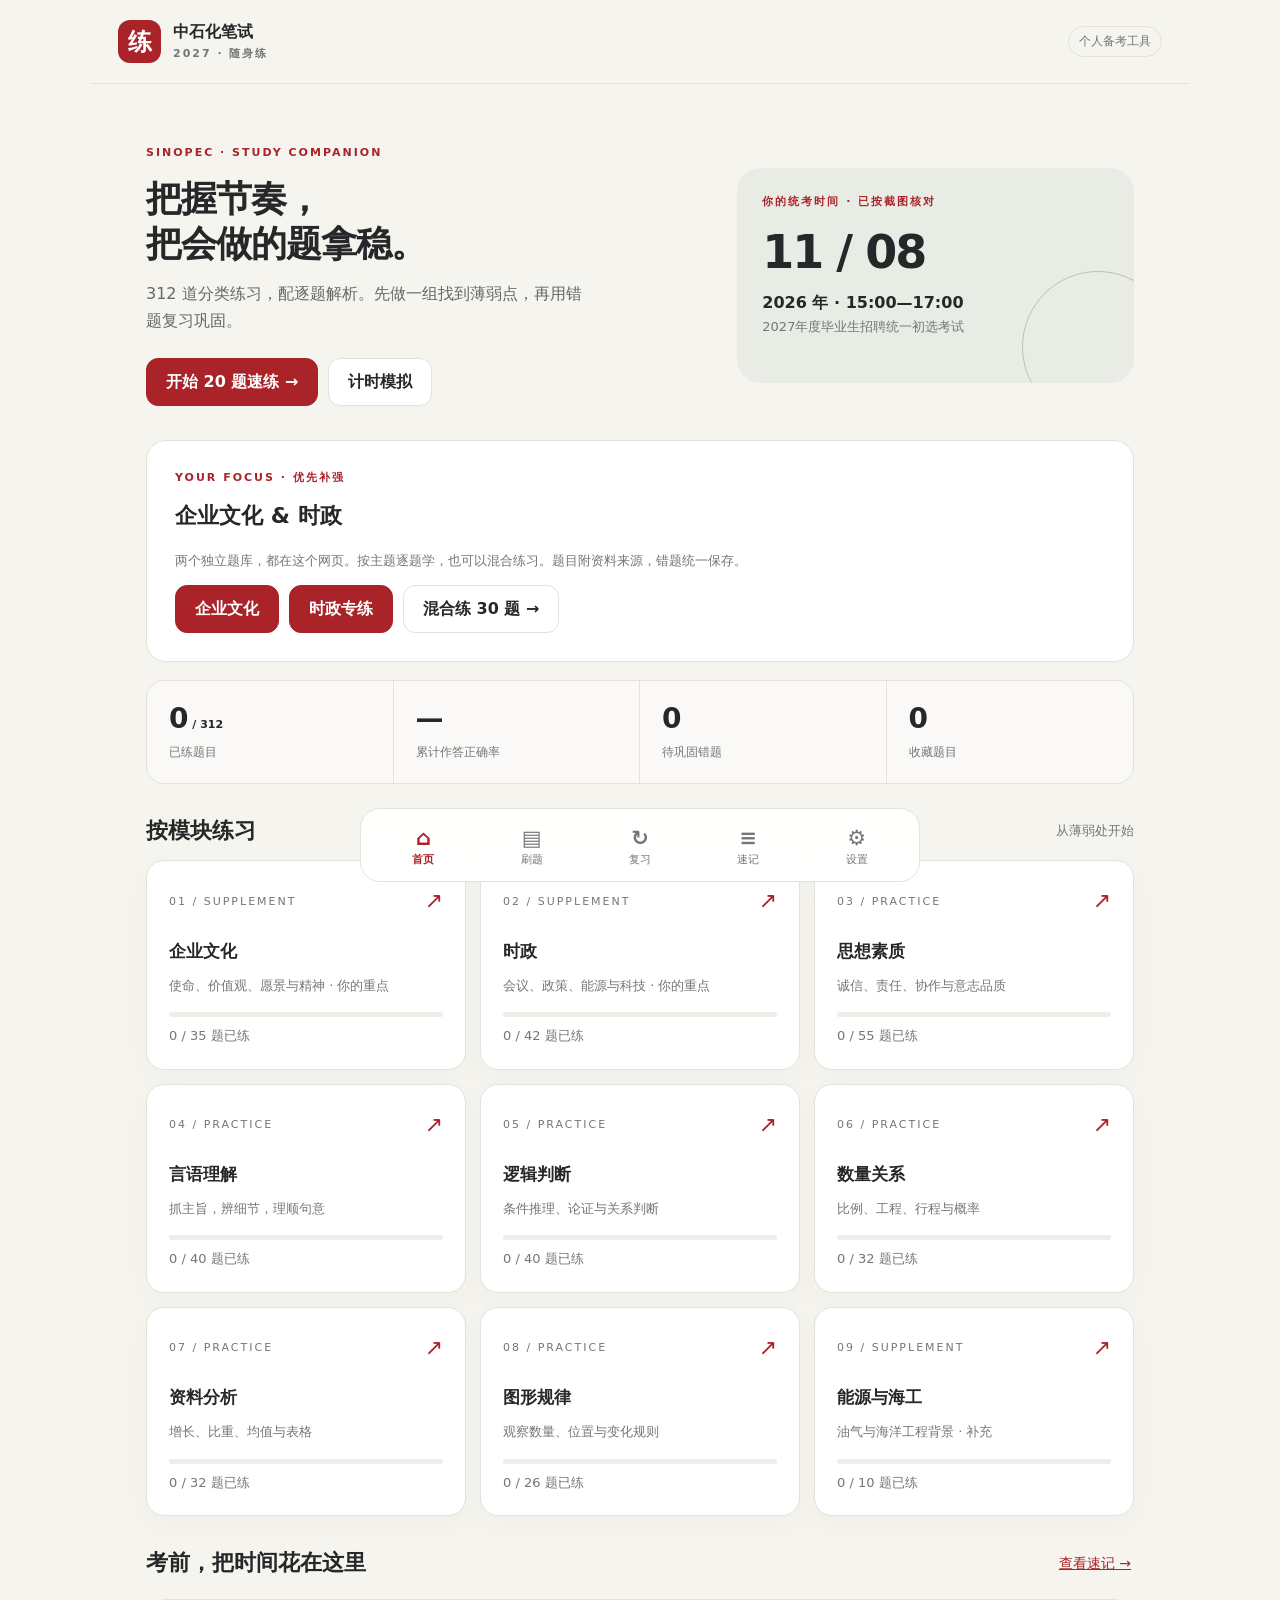
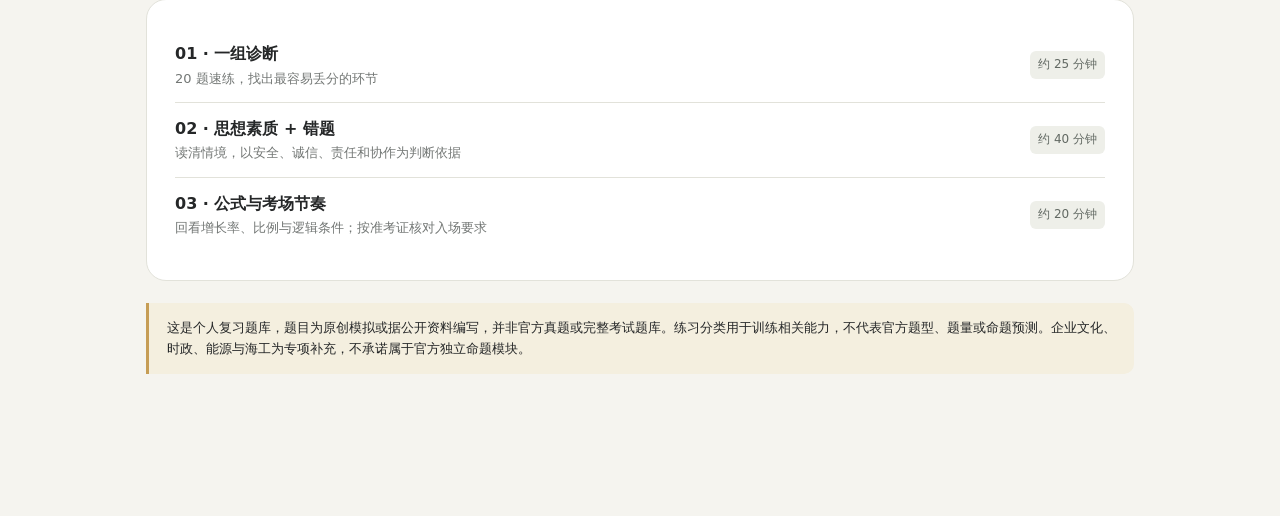
<file: sinopec/index.html>
<!doctype html>
<html lang="zh-CN"><head><meta charset="UTF-8"><meta name="viewport" content="width=device-width,initial-scale=1,viewport-fit=cover"><meta name="theme-color" content="#a92329"><meta name="description" content="中国石化2027届统一初选考试个人复习工具。原创模拟、错题复习、计时练习与考前速记。"><title>中石化笔试 · 随身练</title><style>:root{--red:#a92329;--ink:#252728;--muted:#737775;--paper:#f5f4ef;--line:#e2e2da;--green:#17745c;--soft:#fbeeed;--white:#fff;--shadow:0 8px 30px #24272207}*{box-sizing:border-box}body{margin:0;background:var(--paper);color:var(--ink);font-family:system-ui,-apple-system,"Segoe UI","Microsoft YaHei",sans-serif;line-height:1.65;font-size:16px}button,input,select{font:inherit}button,a,input,select{-webkit-tap-highlight-color:transparent}button{cursor:pointer}a{color:inherit}button:focus-visible,a:focus-visible,input:focus-visible,select:focus-visible,summary:focus-visible{outline:3px solid #d58f40;outline-offset:3px}.topbar{height:84px;max-width:1100px;margin:auto;padding:15px 28px;display:flex;align-items:center;justify-content:space-between;border-bottom:1px solid var(--line)}.brand{text-decoration:none;display:flex;align-items:center;gap:12px;font-weight:750;line-height:1.25}.brand-icon{display:grid;place-items:center;width:43px;height:43px;background:var(--red);color:white;border-radius:12px;font-size:24px;font-family:serif}.brand small{display:block;font-size:11px;letter-spacing:2px;color:var(--muted);margin-top:5px}.personal-label{font-size:12px;color:var(--muted);border:1px solid var(--line);padding:5px 10px;border-radius:20px}main{max-width:1044px;margin:0 auto;padding:32px 28px 120px}h1,h2,h3,p{margin-top:0}h1{font-size:36px;line-height:1.25;letter-spacing:-1px;margin-bottom:15px}h2{font-size:22px;line-height:1.4;margin-bottom:18px}h3{font-size:17px;margin-bottom:10px}.eyebrow{font-size:11px;letter-spacing:2px;color:var(--red);font-weight:750;margin-bottom:14px}.muted{color:var(--muted)}.small{font-size:13px}.tiny{font-size:11px}.hero{display:grid;grid-template-columns:1.4fr 1fr;gap:36px;padding:28px 0 34px;align-items:center}.hero p{max-width:440px;color:#626966;margin-bottom:24px}.hero-art{min-height:215px;background:#e9ece5;border-radius:24px;position:relative;padding:25px;overflow:hidden}.hero-art:after{content:"";width:150px;height:150px;border:1px solid #b6c2b3;border-radius:50%;position:absolute;right:-40px;bottom:-40px}.hero-art .date{font-size:46px;line-height:1.2;letter-spacing:-2px;font-weight:800;margin:10px 0}.tag{font-size:12px;border-radius:6px;padding:4px 8px;display:inline-flex;align-items:center;gap:5px;background:#eeefe9;color:#626963}.tag.red{background:var(--soft);color:var(--red)}.tag.green{background:#e6f3ec;color:var(--green)}.row{display:flex;align-items:center;gap:10px;flex-wrap:wrap}.spread{justify-content:space-between}.btn{display:inline-flex;justify-content:center;align-items:center;gap:8px;border:1px solid var(--line);background:white;border-radius:12px;min-height:46px;padding:10px 19px;text-decoration:none;font-weight:650;color:var(--ink)}.btn.primary{background:var(--red);border-color:var(--red);color:white}.btn.soft{background:#eeeFE9}.btn:disabled{opacity:.4;cursor:default}.btn.compact{font-size:13px;min-height:40px;padding:8px 12px}.text-btn{background:none;border:0;color:var(--red);padding:10px 3px;font-size:14px}.stats{display:grid;grid-template-columns:repeat(4,1fr);border:1px solid var(--line);background:#ffffff80;border-radius:18px;margin-bottom:32px;overflow:hidden}.stat{padding:18px 22px;border-right:1px solid var(--line)}.stat:last-child{border:0}.stat strong{display:block;font-size:28px;line-height:1.4;font-variant-numeric:tabular-nums}.stat span{font-size:12px;color:var(--muted)}.section-head{display:flex;align-items:center;justify-content:space-between;margin:26px 0 14px}.section-head h2{margin:0}.grid{display:grid;grid-template-columns:repeat(3,1fr);gap:14px}.card{background:white;border:1px solid var(--line);border-radius:18px;padding:22px;box-shadow:var(--shadow)}button.card{text-align:left;color:var(--ink);width:100%}.card p:last-child{margin:0}.module-top{display:flex;justify-content:space-between;align-items:center;margin-bottom:17px}.module-num{font-size:11px;letter-spacing:2px;color:var(--muted)}.module-arrow{color:var(--red);font-size:22px}.progress{height:5px;background:#edeee8;border-radius:5px;margin:16px 0 8px;overflow:hidden}.progress>i{display:block;background:var(--red);height:100%;border-radius:5px}.notice{border-left:3px solid #c69d55;background:#f4efdf;padding:14px 18px;font-size:13px;margin:22px 0;border-radius:0 10px 10px 0}.panel{background:white;border:1px solid var(--line);border-radius:20px;padding:28px;margin-bottom:18px}.subheading{font-size:14px;color:var(--muted);margin-top:-7px}.filters{display:grid;grid-template-columns:repeat(2,1fr);gap:15px}.field label{display:block;font-size:13px;color:var(--muted);margin-bottom:6px}input,select{width:100%;min-height:46px;border:1px solid var(--line);background:#fafbf8;border-radius:10px;padding:8px 12px;color:var(--ink)}input[type=checkbox]{width:18px;min-height:18px}.question-head{display:flex;justify-content:space-between;align-items:center;gap:12px;margin-bottom:16px}.timer{font-variant-numeric:tabular-nums;font-size:23px;font-weight:750;color:var(--red)}.question-stem{font-size:19px;font-weight:650;white-space:pre-wrap;line-height:1.8;margin:20px 0}.material{white-space:pre-wrap;overflow-x:auto;line-height:1.8;background:#f6f7f2;border:1px solid var(--line);border-radius:12px;padding:17px;font-size:14px}.visual{text-align:center;overflow:auto;padding:12px 0}.visual svg{max-width:100%;height:auto;max-height:340px}.options{display:grid;gap:11px;margin:22px 0}.option{width:100%;display:flex;align-items:flex-start;text-align:left;gap:12px;line-height:1.7;min-height:57px;border:1px solid var(--line);border-radius:12px;padding:13px 15px;background:#fff;color:var(--ink)}.option .letter{flex:0 0 28px;height:28px;border:1px solid #d9ded5;border-radius:8px;display:grid;place-items:center;line-height:1;font-size:13px;margin-top:1px}.option.selected{border-color:var(--red);background:#fcf0ef}.option.selected .letter{background:var(--red);border-color:var(--red);color:white}.option.correct{border-color:#49a180;background:#eef8f1}.option.wrong{border-color:#c87872;background:#fff1ee}.option.correct .letter{color:var(--green);background:#e2f1e8;border-color:#b5d7c6}.explanation{background:#eff5ee;border:1px solid #dce6d8;border-radius:13px;padding:20px;white-space:pre-wrap;font-size:15px}.explanation h3{white-space:normal;color:var(--green)}.explanation .tip{margin-top:12px;border-top:1px solid #d6e1d2;padding-top:12px;font-size:13px}.question-actions{display:flex;justify-content:space-between;gap:12px;flex-wrap:wrap;margin-top:24px}.q-grid{display:grid;grid-template-columns:repeat(auto-fill,minmax(38px,1fr));gap:7px;margin:14px 0}.q-number{min-height:38px;border:1px solid var(--line);border-radius:8px;background:#fff;font-size:12px}.q-number.done{background:#e4ecdf;border-color:#bcccaf}.q-number.current{outline:2px solid var(--red)}.q-number.bad{background:#f9dfdd;color:var(--red)}.q-number.good{background:#e1f0e5;color:var(--green)}details{border:1px solid var(--line);border-radius:13px;background:white;margin-bottom:12px;padding:0 18px}summary{cursor:pointer;padding:16px 0;font-weight:650}details>div{padding:0 0 18px;font-size:14px;line-height:1.85}details p{margin-bottom:10px}.bottom-nav{position:fixed;bottom:0;left:50%;transform:translateX(-50%);display:flex;justify-content:space-around;width:min(100%,560px);padding:9px 8px calc(9px + env(safe-area-inset-bottom));background:#ffffffed;backdrop-filter:blur(18px);border:1px solid var(--line);border-bottom:0;border-radius:20px 20px 0 0;z-index:10}.bottom-nav a{font-size:11px;color:var(--muted);text-decoration:none;display:flex;flex-direction:column;align-items:center;width:20%;gap:1px;padding:3px}.bottom-nav a span{font-size:21px;height:29px;font-weight:700}.bottom-nav a.active{color:var(--red);font-weight:750}.source-item{padding:14px 0;border-bottom:1px solid var(--line);word-break:break-word}.source-item:last-child{border-bottom:0}.source-item a{color:var(--red)}#toast{position:fixed;bottom:100px;left:50%;transform:translateX(-50%);max-width:90%;padding:11px 20px;border-radius:12px;background:#252728;color:white;font-size:14px;z-index:50;display:none}.empty{text-align:center;padding:40px 16px;color:var(--muted)}.score{font-size:64px;line-height:1.2;color:var(--red);font-weight:800;letter-spacing:-2px}.score small{font-size:20px;color:var(--muted);letter-spacing:0}.list-row{display:flex;align-items:center;justify-content:space-between;padding:13px 0;border-bottom:1px solid var(--line);gap:10px}.list-row:last-child{border:0}.guide-table{width:100%;border-collapse:collapse;font-size:14px}.guide-table td,.guide-table th{border-bottom:1px solid var(--line);padding:11px 7px;text-align:left;vertical-align:top}.guide-table th{white-space:nowrap}.wrap-table{overflow:auto}.break{overflow-wrap:anywhere}.checkline{display:flex;align-items:center;gap:10px;font-size:14px}.full{width:100%}.divider{height:1px;background:var(--line);margin:20px 0}.long-copy{white-space:pre-wrap}.pill-list{display:flex;gap:8px;flex-wrap:wrap;margin:16px 0}.pill-list .btn{border-radius:22px;font-size:13px}.result-question{font-size:14px;line-height:1.7}.urgent{color:var(--red)}body.large{font-size:18px}body.large .question-stem{font-size:22px}body.large .option{font-size:19px}@media(max-width:700px){.topbar{height:73px;padding:12px 20px}main{padding:18px 18px 112px}.hero{grid-template-columns:1fr;gap:20px;padding:16px 0 24px}h1{font-size:31px}.hero-art{min-height:0;padding:18px 21px;display:grid;grid-template-columns:1fr auto;gap:0 15px;align-items:center}.hero-art .date{grid-column:2;grid-row:1/4;font-size:34px;margin:0}.hero-art .small{font-size:12px}.hero-art .eyebrow{margin-bottom:2px}.hero p{margin-bottom:19px}.grid{grid-template-columns:repeat(2,1fr);gap:11px}.card{padding:16px;border-radius:15px}.card h3{font-size:16px}.stats{margin-bottom:24px;border-radius:14px}.stat{padding:13px 10px;text-align:center}.stat strong{font-size:23px}.stat span{font-size:10px}.panel{padding:20px 17px;border-radius:16px}.question-stem{font-size:18px}.filters{gap:12px}.question-actions .btn{padding:10px 15px}.section-head h2{font-size:20px}.option{font-size:15px;padding:12px}.notice{padding:13px 14px}.module-top{margin-bottom:10px}.personal-label{font-size:10px}.btn{font-size:14px}}@media(min-width:1000px){.bottom-nav{bottom:18px;border-bottom:1px solid var(--line);border-radius:20px;padding-bottom:9px}}@media(prefers-reduced-motion:no-preference){button,a{transition:background .15s,border-color .15s}.card:hover{border-color:#c9aca5;transform:translateY(-1px)}}
</style></head>
<body><header class="topbar"><a href="#home" class="brand"><span class="brand-icon">练</span><span>中石化笔试<small>2027 · 随身练</small></span></a><span class="personal-label">个人备考工具</span></header><main id="app"></main><nav class="bottom-nav" aria-label="主要导航"><a href="#home" data-nav="home"><span>⌂</span>首页</a><a href="#practice" data-nav="practice"><span>▤</span>刷题</a><a href="#review" data-nav="review"><span>↻</span>复习</a><a href="#guide" data-nav="guide"><span>≡</span>速记</a><a href="#settings" data-nav="settings"><span>⚙</span>设置</a></nav><div id="toast" role="status" aria-live="polite"></div><script>const DATA={"version":"2026.11.07","updatedAt":"2026-11-07","questions":[{"id":"Q001","category":"数量关系","topic":"工程合作","difficulty":1,"stem":"一项工程，甲单独完成需12天，乙单独完成需18天。两人效率不变，从开工起合作，多少天完成？","options":["7.2天","6天","7.5天","15天"],"answer":0,"explanation":"把工程量设为36份，甲每天完成3份，乙每天完成2份；合作需36÷5＝7.2天。易错点：不能把两人的单独用时直接取平均。","tip":"工程量可设为单独用时的最小公倍数。","sourceIds":[],"provenance":"原创模拟","priority":"核心","examSection":"思维能力"},{"id":"Q002","category":"数量关系","topic":"反求效率","difficulty":1,"stem":"甲、乙合作6天完成一项工作，甲单独完成需10天。乙单独完成需多少天？","options":["12天","15天","16天","18天"],"answer":1,"explanation":"乙每天完成总量的1/6－1/10＝1/15，因此单独完成需15天。易错点：应相减的是效率，不是时间。","tip":"先把时间换成单位时间工作量。","sourceIds":[],"provenance":"原创模拟","priority":"核心","examSection":"思维能力"},{"id":"Q003","category":"数量关系","topic":"进排水","difficulty":1,"stem":"水池初始为空。进水管单独8小时注满，排水管单独12小时排空满池；进、排水流量恒定。同时打开两管，多少小时可注满？","options":["4小时","10小时","24小时","20小时"],"answer":2,"explanation":"净流入速度为1/8－1/12＝1/24池/小时，所以注满需24小时。易错点：排水效率应扣除。","tip":"同时进排时使用净流量。","sourceIds":[],"provenance":"原创模拟","priority":"核心","examSection":"思维能力"},{"id":"Q004","category":"数量关系","topic":"分阶段工程","difficulty":2,"stem":"6名工人按相同且恒定的效率完成一项工作需15天。6人先工作5天后，增加4名同效率工人。剩余工作还需多少天？","options":["5天","9天","10天","6天"],"answer":3,"explanation":"总工作量为6×15＝90人天，已完成6×5＝30人天，剩60人天。增加后共10人，还需60÷10＝6天。易错点：题目问剩余时间，不是总工期11天。","tip":"先算剩余工作量，再除以新人数。","sourceIds":[],"provenance":"原创模拟","priority":"核心","examSection":"思维能力"},{"id":"Q005","category":"数量关系","topic":"相向行程","difficulty":1,"stem":"甲、乙两车从相距300千米的两地同时相向出发，速度分别为60千米/小时、40千米/小时。多少小时后相遇？","options":["3小时","2小时","5小时","7.5小时"],"answer":0,"explanation":"相向运动的距离缩短速度是60＋40＝100千米/小时，300÷100＝3小时。易错点：相遇用速度和。","tip":"相遇：路程÷速度和。","sourceIds":[],"provenance":"原创模拟","priority":"核心","examSection":"思维能力"},{"id":"Q006","category":"数量关系","topic":"追及行程","difficulty":1,"stem":"甲、乙同向匀速行驶。甲在前方30千米，速度50千米/小时；乙在后方，速度60千米/小时。从此时算起，乙几小时后追上甲？","options":["0.5小时","3小时","2小时","6小时"],"answer":1,"explanation":"追赶时每小时缩短60－50＝10千米，30÷10＝3小时。易错点：不能用乙的速度60直接除距离差。","tip":"追及：初始间距÷速度差。","sourceIds":[],"provenance":"原创模拟","priority":"核心","examSection":"思维能力"},{"id":"Q007","category":"数量关系","topic":"平均速度","difficulty":2,"stem":"某车沿原路往返两地，去程速度40千米/小时，返程速度60千米/小时，中途不停留。全程平均速度是多少？","options":["45千米/小时","50千米/小时","48千米/小时","52千米/小时"],"answer":2,"explanation":"设单程120千米，则去程3小时、返程2小时；全程240千米÷5小时＝48千米/小时。易错点：等路程往返不能取速度的算术平均数。","tip":"平均速度＝总路程÷总时间。","sourceIds":[],"provenance":"原创模拟","priority":"核心","examSection":"思维能力"},{"id":"Q008","category":"数量关系","topic":"流水行船","difficulty":1,"stem":"一艘船在同一河段顺流速度为18千米/小时，逆流速度为12千米/小时。若船在静水中的速度和水流速度均不变，水流速度是多少？","options":["6千米/小时","12千米/小时","15千米/小时","3千米/小时"],"answer":3,"explanation":"顺流＝船速＋水速，逆流＝船速－水速。两式相减得2倍水速为6，所以水速为3。易错点：15是静水船速。","tip":"水速＝（顺流速度－逆流速度）÷2。","sourceIds":[],"provenance":"原创模拟","priority":"核心","examSection":"思维能力"},{"id":"Q009","category":"数量关系","topic":"折扣利润","difficulty":2,"stem":"一件商品成本80元，先按成本加价50%标价，再按标价打八折出售。以成本为分母的利润率是多少？","options":["20%","10%","25%","30%"],"answer":0,"explanation":"标价80×1.5＝120元，售价120×0.8＝96元，利润16元，利润率16÷80＝20%。易错点：折扣作用于标价，利润率分母是成本。","tip":"连续变化按倍率连乘。","sourceIds":[],"provenance":"原创模拟","priority":"核心","examSection":"思维能力"},{"id":"Q010","category":"数量关系","topic":"利润率与销售利润率","difficulty":2,"stem":"某批商品销售收入5400元，成本4500元。以销售收入为分母的销售利润率约为多少？","options":["15%","16.67%","20%","25%"],"answer":1,"explanation":"利润5400－4500＝900元；题目明确分母是销售收入，因此900÷5400＝16.67%。易错点：900÷4500＝20%是成本利润率。","tip":"看清利润率的分母。","sourceIds":[],"provenance":"原创模拟","priority":"核心","examSection":"思维能力"},{"id":"Q011","category":"数量关系","topic":"溶液混合","difficulty":2,"stem":"将300克浓度20%的盐水与100克浓度50%的盐水混合，不发生损耗。混合后浓度是多少？","options":["25%","30%","27.5%","35%"],"answer":2,"explanation":"盐总量300×20%＋100×50%＝110克，总溶液400克，浓度110÷400＝27.5%。易错点：两份溶液质量不同，不能直接平均浓度。","tip":"混合问题先守恒溶质质量。","sourceIds":[],"provenance":"原创模拟","priority":"核心","examSection":"思维能力"},{"id":"Q012","category":"数量关系","topic":"稀释","difficulty":1,"stem":"200克浓度30%的盐水中加入100克纯水，不发生损耗。所得盐水浓度是多少？","options":["10%","15%","25%","20%"],"answer":3,"explanation":"盐质量保持200×30%＝60克；加水后溶液总质量300克，60÷300＝20%。易错点：纯水只增加溶液质量。","tip":"加水前后溶质不变。","sourceIds":[],"provenance":"原创模拟","priority":"核心","examSection":"思维能力"},{"id":"Q013","category":"数量关系","topic":"二集合容斥","difficulty":2,"stem":"某单位80人，参加英语培训45人，参加计算机培训38人，两项都参加16人。两项都未参加的有多少人？","options":["13人","3人","16人","29人"],"answer":0,"explanation":"至少参加一项的有45＋38－16＝67人，两项都未参加80－67＝13人。易错点：交集被重复计算一次，应减去一次。","tip":"两集合并集＝甲＋乙－交集。","sourceIds":[],"provenance":"原创模拟","priority":"核心","examSection":"思维能力"},{"id":"Q014","category":"数量关系","topic":"三集合容斥","difficulty":3,"stem":"100人中，参加A、B、C培训的分别有60、50、40人；同时参加A和B、A和C、B和C的分别有30、20、25人（均含三项都参加者），三项都参加15人。三项都不参加的有多少人？","options":["5人","10人","15人","25人"],"answer":1,"explanation":"并集＝60＋50＋40－30－20－25＋15＝90人，所以都不参加100－90＝10人。易错点：两两交集均包含三项交集，最后要加回三项交集。","tip":"三集合容斥：单项和－两两交集和＋三项交集。","sourceIds":[],"provenance":"原创模拟","priority":"核心","examSection":"思维能力"},{"id":"Q015","category":"数量关系","topic":"比例分配","difficulty":1,"stem":"甲、乙两组人数之比为3∶5，共64人。乙组比甲组多多少人？","options":["8人","24人","16人","40人"],"answer":2,"explanation":"一份为64÷8＝8人；两组相差2份，因此相差16人。易错点：40人是乙组总人数。","tip":"先求一份，再求所问份数。","sourceIds":[],"provenance":"原创模拟","priority":"核心","examSection":"思维能力"},{"id":"Q016","category":"数量关系","topic":"年龄方程","difficulty":2,"stem":"父亲现在的年龄是儿子的3倍，10年后父亲年龄是儿子的2倍。儿子现在多少岁？","options":["5岁","15岁","20岁","10岁"],"answer":3,"explanation":"设儿子现年x岁，父亲3x岁；3x＋10＝2(x＋10)，解得x＝10。易错点：10年后两人的年龄都要增加10。","tip":"年龄差不变，倍数随时间改变。","sourceIds":[],"provenance":"原创模拟","priority":"核心","examSection":"思维能力"},{"id":"Q017","category":"数量关系","topic":"数列：差分","difficulty":1,"stem":"按“相邻差依次为连续奇数”的规律补全数列：3，8，15，24，35，（ ）。","options":["48","46","47","49"],"answer":0,"explanation":"相邻差为5、7、9、11，下一差为13，因此35＋13＝48。易错点：观察的是相邻差的规律。","tip":"一阶差不恒定时，再看差分。","sourceIds":[],"provenance":"原创模拟","priority":"核心","examSection":"思维能力"},{"id":"Q018","category":"数量关系","topic":"数列：等比","difficulty":1,"stem":"按固定倍数递推，数列2，6，18，54的下一项是什么？","options":["108","162","144","216"],"answer":1,"explanation":"每项都是前一项的3倍，54×3＝162。易错点：相邻差6、12等并非此序列实际差值。","tip":"优先检查相邻项比值。","sourceIds":[],"provenance":"原创模拟","priority":"核心","examSection":"思维能力"},{"id":"Q019","category":"数量关系","topic":"数列：阶乘","difficulty":1,"stem":"按依次乘2、3、4、5……的规律，1，2，6，24，120的下一项是什么？","options":["240","600","720","840"],"answer":2,"explanation":"依次乘2、3、4、5，下一步乘6，120×6＝720。易错点：乘数本身在递增。","tip":"相邻项倍数可构成新的数列。","sourceIds":[],"provenance":"原创模拟","priority":"核心","examSection":"思维能力"},{"id":"Q020","category":"数量关系","topic":"数列：递推","difficulty":1,"stem":"每一项均为前一项的2倍减1：4，7，13，25，49，（ ）。","options":["95","96","99","97"],"answer":3,"explanation":"规则为a(n＋1)＝2a(n)－1，所以49×2－1＝97。易错点：不能只把49翻倍。","tip":"验证一个递推式是否适用于所有已知相邻项。","sourceIds":[],"provenance":"原创模拟","priority":"核心","examSection":"思维能力"},{"id":"Q021","category":"数量关系","topic":"概率：不放回","difficulty":2,"stem":"袋中有3个红球、2个蓝球，球除颜色外相同。不放回随机取2个球，两个都是红球的概率是多少？","options":["3/10","1/5","2/5","9/25"],"answer":0,"explanation":"概率＝3/5×2/4＝3/10；也可用组合数C(3,2)/C(5,2)。易错点：不放回后总球数与红球数都减少。","tip":"分步计算时随抽取更新分母。","sourceIds":[],"provenance":"原创模拟","priority":"核心","examSection":"思维能力"},{"id":"Q022","category":"数量关系","topic":"概率：等可能样本","difficulty":2,"stem":"独立投掷两枚公平六面骰子，点数和等于7的概率是多少？","options":["1/12","1/6","5/36","7/36"],"answer":1,"explanation":"36种有序结果等可能，和为7的有(1,6)、(2,5)、(3,4)、(4,3)、(5,2)、(6,1)，共6种，概率6/36＝1/6。易错点：点数和2到12并不等可能。","tip":"列举等可能的基本结果。","sourceIds":[],"provenance":"原创模拟","priority":"核心","examSection":"思维能力"},{"id":"Q023","category":"数量关系","topic":"排列：不同职位","difficulty":1,"stem":"从5人中选出队长和副队长各1人，且不能由同一人兼任。有多少种选法？","options":["10种","15种","20种","25种"],"answer":2,"explanation":"队长有5种选择，副队长剩4种，5×4＝20。易错点：职位不同，需要区分顺序。","tip":"有角色区分用排列。","sourceIds":[],"provenance":"原创模拟","priority":"核心","examSection":"思维能力"},{"id":"Q024","category":"数量关系","topic":"组合：分类选择","difficulty":2,"stem":"从4名女员工、3名男员工中选出2名女员工和1名男员工组成小组，小组内不设职位。有多少种选法？","options":["12种","24种","36种","18种"],"answer":3,"explanation":"选女员工有C(4,2)＝6种，选男员工有3种，合计6×3＝18种。易错点：组内不区分顺序，不能用4×3选两名女生。","tip":"分类独立选择用乘法，组内无序用组合。","sourceIds":[],"provenance":"原创模拟","priority":"核心","examSection":"思维能力"},{"id":"Q025","category":"数量关系","topic":"排列：捆绑法","difficulty":2,"stem":"甲、乙、丙、丁4人排成一行，要求甲、乙相邻。共有多少种不同排法？","options":["12种","6种","8种","16种"],"answer":0,"explanation":"把甲乙看成一个整体，与丙丁形成3个对象，共3!＝6种；甲乙内部有2种顺序，所以12种。易错点：不能漏掉甲乙内部交换。","tip":"必须相邻先捆绑，再乘内部排列数。","sourceIds":[],"provenance":"原创模拟","priority":"核心","examSection":"思维能力"},{"id":"Q026","category":"数量关系","topic":"平均数","difficulty":1,"stem":"5人的平均分为72分，其中1人为80分。其余4人的平均分是多少？","options":["68分","70分","71分","74分"],"answer":1,"explanation":"总分5×72＝360，剩余4人总分360－80＝280，平均280÷4＝70。易错点：删去一人后人数也要减1。","tip":"平均数问题先还原总量。","sourceIds":[],"provenance":"原创模拟","priority":"核心","examSection":"思维能力"},{"id":"Q027","category":"数量关系","topic":"加权平均","difficulty":1,"stem":"采购原料两批：30千克每千克10元，20千克每千克15元。全部原料的平均采购单价是多少？","options":["11元/千克","12.5元/千克","12元/千克","13元/千克"],"answer":2,"explanation":"总费用30×10＋20×15＝600元，总量50千克，均价600÷50＝12。易错点：数量不等，不能直接平均两个单价。","tip":"均价＝总金额÷总数量。","sourceIds":[],"provenance":"原创模拟","priority":"核心","examSection":"思维能力"},{"id":"Q028","category":"数量关系","topic":"余数问题","difficulty":2,"stem":"一个正整数除以5余2，除以3余1。满足条件的最小正整数是多少？","options":["2","12","17","7"],"answer":3,"explanation":"除以5余2的正整数依次为2、7、12、17……，其中最小且除以3余1的是7。易错点：要同时满足两条件。","tip":"从较大模数的余数序列试起。","sourceIds":[],"provenance":"原创模拟","priority":"核心","examSection":"思维能力"},{"id":"Q029","category":"数量关系","topic":"效率与时间","difficulty":2,"stem":"完成固定工作量，效率提高20%，所需时间比原来约减少百分之几？","options":["16.67%","20%","25%","30%"],"answer":0,"explanation":"原效率设为1、新效率1.2，则新时间为原来的1/1.2＝5/6；减少1/6≈16.67%。易错点：效率增幅和时间降幅分母不同。","tip":"工作量一定时，效率与时间成反比。","sourceIds":[],"provenance":"原创模拟","priority":"核心","examSection":"思维能力"},{"id":"Q030","category":"数量关系","topic":"几何：平方关系","difficulty":2,"stem":"圆的半径增加20%，面积增加百分之几？","options":["20%","44%","40%","48%"],"answer":1,"explanation":"面积与半径平方成正比，新面积为原来的1.2²＝1.44倍，所以增加44%。易错点：面积的变化不是半径变化的两倍。","tip":"长度倍率平方后得到面积倍率。","sourceIds":[],"provenance":"原创模拟","priority":"核心","examSection":"思维能力"},{"id":"Q031","category":"数量关系","topic":"统筹：工序并行","difficulty":2,"stem":"工序A需4小时、B需6小时，两者可同时开始。工序C需3小时，必须等A、B全部结束后才能开始。资源充足且工序不可缩短，最短总工期是多少？","options":["7小时","10小时","9小时","13小时"],"answer":2,"explanation":"A、B并行时6小时后均完成，再做C需3小时，总工期6＋3＝9小时。易错点：可并行的工序不应全部相加。","tip":"有前后约束时找最长依赖路径。","sourceIds":[],"provenance":"原创模拟","priority":"核心","examSection":"思维能力"},{"id":"Q032","category":"数量关系","topic":"最优化：整数约束","difficulty":1,"stem":"运输30吨货物，每辆货车每趟最多载8吨，每辆车只安排一趟。至少需要多少辆车？","options":["3辆","3.75辆","5辆","4辆"],"answer":3,"explanation":"30÷8＝3.75，但车辆数必须为整数且运力不少于30吨，所以向上取整为4辆。易错点：不能四舍五入到不足运力的数量。","tip":"满足“至少”的整数资源题通常向上取整。","sourceIds":[],"provenance":"原创模拟","priority":"核心","examSection":"思维能力"},{"id":"Q033","category":"资料分析","topic":"增长率","difficulty":1,"stem":"根据资料A，2025年甲产品产量同比增长多少？","options":["20%","16.67%","25%","40%"],"answer":0,"explanation":"2025年比2024年增加120－100＝20万吨，同比增长20÷100＝20%。易错点：基期应是2024年。","tip":"增长率＝增长量÷基期量。","sourceIds":[],"provenance":"原创模拟","priority":"核心","examSection":"思维能力","material":"【自编资料A：某企业产量】\n年度　甲产品（万吨）　乙产品（万吨）\n2023　80　120\n2024　100　150\n2025　120　180\n表中数值均为该年度产量。"},{"id":"Q034","category":"资料分析","topic":"比重","difficulty":1,"stem":"根据资料A，2025年乙产品占两种产品总产量的比重为多少？","options":["40%","60%","50%","66.67%"],"answer":1,"explanation":"2025年总产量120＋180＝300万吨，乙产品比重180÷300＝60%。易错点：分母不是甲产品产量。","tip":"比重＝部分量÷整体量。","sourceIds":[],"provenance":"原创模拟","priority":"核心","examSection":"思维能力","material":"【自编资料A：某企业产量】\n年度　甲产品（万吨）　乙产品（万吨）\n2023　80　120\n2024　100　150\n2025　120　180\n表中数值均为该年度产量。"},{"id":"Q035","category":"资料分析","topic":"间隔增长率","difficulty":2,"stem":"根据资料A，2025年甲产品产量比2023年增长多少？","options":["40%","44%","50%","60%"],"answer":2,"explanation":"间隔增长率为(120－80)÷80＝50%。也可算1.25×1.2－1＝50%。易错点：相邻两年的增长率不能直接相加。","tip":"间隔增长可直接用两端数据。","sourceIds":[],"provenance":"原创模拟","priority":"核心","examSection":"思维能力","material":"【自编资料A：某企业产量】\n年度　甲产品（万吨）　乙产品（万吨）\n2023　80　120\n2024　100　150\n2025　120　180\n表中数值均为该年度产量。"},{"id":"Q036","category":"资料分析","topic":"增长量比较","difficulty":1,"stem":"根据资料A，2024年两种产品总产量较上年增加多少万吨？","options":["20万吨","30万吨","60万吨","50万吨"],"answer":3,"explanation":"2024年总产量250，2023年总产量200，增长量50万吨。易错点：题目问两种合计。","tip":"同一口径先求合计再比较。","sourceIds":[],"provenance":"原创模拟","priority":"核心","examSection":"思维能力","material":"【自编资料A：某企业产量】\n年度　甲产品（万吨）　乙产品（万吨）\n2023　80　120\n2024　100　150\n2025　120　180\n表中数值均为该年度产量。"},{"id":"Q037","category":"资料分析","topic":"合计利润","difficulty":1,"stem":"根据资料B，四项业务利润合计多少万元？","options":["500万元","400万元","480万元","520万元"],"answer":0,"explanation":"收入合计2000万元，成本合计1500万元，利润500万元。易错点：应汇总全部四项业务。","tip":"整体利润等于整体收入减整体成本。","sourceIds":[],"provenance":"原创模拟","priority":"核心","examSection":"思维能力","material":"【自编资料B：业务收入与成本】\n业务　收入（万元）　成本（万元）\nA　800　600\nB　600　420\nC　400　300\nD　200　180\n本题利润＝收入－成本，不考虑其他项目。"},{"id":"Q038","category":"资料分析","topic":"利润率比较","difficulty":2,"stem":"根据资料B，以收入为分母计算，各业务中销售利润率最高的是哪项？","options":["A业务","B业务","C业务","D业务"],"answer":1,"explanation":"A为200/800＝25%，B为180/600＝30%，C为100/400＝25%，D为20/200＝10%，所以B最高。易错点：利润绝对额最大不等于利润率最高。","tip":"比较比率时统一分母口径。","sourceIds":[],"provenance":"原创模拟","priority":"核心","examSection":"思维能力","material":"【自编资料B：业务收入与成本】\n业务　收入（万元）　成本（万元）\nA　800　600\nB　600　420\nC　400　300\nD　200　180\n本题利润＝收入－成本，不考虑其他项目。"},{"id":"Q039","category":"资料分析","topic":"利润占比","difficulty":1,"stem":"根据资料B，A业务利润占全部业务利润的比重是多少？","options":["25%","30%","40%","50%"],"answer":2,"explanation":"A利润200万元，全部利润500万元，比重200÷500＝40%。易错点：收入占比与利润占比是不同指标。","tip":"分子分母保持同一指标。","sourceIds":[],"provenance":"原创模拟","priority":"核心","examSection":"思维能力","material":"【自编资料B：业务收入与成本】\n业务　收入（万元）　成本（万元）\nA　800　600\nB　600　420\nC　400　300\nD　200　180\n本题利润＝收入－成本，不考虑其他项目。"},{"id":"Q040","category":"资料分析","topic":"整体利润率","difficulty":2,"stem":"根据资料B，全部业务以收入为分母的销售利润率是多少？","options":["22.5%","27.5%","30%","25%"],"answer":3,"explanation":"全部利润500万元，全部收入2000万元，500÷2000＝25%。易错点：不能把四项业务利润率简单平均为22.5%。","tip":"整体比率用总分子除以总分母。","sourceIds":[],"provenance":"原创模拟","priority":"核心","examSection":"思维能力","material":"【自编资料B：业务收入与成本】\n业务　收入（万元）　成本（万元）\nA　800　600\nB　600　420\nC　400　300\nD　200　180\n本题利润＝收入－成本，不考虑其他项目。"},{"id":"Q041","category":"资料分析","topic":"全年合计","difficulty":1,"stem":"根据资料C，全年发电量是多少万千瓦时？","options":["600","450","550","650"],"answer":0,"explanation":"全年为120＋150＋180＋150＝600万千瓦时。易错点：这些是单季值，可以直接相加。","tip":"先区分单期值与累计值。","sourceIds":[],"provenance":"原创模拟","priority":"核心","examSection":"思维能力","material":"【自编资料C：发电量】\n季度　发电量（万千瓦时）\n第一季度　120\n第二季度　150\n第三季度　180\n第四季度　150\n表中各季度均为单季值。"},{"id":"Q042","category":"资料分析","topic":"环比下降率","difficulty":2,"stem":"根据资料C，第四季度发电量较第三季度约下降多少？","options":["20%","16.67%","25%","30%"],"answer":1,"explanation":"下降量180－150＝30，下降率30÷180≈16.67%。易错点：下降率分母是第三季度的180。","tip":"环比以紧邻前一期为基期。","sourceIds":[],"provenance":"原创模拟","priority":"核心","examSection":"思维能力","material":"【自编资料C：发电量】\n季度　发电量（万千瓦时）\n第一季度　120\n第二季度　150\n第三季度　180\n第四季度　150\n表中各季度均为单季值。"},{"id":"Q043","category":"资料分析","topic":"季度平均","difficulty":1,"stem":"根据资料C，下半年平均每季度发电量为多少万千瓦时？","options":["150","160","165","170"],"answer":2,"explanation":"下半年包括第三、第四季度，平均(180＋150)÷2＝165。易错点：下半年不是后三个季度。","tip":"确认统计期包含的期数。","sourceIds":[],"provenance":"原创模拟","priority":"核心","examSection":"思维能力","material":"【自编资料C：发电量】\n季度　发电量（万千瓦时）\n第一季度　120\n第二季度　150\n第三季度　180\n第四季度　150\n表中各季度均为单季值。"},{"id":"Q044","category":"资料分析","topic":"比重差","difficulty":2,"stem":"根据资料C，第三季度发电量占全年的比重，比第一季度高多少个百分点？","options":["8个百分点","15个百分点","50个百分点","10个百分点"],"answer":3,"explanation":"第三季度占180/600＝30%，第一季度占120/600＝20%，相差10个百分点。易错点：百分点是百分比直接相减。","tip":"比重差用百分点，不用百分比增幅。","sourceIds":[],"provenance":"原创模拟","priority":"核心","examSection":"思维能力","material":"【自编资料C：发电量】\n季度　发电量（万千瓦时）\n第一季度　120\n第二季度　150\n第三季度　180\n第四季度　150\n表中各季度均为单季值。"},{"id":"Q045","category":"资料分析","topic":"总增长率","difficulty":2,"stem":"根据资料D，2025年全部客户数同比增长约多少？","options":["33.33%","25%","30%","40%"],"answer":0,"explanation":"2024年共3000户，2025年共4000户，增加1000户，增长1000/3000≈33.33%。易错点：整体增长率不是四地区增速的简单平均。","tip":"汇总后计算整体增幅。","sourceIds":[],"provenance":"原创模拟","priority":"核心","examSection":"思维能力","material":"【自编资料D：客户数量】\n地区　2024年客户（户）　2025年客户（户）\n东部　1000　1200\n中部　800　1000\n西部　600　900\n北部　600　900"},{"id":"Q046","category":"资料分析","topic":"比重变化","difficulty":2,"stem":"根据资料D，东部客户占全部客户的比重，2025年比2024年约如何变化？","options":["提高3.33个百分点","下降3.33个百分点","下降10个百分点","保持不变"],"answer":1,"explanation":"东部2024年占1000/3000≈33.33%，2025年占1200/4000＝30%，下降约3.33个百分点。易错点：数量增长不代表比重提高。","tip":"部分增长慢于整体时，比重下降。","sourceIds":[],"provenance":"原创模拟","priority":"核心","examSection":"思维能力","material":"【自编资料D：客户数量】\n地区　2024年客户（户）　2025年客户（户）\n东部　1000　1200\n中部　800　1000\n西部　600　900\n北部　600　900"},{"id":"Q047","category":"资料分析","topic":"增长贡献率","difficulty":2,"stem":"根据资料D，西部客户增长量占全部客户增长量的比重是多少？","options":["22.5%","25%","30%","50%"],"answer":2,"explanation":"西部增长900－600＝300户，全体增长1000户，贡献占比300/1000＝30%。易错点：不是西部2025年客户量占比22.5%。","tip":"贡献率通常比较增长量。","sourceIds":[],"provenance":"原创模拟","priority":"核心","examSection":"思维能力","material":"【自编资料D：客户数量】\n地区　2024年客户（户）　2025年客户（户）\n东部　1000　1200\n中部　800　1000\n西部　600　900\n北部　600　900"},{"id":"Q048","category":"资料分析","topic":"增长率排序","difficulty":2,"stem":"根据资料D，2025年客户同比增长率最高的地区是哪一项？","options":["只有东部","只有中部","只有西部","西部和北部并列"],"answer":3,"explanation":"东部20%，中部25%，西部50%，北部50%，所以西部、北部并列最高。易错点：注意“并列”与“唯一”。","tip":"逐项计算，保留可能的并列结果。","sourceIds":[],"provenance":"原创模拟","priority":"核心","examSection":"思维能力","material":"【自编资料D：客户数量】\n地区　2024年客户（户）　2025年客户（户）\n东部　1000　1200\n中部　800　1000\n西部　600　900\n北部　600　900"},{"id":"Q049","category":"资料分析","topic":"单位量比较","difficulty":1,"stem":"根据资料E，单位产品能耗最低的是哪家工厂？","options":["乙厂","甲厂","丙厂","三厂相同"],"answer":0,"explanation":"甲10/50＝0.20，乙12/80＝0.15，丙25/100＝0.25吨标准煤/吨，乙最低。易错点：不能仅比较总能耗。","tip":"效率类指标先看分子分母。","sourceIds":[],"provenance":"原创模拟","priority":"核心","examSection":"思维能力","material":"【自编资料E：生产与能耗】\n工厂　产量（万吨）　能耗（万吨标准煤）\n甲　50　10\n乙　80　12\n丙　100　25\n单位产品能耗＝能耗÷产量。"},{"id":"Q050","category":"资料分析","topic":"综合平均","difficulty":2,"stem":"根据资料E，三厂合计单位产品能耗约为多少吨标准煤/吨？","options":["0.150","0.204","0.200","0.250"],"answer":1,"explanation":"总能耗47万吨标准煤，总产量230万吨，比值47/230≈0.204。易错点：三厂产量不等，不能简单平均三个单位能耗。","tip":"综合平均以产量为权重。","sourceIds":[],"provenance":"原创模拟","priority":"核心","examSection":"思维能力","material":"【自编资料E：生产与能耗】\n工厂　产量（万吨）　能耗（万吨标准煤）\n甲　50　10\n乙　80　12\n丙　100　25\n单位产品能耗＝能耗÷产量。"},{"id":"Q051","category":"资料分析","topic":"节约量","difficulty":2,"stem":"根据资料E，若丙厂保持产量不变，将单位产品能耗降至乙厂水平，则能耗可减少多少万吨标准煤？","options":["5","8","10","12"],"answer":2,"explanation":"乙单位能耗0.15，丙新能耗100×0.15＝15万吨标准煤，较原25减少10。易错点：需要按丙的产量计算目标能耗。","tip":"目标单位量×本厂规模＝目标总量。","sourceIds":[],"provenance":"原创模拟","priority":"核心","examSection":"思维能力","material":"【自编资料E：生产与能耗】\n工厂　产量（万吨）　能耗（万吨标准煤）\n甲　50　10\n乙　80　12\n丙　100　25\n单位产品能耗＝能耗÷产量。"},{"id":"Q052","category":"资料分析","topic":"相对差异","difficulty":2,"stem":"根据资料E，甲厂单位产品能耗比乙厂高约多少？","options":["25%","5%","50%","33.33%"],"answer":3,"explanation":"甲为0.20，乙为0.15，高出(0.20－0.15)/0.15≈33.33%。易错点：0.05是绝对差，不是5%的相对增幅。","tip":"“比乙高”以乙为分母。","sourceIds":[],"provenance":"原创模拟","priority":"核心","examSection":"思维能力","material":"【自编资料E：生产与能耗】\n工厂　产量（万吨）　能耗（万吨标准煤）\n甲　50　10\n乙　80　12\n丙　100　25\n单位产品能耗＝能耗÷产量。"},{"id":"Q053","category":"资料分析","topic":"累计转当月","difficulty":1,"stem":"根据资料F，3月当月销量是多少万件？","options":["60","50","90","150"],"answer":0,"explanation":"3月单月销量＝3月末累计150－2月末累计90＝60万件。易错点：150是累计值，不是3月单月值。","tip":"当期值＝本期累计－上期累计。","sourceIds":[],"provenance":"原创模拟","priority":"核心","examSection":"思维能力","material":"【自编资料F：月末累计销量】\n截至月份　当年累计销量（万件）\n1月末　40\n2月末　90\n3月末　150\n4月末　210\n5月末　280\n6月末　360\n累计口径：从当年1月1日起至对应月末。"},{"id":"Q054","category":"资料分析","topic":"季度销量","difficulty":2,"stem":"根据资料F，第二季度销量合计多少万件？","options":["150","210","200","360"],"answer":1,"explanation":"第二季度是4至6月，合计＝6月末累计360－3月末累计150＝210万件。易错点：不能把4、5、6月的累计值相加。","tip":"区间总量用累计终点减起点之前。","sourceIds":[],"provenance":"原创模拟","priority":"核心","examSection":"思维能力","material":"【自编资料F：月末累计销量】\n截至月份　当年累计销量（万件）\n1月末　40\n2月末　90\n3月末　150\n4月末　210\n5月末　280\n6月末　360\n累计口径：从当年1月1日起至对应月末。"},{"id":"Q055","category":"资料分析","topic":"单月环比","difficulty":3,"stem":"根据资料F，5月当月销量比4月当月销量约增长多少？","options":["12.5%","25%","16.67%","33.33%"],"answer":2,"explanation":"4月当月210－150＝60；5月当月280－210＝70。增长率(70－60)/60≈16.67%。易错点：应先把累计值还原为单月值。","tip":"累计表求环比，先作差再求增长。","sourceIds":[],"provenance":"原创模拟","priority":"核心","examSection":"思维能力","material":"【自编资料F：月末累计销量】\n截至月份　当年累计销量（万件）\n1月末　40\n2月末　90\n3月末　150\n4月末　210\n5月末　280\n6月末　360\n累计口径：从当年1月1日起至对应月末。"},{"id":"Q056","category":"资料分析","topic":"期间平均","difficulty":1,"stem":"根据资料F，上半年平均每月销量是多少万件？","options":["50","70","80","60"],"answer":3,"explanation":"上半年累计销量360万件，共6个月，平均360÷6＝60万件。易错点：累计序列的平均数不是月均销量。","tip":"月均值＝整个期间总量÷月数。","sourceIds":[],"provenance":"原创模拟","priority":"核心","examSection":"思维能力","material":"【自编资料F：月末累计销量】\n截至月份　当年累计销量（万件）\n1月末　40\n2月末　90\n3月末　150\n4月末　210\n5月末　280\n6月末　360\n累计口径：从当年1月1日起至对应月末。"},{"id":"Q057","category":"资料分析","topic":"单位换算","difficulty":2,"stem":"根据资料G，B产品平均出口单价是多少元/吨？","options":["3000元/吨","300元/吨","30000元/吨","300000元/吨"],"answer":0,"explanation":"9亿元÷30万吨＝0.3亿元/万吨；1亿元/万吨＝10000元/吨，所以单价3000元/吨。易错点：亿元与万吨同时换算。","tip":"先写清10的幂次，再相除。","sourceIds":[],"provenance":"原创模拟","priority":"核心","examSection":"思维能力","material":"【自编资料G：产品出口】\n产品　出口量（万吨）　出口额（亿元人民币）\nA　20　4\nB　30　9\nC　50　10\n平均出口单价＝出口额÷出口量。"},{"id":"Q058","category":"资料分析","topic":"总体单价","difficulty":2,"stem":"根据资料G，三种产品合计平均出口单价是多少元/吨？","options":["2000元/吨","2300元/吨","2333元/吨","2500元/吨"],"answer":1,"explanation":"总额23亿元，总量100万吨，23×10^8/(100×10^4)＝2300元/吨。易错点：不能把三种单价直接平均。","tip":"整体均价＝总额÷总量。","sourceIds":[],"provenance":"原创模拟","priority":"核心","examSection":"思维能力","material":"【自编资料G：产品出口】\n产品　出口量（万吨）　出口额（亿元人民币）\nA　20　4\nB　30　9\nC　50　10\n平均出口单价＝出口额÷出口量。"},{"id":"Q059","category":"资料分析","topic":"金额占比","difficulty":2,"stem":"根据资料G，C产品出口额占全部出口额约多少？","options":["40%","45%","43.48%","50%"],"answer":2,"explanation":"C出口额10亿元，全部23亿元，10/23≈43.48%。易错点：50%是C的出口量占比。","tip":"数量占比和金额占比不要混用。","sourceIds":[],"provenance":"原创模拟","priority":"核心","examSection":"思维能力","material":"【自编资料G：产品出口】\n产品　出口量（万吨）　出口额（亿元人民币）\nA　20　4\nB　30　9\nC　50　10\n平均出口单价＝出口额÷出口量。"},{"id":"Q060","category":"资料分析","topic":"量价乘积","difficulty":2,"stem":"根据资料G，若B产品下一年出口量增加10%，平均出口单价下降10%，则其出口额为多少亿元？","options":["8.1亿元","9亿元","9.9亿元","8.91亿元"],"answer":3,"explanation":"出口额＝量×价，新出口额9×1.10×0.90＝8.91亿元，较原来下降1%。易错点：等幅一增一减不互相抵消。","tip":"两因素变化用倍率相乘。","sourceIds":[],"provenance":"原创模拟","priority":"核心","examSection":"思维能力","material":"【自编资料G：产品出口】\n产品　出口量（万吨）　出口额（亿元人民币）\nA　20　4\nB　30　9\nC　50　10\n平均出口单价＝出口额÷出口量。"},{"id":"Q061","category":"资料分析","topic":"定基指数转同比","difficulty":2,"stem":"根据资料H，2025年产值比2024年增长多少？","options":["10%","11%","21%","31%"],"answer":0,"explanation":"2025年与2024年的产值比为121/110＝1.1，所以同比增长10%。易错点：121－110＝11是指数点差，不是同比增长11%。","tip":"同比增长率＝本期定基指数÷上期定基指数－1。","sourceIds":[],"provenance":"原创模拟","priority":"核心","examSection":"思维能力","material":"【自编资料H：产值指数与员工数】\n年度　产值指数（2023年＝100）　员工数（人）\n2023　100　1000\n2024　110　1100\n2025　121　1000\n各年产值指数采用同一价格口径。人均产值＝产值÷员工数。"},{"id":"Q062","category":"资料分析","topic":"人均量增长","difficulty":2,"stem":"根据资料H，2024年人均产值比2023年如何变化？","options":["增长10%","保持不变","下降10%","增长21%"],"answer":1,"explanation":"产值变为1.1倍，人数也变为1.1倍，人均量倍率1.1/1.1＝1，所以不变。易错点：总量增加不一定人均量增加。","tip":"人均增长倍率＝总量倍率÷人数倍率。","sourceIds":[],"provenance":"原创模拟","priority":"核心","examSection":"思维能力","material":"【自编资料H：产值指数与员工数】\n年度　产值指数（2023年＝100）　员工数（人）\n2023　100　1000\n2024　110　1100\n2025　121　1000\n各年产值指数采用同一价格口径。人均产值＝产值÷员工数。"},{"id":"Q063","category":"资料分析","topic":"人均量间隔增长","difficulty":2,"stem":"根据资料H，2025年人均产值比2023年增长多少？","options":["10%","11%","21%","33.1%"],"answer":2,"explanation":"两年员工数都为1000，人均变化与产值变化相同，121/100－1＝21%。易错点：基期是2023，不是2024。","tip":"分母相同时，直接比较分子。","sourceIds":[],"provenance":"原创模拟","priority":"核心","examSection":"思维能力","material":"【自编资料H：产值指数与员工数】\n年度　产值指数（2023年＝100）　员工数（人）\n2023　100　1000\n2024　110　1100\n2025　121　1000\n各年产值指数采用同一价格口径。人均产值＝产值÷员工数。"},{"id":"Q064","category":"资料分析","topic":"人数下降率","difficulty":1,"stem":"根据资料H，2025年员工数比2024年约下降多少？","options":["10%","11%","21%","9.09%"],"answer":3,"explanation":"减少1100－1000＝100人，下降率100/1100≈9.09%。易错点：分母应是2024年的1100。","tip":"下降率以较早期为分母。","sourceIds":[],"provenance":"原创模拟","priority":"核心","examSection":"思维能力","material":"【自编资料H：产值指数与员工数】\n年度　产值指数（2023年＝100）　员工数（人）\n2023　100　1000\n2024　110　1100\n2025　121　1000\n各年产值指数采用同一价格口径。人均产值＝产值÷员工数。"},{"id":"Q065","category":"图形规律","topic":"数量：点数递增","difficulty":1,"stem":"下图从左到右，圆点数每次增加1个。第5幅图应有几个圆点？","options":["6个","5个","7个","8个"],"answer":0,"explanation":"图中圆点数依次为2、3、4、5，下一幅应为6。易错点：应数圆点总数，不是只数某一行。","tip":"数量规律先统一计数口径。","sourceIds":[],"provenance":"原创模拟","priority":"核心","examSection":"思维能力","visual":"\u003csvg xmlns=\"http://www.w3.org/2000/svg\" viewBox=\"0 0 640 150\" role=\"img\" aria-label=\"下图从左到右，圆点数每次增加1个。第5幅图应有几个圆点？\">\u003crect width=\"640\" height=\"150\" rx=\"12\" fill=\"#f4f7fb\"/>\u003cg transform=\"translate(30.00 18)\">\u003ccircle cx=\"25\" cy=\"25\" r=\"7\" fill=\"#0f766e\"/>\u003ccircle cx=\"50\" cy=\"25\" r=\"7\" fill=\"#0f766e\"/>\u003c/g>\u003ctext x=\"80.00\" y=\"139\" text-anchor=\"middle\" font-size=\"15\" fill=\"#64748b\">1\u003c/text>\u003cg transform=\"translate(190.00 18)\">\u003ccircle cx=\"25\" cy=\"25\" r=\"7\" fill=\"#0f766e\"/>\u003ccircle cx=\"50\" cy=\"25\" r=\"7\" fill=\"#0f766e\"/>\u003ccircle cx=\"75\" cy=\"25\" r=\"7\" fill=\"#0f766e\"/>\u003c/g>\u003ctext x=\"240.00\" y=\"139\" text-anchor=\"middle\" font-size=\"15\" fill=\"#64748b\">2\u003c/text>\u003cg transform=\"translate(350.00 18)\">\u003ccircle cx=\"25\" cy=\"25\" r=\"7\" fill=\"#0f766e\"/>\u003ccircle cx=\"50\" cy=\"25\" r=\"7\" fill=\"#0f766e\"/>\u003ccircle cx=\"75\" cy=\"25\" r=\"7\" fill=\"#0f766e\"/>\u003ccircle cx=\"25\" cy=\"50\" r=\"7\" fill=\"#0f766e\"/>\u003c/g>\u003ctext x=\"400.00\" y=\"139\" text-anchor=\"middle\" font-size=\"15\" fill=\"#64748b\">3\u003c/text>\u003cg transform=\"translate(510.00 18)\">\u003ccircle cx=\"25\" cy=\"25\" r=\"7\" fill=\"#0f766e\"/>\u003ccircle cx=\"50\" cy=\"25\" r=\"7\" fill=\"#0f766e\"/>\u003ccircle cx=\"75\" cy=\"25\" r=\"7\" fill=\"#0f766e\"/>\u003ccircle cx=\"25\" cy=\"50\" r=\"7\" fill=\"#0f766e\"/>\u003ccircle cx=\"50\" cy=\"50\" r=\"7\" fill=\"#0f766e\"/>\u003c/g>\u003ctext x=\"560.00\" y=\"139\" text-anchor=\"middle\" font-size=\"15\" fill=\"#64748b\">4\u003c/text>\u003c/svg>"},{"id":"Q066","category":"图形规律","topic":"数量：隔项变化","difficulty":1,"stem":"下图圆点数每次增加2个。第5幅图应有几个圆点？","options":["7个","9个","8个","10个"],"answer":1,"explanation":"圆点数为1、3、5、7，下一项7＋2＝9。易错点：排布变化不影响总点数。","tip":"图形布局复杂时先比较数量。","sourceIds":[],"provenance":"原创模拟","priority":"核心","examSection":"思维能力","visual":"\u003csvg xmlns=\"http://www.w3.org/2000/svg\" viewBox=\"0 0 640 150\" role=\"img\" aria-label=\"下图圆点数每次增加2个。第5幅图应有几个圆点？\">\u003crect width=\"640\" height=\"150\" rx=\"12\" fill=\"#f4f7fb\"/>\u003cg transform=\"translate(30.00 18)\">\u003ccircle cx=\"25\" cy=\"25\" r=\"7\" fill=\"#0f766e\"/>\u003c/g>\u003ctext x=\"80.00\" y=\"139\" text-anchor=\"middle\" font-size=\"15\" fill=\"#64748b\">1\u003c/text>\u003cg transform=\"translate(190.00 18)\">\u003ccircle cx=\"25\" cy=\"25\" r=\"7\" fill=\"#0f766e\"/>\u003ccircle cx=\"50\" cy=\"25\" r=\"7\" fill=\"#0f766e\"/>\u003ccircle cx=\"75\" cy=\"25\" r=\"7\" fill=\"#0f766e\"/>\u003c/g>\u003ctext x=\"240.00\" y=\"139\" text-anchor=\"middle\" font-size=\"15\" fill=\"#64748b\">2\u003c/text>\u003cg transform=\"translate(350.00 18)\">\u003ccircle cx=\"25\" cy=\"25\" r=\"7\" fill=\"#0f766e\"/>\u003ccircle cx=\"50\" cy=\"25\" r=\"7\" fill=\"#0f766e\"/>\u003ccircle cx=\"75\" cy=\"25\" r=\"7\" fill=\"#0f766e\"/>\u003ccircle cx=\"25\" cy=\"50\" r=\"7\" fill=\"#0f766e\"/>\u003ccircle cx=\"50\" cy=\"50\" r=\"7\" fill=\"#0f766e\"/>\u003c/g>\u003ctext x=\"400.00\" y=\"139\" text-anchor=\"middle\" font-size=\"15\" fill=\"#64748b\">3\u003c/text>\u003cg transform=\"translate(510.00 18)\">\u003ccircle cx=\"25\" cy=\"25\" r=\"7\" fill=\"#0f766e\"/>\u003ccircle cx=\"50\" cy=\"25\" r=\"7\" fill=\"#0f766e\"/>\u003ccircle cx=\"75\" cy=\"25\" r=\"7\" fill=\"#0f766e\"/>\u003ccircle cx=\"25\" cy=\"50\" r=\"7\" fill=\"#0f766e\"/>\u003ccircle cx=\"50\" cy=\"50\" r=\"7\" fill=\"#0f766e\"/>\u003ccircle cx=\"75\" cy=\"50\" r=\"7\" fill=\"#0f766e\"/>\u003ccircle cx=\"25\" cy=\"75\" r=\"7\" fill=\"#0f766e\"/>\u003c/g>\u003ctext x=\"560.00\" y=\"139\" text-anchor=\"middle\" font-size=\"15\" fill=\"#64748b\">4\u003c/text>\u003c/svg>"},{"id":"Q067","category":"图形规律","topic":"旋转：顺时针","difficulty":1,"stem":"箭头按每次顺时针旋转90°变化。第5幅箭头应指向哪里？","options":["右","下","上","左"],"answer":2,"explanation":"四幅依次向上、向右、向下、向左，再顺时针90°回到向上。易错点：顺时针与逆时针不可混淆。","tip":"可把方向写为上→右→下→左。","sourceIds":[],"provenance":"原创模拟","priority":"核心","examSection":"思维能力","visual":"\u003csvg xmlns=\"http://www.w3.org/2000/svg\" viewBox=\"0 0 640 150\" role=\"img\" aria-label=\"箭头按每次顺时针旋转90°变化。第5幅箭头应指向哪里？\">\u003crect width=\"640\" height=\"150\" rx=\"12\" fill=\"#f4f7fb\"/>\u003cg transform=\"translate(30.00 18)\">\u003cg transform=\"rotate(0 50 50)\">\u003cpath d=\"M50 12 L76 42 H59 V84 H41 V42 H24 Z\" fill=\"#0f766e\"/>\u003c/g>\u003c/g>\u003ctext x=\"80.00\" y=\"139\" text-anchor=\"middle\" font-size=\"15\" fill=\"#64748b\">1\u003c/text>\u003cg transform=\"translate(190.00 18)\">\u003cg transform=\"rotate(90 50 50)\">\u003cpath d=\"M50 12 L76 42 H59 V84 H41 V42 H24 Z\" fill=\"#0f766e\"/>\u003c/g>\u003c/g>\u003ctext x=\"240.00\" y=\"139\" text-anchor=\"middle\" font-size=\"15\" fill=\"#64748b\">2\u003c/text>\u003cg transform=\"translate(350.00 18)\">\u003cg transform=\"rotate(180 50 50)\">\u003cpath d=\"M50 12 L76 42 H59 V84 H41 V42 H24 Z\" fill=\"#0f766e\"/>\u003c/g>\u003c/g>\u003ctext x=\"400.00\" y=\"139\" text-anchor=\"middle\" font-size=\"15\" fill=\"#64748b\">3\u003c/text>\u003cg transform=\"translate(510.00 18)\">\u003cg transform=\"rotate(270 50 50)\">\u003cpath d=\"M50 12 L76 42 H59 V84 H41 V42 H24 Z\" fill=\"#0f766e\"/>\u003c/g>\u003c/g>\u003ctext x=\"560.00\" y=\"139\" text-anchor=\"middle\" font-size=\"15\" fill=\"#64748b\">4\u003c/text>\u003c/svg>"},{"id":"Q068","category":"图形规律","topic":"旋转：逆时针","difficulty":1,"stem":"箭头按每次逆时针旋转90°变化。第5幅箭头应指向哪里？","options":["上","下","左","右"],"answer":3,"explanation":"图中依次向右、向上、向左、向下，下一步逆时针90°应向右。易错点：从当前方向继续旋转。","tip":"先确定旋转方向，再确定角度。","sourceIds":[],"provenance":"原创模拟","priority":"核心","examSection":"思维能力","visual":"\u003csvg xmlns=\"http://www.w3.org/2000/svg\" viewBox=\"0 0 640 150\" role=\"img\" aria-label=\"箭头按每次逆时针旋转90°变化。第5幅箭头应指向哪里？\">\u003crect width=\"640\" height=\"150\" rx=\"12\" fill=\"#f4f7fb\"/>\u003cg transform=\"translate(30.00 18)\">\u003cg transform=\"rotate(90 50 50)\">\u003cpath d=\"M50 12 L76 42 H59 V84 H41 V42 H24 Z\" fill=\"#0f766e\"/>\u003c/g>\u003c/g>\u003ctext x=\"80.00\" y=\"139\" text-anchor=\"middle\" font-size=\"15\" fill=\"#64748b\">1\u003c/text>\u003cg transform=\"translate(190.00 18)\">\u003cg transform=\"rotate(0 50 50)\">\u003cpath d=\"M50 12 L76 42 H59 V84 H41 V42 H24 Z\" fill=\"#0f766e\"/>\u003c/g>\u003c/g>\u003ctext x=\"240.00\" y=\"139\" text-anchor=\"middle\" font-size=\"15\" fill=\"#64748b\">2\u003c/text>\u003cg transform=\"translate(350.00 18)\">\u003cg transform=\"rotate(270 50 50)\">\u003cpath d=\"M50 12 L76 42 H59 V84 H41 V42 H24 Z\" fill=\"#0f766e\"/>\u003c/g>\u003c/g>\u003ctext x=\"400.00\" y=\"139\" text-anchor=\"middle\" font-size=\"15\" fill=\"#64748b\">3\u003c/text>\u003cg transform=\"translate(510.00 18)\">\u003cg transform=\"rotate(180 50 50)\">\u003cpath d=\"M50 12 L76 42 H59 V84 H41 V42 H24 Z\" fill=\"#0f766e\"/>\u003c/g>\u003c/g>\u003ctext x=\"560.00\" y=\"139\" text-anchor=\"middle\" font-size=\"15\" fill=\"#64748b\">4\u003c/text>\u003c/svg>"},{"id":"Q069","category":"图形规律","topic":"旋转：半周","difficulty":1,"stem":"箭头每次旋转180°。第5幅箭头应指向哪里？","options":["左","上","右","下"],"answer":0,"explanation":"方向依次左、右、左、右，下一幅向左。易错点：180°旋转使方向完全相反。","tip":"半周旋转与镜像不是同一概念。","sourceIds":[],"provenance":"原创模拟","priority":"核心","examSection":"思维能力","visual":"\u003csvg xmlns=\"http://www.w3.org/2000/svg\" viewBox=\"0 0 640 150\" role=\"img\" aria-label=\"箭头每次旋转180°。第5幅箭头应指向哪里？\">\u003crect width=\"640\" height=\"150\" rx=\"12\" fill=\"#f4f7fb\"/>\u003cg transform=\"translate(30.00 18)\">\u003cg transform=\"rotate(270 50 50)\">\u003cpath d=\"M50 12 L76 42 H59 V84 H41 V42 H24 Z\" fill=\"#0f766e\"/>\u003c/g>\u003c/g>\u003ctext x=\"80.00\" y=\"139\" text-anchor=\"middle\" font-size=\"15\" fill=\"#64748b\">1\u003c/text>\u003cg transform=\"translate(190.00 18)\">\u003cg transform=\"rotate(90 50 50)\">\u003cpath d=\"M50 12 L76 42 H59 V84 H41 V42 H24 Z\" fill=\"#0f766e\"/>\u003c/g>\u003c/g>\u003ctext x=\"240.00\" y=\"139\" text-anchor=\"middle\" font-size=\"15\" fill=\"#64748b\">2\u003c/text>\u003cg transform=\"translate(350.00 18)\">\u003cg transform=\"rotate(270 50 50)\">\u003cpath d=\"M50 12 L76 42 H59 V84 H41 V42 H24 Z\" fill=\"#0f766e\"/>\u003c/g>\u003c/g>\u003ctext x=\"400.00\" y=\"139\" text-anchor=\"middle\" font-size=\"15\" fill=\"#64748b\">3\u003c/text>\u003cg transform=\"translate(510.00 18)\">\u003cg transform=\"rotate(90 50 50)\">\u003cpath d=\"M50 12 L76 42 H59 V84 H41 V42 H24 Z\" fill=\"#0f766e\"/>\u003c/g>\u003c/g>\u003ctext x=\"560.00\" y=\"139\" text-anchor=\"middle\" font-size=\"15\" fill=\"#64748b\">4\u003c/text>\u003c/svg>"},{"id":"Q070","category":"图形规律","topic":"多边形边数","difficulty":1,"stem":"每幅图的边数比前一幅多1条。第5幅应是几边形？","options":["五边形","七边形","六边形","八边形"],"answer":1,"explanation":"边数依次为3、4、5、6，下一幅应有7条边。易错点：倾斜边与水平边都要计入。","tip":"多边形常先看边数。","sourceIds":[],"provenance":"原创模拟","priority":"核心","examSection":"思维能力","visual":"\u003csvg xmlns=\"http://www.w3.org/2000/svg\" viewBox=\"0 0 640 150\" role=\"img\" aria-label=\"每幅图的边数比前一幅多1条。第5幅应是几边形？\">\u003crect width=\"640\" height=\"150\" rx=\"12\" fill=\"#f4f7fb\"/>\u003cg transform=\"translate(30.00 18)\">\u003cpolygon points=\"50.00,14.00 81.18,68.00 18.82,68.00\" fill=\"none\" stroke=\"#0f766e\" stroke-width=\"4\"/>\u003c/g>\u003ctext x=\"80.00\" y=\"139\" text-anchor=\"middle\" font-size=\"15\" fill=\"#64748b\">1\u003c/text>\u003cg transform=\"translate(190.00 18)\">\u003cpolygon points=\"50.00,14.00 86.00,50.00 50.00,86.00 14.00,50.00\" fill=\"none\" stroke=\"#0f766e\" stroke-width=\"4\"/>\u003c/g>\u003ctext x=\"240.00\" y=\"139\" text-anchor=\"middle\" font-size=\"15\" fill=\"#64748b\">2\u003c/text>\u003cg transform=\"translate(350.00 18)\">\u003cpolygon points=\"50.00,14.00 84.24,38.88 71.16,79.12 28.84,79.12 15.76,38.88\" fill=\"none\" stroke=\"#0f766e\" stroke-width=\"4\"/>\u003c/g>\u003ctext x=\"400.00\" y=\"139\" text-anchor=\"middle\" font-size=\"15\" fill=\"#64748b\">3\u003c/text>\u003cg transform=\"translate(510.00 18)\">\u003cpolygon points=\"50.00,14.00 81.18,32.00 81.18,68.00 50.00,86.00 18.82,68.00 18.82,32.00\" fill=\"none\" stroke=\"#0f766e\" stroke-width=\"4\"/>\u003c/g>\u003ctext x=\"560.00\" y=\"139\" text-anchor=\"middle\" font-size=\"15\" fill=\"#64748b\">4\u003c/text>\u003c/svg>"},{"id":"Q071","category":"图形规律","topic":"填充交替","difficulty":1,"stem":"图形形状不变，空心和实心交替。第5幅应是什么？","options":["实心五边形","空心六边形","空心五边形","实心三角形"],"answer":2,"explanation":"依次为空心、实心、空心、实心，第5幅恢复空心五边形。易错点：同时确认形状没有变化。","tip":"分开观察形状和填充。","sourceIds":[],"provenance":"原创模拟","priority":"核心","examSection":"思维能力","visual":"\u003csvg xmlns=\"http://www.w3.org/2000/svg\" viewBox=\"0 0 640 150\" role=\"img\" aria-label=\"图形形状不变，空心和实心交替。第5幅应是什么？\">\u003crect width=\"640\" height=\"150\" rx=\"12\" fill=\"#f4f7fb\"/>\u003cg transform=\"translate(30.00 18)\">\u003cpolygon points=\"50.00,14.00 84.24,38.88 71.16,79.12 28.84,79.12 15.76,38.88\" fill=\"none\" stroke=\"#0f766e\" stroke-width=\"4\"/>\u003c/g>\u003ctext x=\"80.00\" y=\"139\" text-anchor=\"middle\" font-size=\"15\" fill=\"#64748b\">1\u003c/text>\u003cg transform=\"translate(190.00 18)\">\u003cpolygon points=\"50.00,14.00 84.24,38.88 71.16,79.12 28.84,79.12 15.76,38.88\" fill=\"#0f766e\" stroke=\"#0f766e\" stroke-width=\"4\"/>\u003c/g>\u003ctext x=\"240.00\" y=\"139\" text-anchor=\"middle\" font-size=\"15\" fill=\"#64748b\">2\u003c/text>\u003cg transform=\"translate(350.00 18)\">\u003cpolygon points=\"50.00,14.00 84.24,38.88 71.16,79.12 28.84,79.12 15.76,38.88\" fill=\"none\" stroke=\"#0f766e\" stroke-width=\"4\"/>\u003c/g>\u003ctext x=\"400.00\" y=\"139\" text-anchor=\"middle\" font-size=\"15\" fill=\"#64748b\">3\u003c/text>\u003cg transform=\"translate(510.00 18)\">\u003cpolygon points=\"50.00,14.00 84.24,38.88 71.16,79.12 28.84,79.12 15.76,38.88\" fill=\"#0f766e\" stroke=\"#0f766e\" stroke-width=\"4\"/>\u003c/g>\u003ctext x=\"560.00\" y=\"139\" text-anchor=\"middle\" font-size=\"15\" fill=\"#64748b\">4\u003c/text>\u003c/svg>"},{"id":"Q072","category":"图形规律","topic":"位置：顺序移动","difficulty":1,"stem":"九宫格黑格按“从左到右、逐行向下”的顺序每次移动一格。第5幅的黑格位置是？","options":["第一行第三列","第二行第一列","第三行第一列","第二行第二列"],"answer":3,"explanation":"前四幅为(1,1)、(1,2)、(1,3)、(2,1)，下一格是(2,2)。易错点：到行末后需换行。","tip":"先把九宫格位置编号。","sourceIds":[],"provenance":"原创模拟","priority":"核心","examSection":"思维能力","visual":"\u003csvg xmlns=\"http://www.w3.org/2000/svg\" viewBox=\"0 0 640 150\" role=\"img\" aria-label=\"九宫格黑格按“从左到右、逐行向下”的顺序每次移动一格。第5幅的黑格位置是？\">\u003crect width=\"640\" height=\"150\" rx=\"12\" fill=\"#f4f7fb\"/>\u003cg transform=\"translate(30.00 18)\">\u003crect x=\"12\" y=\"12\" width=\"24\" height=\"24\" rx=\"2\" fill=\"#0f766e\" stroke=\"#94a3b8\" stroke-width=\"1.5\"/>\u003crect x=\"38\" y=\"12\" width=\"24\" height=\"24\" rx=\"2\" fill=\"#fff\" stroke=\"#94a3b8\" stroke-width=\"1.5\"/>\u003crect x=\"64\" y=\"12\" width=\"24\" height=\"24\" rx=\"2\" fill=\"#fff\" stroke=\"#94a3b8\" stroke-width=\"1.5\"/>\u003crect x=\"12\" y=\"38\" width=\"24\" height=\"24\" rx=\"2\" fill=\"#fff\" stroke=\"#94a3b8\" stroke-width=\"1.5\"/>\u003crect x=\"38\" y=\"38\" width=\"24\" height=\"24\" rx=\"2\" fill=\"#fff\" stroke=\"#94a3b8\" stroke-width=\"1.5\"/>\u003crect x=\"64\" y=\"38\" width=\"24\" height=\"24\" rx=\"2\" fill=\"#fff\" stroke=\"#94a3b8\" stroke-width=\"1.5\"/>\u003crect x=\"12\" y=\"64\" width=\"24\" height=\"24\" rx=\"2\" fill=\"#fff\" stroke=\"#94a3b8\" stroke-width=\"1.5\"/>\u003crect x=\"38\" y=\"64\" width=\"24\" height=\"24\" rx=\"2\" fill=\"#fff\" stroke=\"#94a3b8\" stroke-width=\"1.5\"/>\u003crect x=\"64\" y=\"64\" width=\"24\" height=\"24\" rx=\"2\" fill=\"#fff\" stroke=\"#94a3b8\" stroke-width=\"1.5\"/>\u003c/g>\u003ctext x=\"80.00\" y=\"139\" text-anchor=\"middle\" font-size=\"15\" fill=\"#64748b\">1\u003c/text>\u003cg transform=\"translate(190.00 18)\">\u003crect x=\"12\" y=\"12\" width=\"24\" height=\"24\" rx=\"2\" fill=\"#fff\" stroke=\"#94a3b8\" stroke-width=\"1.5\"/>\u003crect x=\"38\" y=\"12\" width=\"24\" height=\"24\" rx=\"2\" fill=\"#0f766e\" stroke=\"#94a3b8\" stroke-width=\"1.5\"/>\u003crect x=\"64\" y=\"12\" width=\"24\" height=\"24\" rx=\"2\" fill=\"#fff\" stroke=\"#94a3b8\" stroke-width=\"1.5\"/>\u003crect x=\"12\" y=\"38\" width=\"24\" height=\"24\" rx=\"2\" fill=\"#fff\" stroke=\"#94a3b8\" stroke-width=\"1.5\"/>\u003crect x=\"38\" y=\"38\" width=\"24\" height=\"24\" rx=\"2\" fill=\"#fff\" stroke=\"#94a3b8\" stroke-width=\"1.5\"/>\u003crect x=\"64\" y=\"38\" width=\"24\" height=\"24\" rx=\"2\" fill=\"#fff\" stroke=\"#94a3b8\" stroke-width=\"1.5\"/>\u003crect x=\"12\" y=\"64\" width=\"24\" height=\"24\" rx=\"2\" fill=\"#fff\" stroke=\"#94a3b8\" stroke-width=\"1.5\"/>\u003crect x=\"38\" y=\"64\" width=\"24\" height=\"24\" rx=\"2\" fill=\"#fff\" stroke=\"#94a3b8\" stroke-width=\"1.5\"/>\u003crect x=\"64\" y=\"64\" width=\"24\" height=\"24\" rx=\"2\" fill=\"#fff\" stroke=\"#94a3b8\" stroke-width=\"1.5\"/>\u003c/g>\u003ctext x=\"240.00\" y=\"139\" text-anchor=\"middle\" font-size=\"15\" fill=\"#64748b\">2\u003c/text>\u003cg transform=\"translate(350.00 18)\">\u003crect x=\"12\" y=\"12\" width=\"24\" height=\"24\" rx=\"2\" fill=\"#fff\" stroke=\"#94a3b8\" stroke-width=\"1.5\"/>\u003crect x=\"38\" y=\"12\" width=\"24\" height=\"24\" rx=\"2\" fill=\"#fff\" stroke=\"#94a3b8\" stroke-width=\"1.5\"/>\u003crect x=\"64\" y=\"12\" width=\"24\" height=\"24\" rx=\"2\" fill=\"#0f766e\" stroke=\"#94a3b8\" stroke-width=\"1.5\"/>\u003crect x=\"12\" y=\"38\" width=\"24\" height=\"24\" rx=\"2\" fill=\"#fff\" stroke=\"#94a3b8\" stroke-width=\"1.5\"/>\u003crect x=\"38\" y=\"38\" width=\"24\" height=\"24\" rx=\"2\" fill=\"#fff\" stroke=\"#94a3b8\" stroke-width=\"1.5\"/>\u003crect x=\"64\" y=\"38\" width=\"24\" height=\"24\" rx=\"2\" fill=\"#fff\" stroke=\"#94a3b8\" stroke-width=\"1.5\"/>\u003crect x=\"12\" y=\"64\" width=\"24\" height=\"24\" rx=\"2\" fill=\"#fff\" stroke=\"#94a3b8\" stroke-width=\"1.5\"/>\u003crect x=\"38\" y=\"64\" width=\"24\" height=\"24\" rx=\"2\" fill=\"#fff\" stroke=\"#94a3b8\" stroke-width=\"1.5\"/>\u003crect x=\"64\" y=\"64\" width=\"24\" height=\"24\" rx=\"2\" fill=\"#fff\" stroke=\"#94a3b8\" stroke-width=\"1.5\"/>\u003c/g>\u003ctext x=\"400.00\" y=\"139\" text-anchor=\"middle\" font-size=\"15\" fill=\"#64748b\">3\u003c/text>\u003cg transform=\"translate(510.00 18)\">\u003crect x=\"12\" y=\"12\" width=\"24\" height=\"24\" rx=\"2\" fill=\"#fff\" stroke=\"#94a3b8\" stroke-width=\"1.5\"/>\u003crect x=\"38\" y=\"12\" width=\"24\" height=\"24\" rx=\"2\" fill=\"#fff\" stroke=\"#94a3b8\" stroke-width=\"1.5\"/>\u003crect x=\"64\" y=\"12\" width=\"24\" height=\"24\" rx=\"2\" fill=\"#fff\" stroke=\"#94a3b8\" stroke-width=\"1.5\"/>\u003crect x=\"12\" y=\"38\" width=\"24\" height=\"24\" rx=\"2\" fill=\"#0f766e\" stroke=\"#94a3b8\" stroke-width=\"1.5\"/>\u003crect x=\"38\" y=\"38\" width=\"24\" height=\"24\" rx=\"2\" fill=\"#fff\" stroke=\"#94a3b8\" stroke-width=\"1.5\"/>\u003crect x=\"64\" y=\"38\" width=\"24\" height=\"24\" rx=\"2\" fill=\"#fff\" stroke=\"#94a3b8\" stroke-width=\"1.5\"/>\u003crect x=\"12\" y=\"64\" width=\"24\" height=\"24\" rx=\"2\" fill=\"#fff\" stroke=\"#94a3b8\" stroke-width=\"1.5\"/>\u003crect x=\"38\" y=\"64\" width=\"24\" height=\"24\" rx=\"2\" fill=\"#fff\" stroke=\"#94a3b8\" stroke-width=\"1.5\"/>\u003crect x=\"64\" y=\"64\" width=\"24\" height=\"24\" rx=\"2\" fill=\"#fff\" stroke=\"#94a3b8\" stroke-width=\"1.5\"/>\u003c/g>\u003ctext x=\"560.00\" y=\"139\" text-anchor=\"middle\" font-size=\"15\" fill=\"#64748b\">4\u003c/text>\u003c/svg>"},{"id":"Q073","category":"图形规律","topic":"位置：外圈旋转","difficulty":2,"stem":"黑格沿九宫格外圈按顺时针方向每次移动一格。第5幅的黑格位置是？","options":["第三行第三列","第二行第二列","第三行第二列","第二行第一列"],"answer":0,"explanation":"从左上角依次到上中、右上、右中，下一格为右下角，即第三行第三列。易错点：外圈不经过中心。","tip":"外圈路径共有8格。","sourceIds":[],"provenance":"原创模拟","priority":"核心","examSection":"思维能力","visual":"\u003csvg xmlns=\"http://www.w3.org/2000/svg\" viewBox=\"0 0 640 150\" role=\"img\" aria-label=\"黑格沿九宫格外圈按顺时针方向每次移动一格。第5幅的黑格位置是？\">\u003crect width=\"640\" height=\"150\" rx=\"12\" fill=\"#f4f7fb\"/>\u003cg transform=\"translate(30.00 18)\">\u003crect x=\"12\" y=\"12\" width=\"24\" height=\"24\" rx=\"2\" fill=\"#0f766e\" stroke=\"#94a3b8\" stroke-width=\"1.5\"/>\u003crect x=\"38\" y=\"12\" width=\"24\" height=\"24\" rx=\"2\" fill=\"#fff\" stroke=\"#94a3b8\" stroke-width=\"1.5\"/>\u003crect x=\"64\" y=\"12\" width=\"24\" height=\"24\" rx=\"2\" fill=\"#fff\" stroke=\"#94a3b8\" stroke-width=\"1.5\"/>\u003crect x=\"12\" y=\"38\" width=\"24\" height=\"24\" rx=\"2\" fill=\"#fff\" stroke=\"#94a3b8\" stroke-width=\"1.5\"/>\u003crect x=\"38\" y=\"38\" width=\"24\" height=\"24\" rx=\"2\" fill=\"#fff\" stroke=\"#94a3b8\" stroke-width=\"1.5\"/>\u003crect x=\"64\" y=\"38\" width=\"24\" height=\"24\" rx=\"2\" fill=\"#fff\" stroke=\"#94a3b8\" stroke-width=\"1.5\"/>\u003crect x=\"12\" y=\"64\" width=\"24\" height=\"24\" rx=\"2\" fill=\"#fff\" stroke=\"#94a3b8\" stroke-width=\"1.5\"/>\u003crect x=\"38\" y=\"64\" width=\"24\" height=\"24\" rx=\"2\" fill=\"#fff\" stroke=\"#94a3b8\" stroke-width=\"1.5\"/>\u003crect x=\"64\" y=\"64\" width=\"24\" height=\"24\" rx=\"2\" fill=\"#fff\" stroke=\"#94a3b8\" stroke-width=\"1.5\"/>\u003c/g>\u003ctext x=\"80.00\" y=\"139\" text-anchor=\"middle\" font-size=\"15\" fill=\"#64748b\">1\u003c/text>\u003cg transform=\"translate(190.00 18)\">\u003crect x=\"12\" y=\"12\" width=\"24\" height=\"24\" rx=\"2\" fill=\"#fff\" stroke=\"#94a3b8\" stroke-width=\"1.5\"/>\u003crect x=\"38\" y=\"12\" width=\"24\" height=\"24\" rx=\"2\" fill=\"#0f766e\" stroke=\"#94a3b8\" stroke-width=\"1.5\"/>\u003crect x=\"64\" y=\"12\" width=\"24\" height=\"24\" rx=\"2\" fill=\"#fff\" stroke=\"#94a3b8\" stroke-width=\"1.5\"/>\u003crect x=\"12\" y=\"38\" width=\"24\" height=\"24\" rx=\"2\" fill=\"#fff\" stroke=\"#94a3b8\" stroke-width=\"1.5\"/>\u003crect x=\"38\" y=\"38\" width=\"24\" height=\"24\" rx=\"2\" fill=\"#fff\" stroke=\"#94a3b8\" stroke-width=\"1.5\"/>\u003crect x=\"64\" y=\"38\" width=\"24\" height=\"24\" rx=\"2\" fill=\"#fff\" stroke=\"#94a3b8\" stroke-width=\"1.5\"/>\u003crect x=\"12\" y=\"64\" width=\"24\" height=\"24\" rx=\"2\" fill=\"#fff\" stroke=\"#94a3b8\" stroke-width=\"1.5\"/>\u003crect x=\"38\" y=\"64\" width=\"24\" height=\"24\" rx=\"2\" fill=\"#fff\" stroke=\"#94a3b8\" stroke-width=\"1.5\"/>\u003crect x=\"64\" y=\"64\" width=\"24\" height=\"24\" rx=\"2\" fill=\"#fff\" stroke=\"#94a3b8\" stroke-width=\"1.5\"/>\u003c/g>\u003ctext x=\"240.00\" y=\"139\" text-anchor=\"middle\" font-size=\"15\" fill=\"#64748b\">2\u003c/text>\u003cg transform=\"translate(350.00 18)\">\u003crect x=\"12\" y=\"12\" width=\"24\" height=\"24\" rx=\"2\" fill=\"#fff\" stroke=\"#94a3b8\" stroke-width=\"1.5\"/>\u003crect x=\"38\" y=\"12\" width=\"24\" height=\"24\" rx=\"2\" fill=\"#fff\" stroke=\"#94a3b8\" stroke-width=\"1.5\"/>\u003crect x=\"64\" y=\"12\" width=\"24\" height=\"24\" rx=\"2\" fill=\"#0f766e\" stroke=\"#94a3b8\" stroke-width=\"1.5\"/>\u003crect x=\"12\" y=\"38\" width=\"24\" height=\"24\" rx=\"2\" fill=\"#fff\" stroke=\"#94a3b8\" stroke-width=\"1.5\"/>\u003crect x=\"38\" y=\"38\" width=\"24\" height=\"24\" rx=\"2\" fill=\"#fff\" stroke=\"#94a3b8\" stroke-width=\"1.5\"/>\u003crect x=\"64\" y=\"38\" width=\"24\" height=\"24\" rx=\"2\" fill=\"#fff\" stroke=\"#94a3b8\" stroke-width=\"1.5\"/>\u003crect x=\"12\" y=\"64\" width=\"24\" height=\"24\" rx=\"2\" fill=\"#fff\" stroke=\"#94a3b8\" stroke-width=\"1.5\"/>\u003crect x=\"38\" y=\"64\" width=\"24\" height=\"24\" rx=\"2\" fill=\"#fff\" stroke=\"#94a3b8\" stroke-width=\"1.5\"/>\u003crect x=\"64\" y=\"64\" width=\"24\" height=\"24\" rx=\"2\" fill=\"#fff\" stroke=\"#94a3b8\" stroke-width=\"1.5\"/>\u003c/g>\u003ctext x=\"400.00\" y=\"139\" text-anchor=\"middle\" font-size=\"15\" fill=\"#64748b\">3\u003c/text>\u003cg transform=\"translate(510.00 18)\">\u003crect x=\"12\" y=\"12\" width=\"24\" height=\"24\" rx=\"2\" fill=\"#fff\" stroke=\"#94a3b8\" stroke-width=\"1.5\"/>\u003crect x=\"38\" y=\"12\" width=\"24\" height=\"24\" rx=\"2\" fill=\"#fff\" stroke=\"#94a3b8\" stroke-width=\"1.5\"/>\u003crect x=\"64\" y=\"12\" width=\"24\" height=\"24\" rx=\"2\" fill=\"#fff\" stroke=\"#94a3b8\" stroke-width=\"1.5\"/>\u003crect x=\"12\" y=\"38\" width=\"24\" height=\"24\" rx=\"2\" fill=\"#fff\" stroke=\"#94a3b8\" stroke-width=\"1.5\"/>\u003crect x=\"38\" y=\"38\" width=\"24\" height=\"24\" rx=\"2\" fill=\"#fff\" stroke=\"#94a3b8\" stroke-width=\"1.5\"/>\u003crect x=\"64\" y=\"38\" width=\"24\" height=\"24\" rx=\"2\" fill=\"#0f766e\" stroke=\"#94a3b8\" stroke-width=\"1.5\"/>\u003crect x=\"12\" y=\"64\" width=\"24\" height=\"24\" rx=\"2\" fill=\"#fff\" stroke=\"#94a3b8\" stroke-width=\"1.5\"/>\u003crect x=\"38\" y=\"64\" width=\"24\" height=\"24\" rx=\"2\" fill=\"#fff\" stroke=\"#94a3b8\" stroke-width=\"1.5\"/>\u003crect x=\"64\" y=\"64\" width=\"24\" height=\"24\" rx=\"2\" fill=\"#fff\" stroke=\"#94a3b8\" stroke-width=\"1.5\"/>\u003c/g>\u003ctext x=\"560.00\" y=\"139\" text-anchor=\"middle\" font-size=\"15\" fill=\"#64748b\">4\u003c/text>\u003c/svg>"},{"id":"Q074","category":"图形规律","topic":"数量：黑格递增","difficulty":1,"stem":"下图按行优先顺序每次新增一个黑格，已有黑格保留。第5幅共几个黑格？","options":["4个","5个","6个","8个"],"answer":1,"explanation":"黑格数依次为1、2、3、4，下幅为5。易错点：有些格子相邻但仍是独立单元。","tip":"计数时按小格而非连通块。","sourceIds":[],"provenance":"原创模拟","priority":"核心","examSection":"思维能力","visual":"\u003csvg xmlns=\"http://www.w3.org/2000/svg\" viewBox=\"0 0 640 150\" role=\"img\" aria-label=\"下图按行优先顺序每次新增一个黑格，已有黑格保留。第5幅共几个黑格？\">\u003crect width=\"640\" height=\"150\" rx=\"12\" fill=\"#f4f7fb\"/>\u003cg transform=\"translate(30.00 18)\">\u003crect x=\"12\" y=\"12\" width=\"24\" height=\"24\" rx=\"2\" fill=\"#0f766e\" stroke=\"#94a3b8\" stroke-width=\"1.5\"/>\u003crect x=\"38\" y=\"12\" width=\"24\" height=\"24\" rx=\"2\" fill=\"#fff\" stroke=\"#94a3b8\" stroke-width=\"1.5\"/>\u003crect x=\"64\" y=\"12\" width=\"24\" height=\"24\" rx=\"2\" fill=\"#fff\" stroke=\"#94a3b8\" stroke-width=\"1.5\"/>\u003crect x=\"12\" y=\"38\" width=\"24\" height=\"24\" rx=\"2\" fill=\"#fff\" stroke=\"#94a3b8\" stroke-width=\"1.5\"/>\u003crect x=\"38\" y=\"38\" width=\"24\" height=\"24\" rx=\"2\" fill=\"#fff\" stroke=\"#94a3b8\" stroke-width=\"1.5\"/>\u003crect x=\"64\" y=\"38\" width=\"24\" height=\"24\" rx=\"2\" fill=\"#fff\" stroke=\"#94a3b8\" stroke-width=\"1.5\"/>\u003crect x=\"12\" y=\"64\" width=\"24\" height=\"24\" rx=\"2\" fill=\"#fff\" stroke=\"#94a3b8\" stroke-width=\"1.5\"/>\u003crect x=\"38\" y=\"64\" width=\"24\" height=\"24\" rx=\"2\" fill=\"#fff\" stroke=\"#94a3b8\" stroke-width=\"1.5\"/>\u003crect x=\"64\" y=\"64\" width=\"24\" height=\"24\" rx=\"2\" fill=\"#fff\" stroke=\"#94a3b8\" stroke-width=\"1.5\"/>\u003c/g>\u003ctext x=\"80.00\" y=\"139\" text-anchor=\"middle\" font-size=\"15\" fill=\"#64748b\">1\u003c/text>\u003cg transform=\"translate(190.00 18)\">\u003crect x=\"12\" y=\"12\" width=\"24\" height=\"24\" rx=\"2\" fill=\"#0f766e\" stroke=\"#94a3b8\" stroke-width=\"1.5\"/>\u003crect x=\"38\" y=\"12\" width=\"24\" height=\"24\" rx=\"2\" fill=\"#0f766e\" stroke=\"#94a3b8\" stroke-width=\"1.5\"/>\u003crect x=\"64\" y=\"12\" width=\"24\" height=\"24\" rx=\"2\" fill=\"#fff\" stroke=\"#94a3b8\" stroke-width=\"1.5\"/>\u003crect x=\"12\" y=\"38\" width=\"24\" height=\"24\" rx=\"2\" fill=\"#fff\" stroke=\"#94a3b8\" stroke-width=\"1.5\"/>\u003crect x=\"38\" y=\"38\" width=\"24\" height=\"24\" rx=\"2\" fill=\"#fff\" stroke=\"#94a3b8\" stroke-width=\"1.5\"/>\u003crect x=\"64\" y=\"38\" width=\"24\" height=\"24\" rx=\"2\" fill=\"#fff\" stroke=\"#94a3b8\" stroke-width=\"1.5\"/>\u003crect x=\"12\" y=\"64\" width=\"24\" height=\"24\" rx=\"2\" fill=\"#fff\" stroke=\"#94a3b8\" stroke-width=\"1.5\"/>\u003crect x=\"38\" y=\"64\" width=\"24\" height=\"24\" rx=\"2\" fill=\"#fff\" stroke=\"#94a3b8\" stroke-width=\"1.5\"/>\u003crect x=\"64\" y=\"64\" width=\"24\" height=\"24\" rx=\"2\" fill=\"#fff\" stroke=\"#94a3b8\" stroke-width=\"1.5\"/>\u003c/g>\u003ctext x=\"240.00\" y=\"139\" text-anchor=\"middle\" font-size=\"15\" fill=\"#64748b\">2\u003c/text>\u003cg transform=\"translate(350.00 18)\">\u003crect x=\"12\" y=\"12\" width=\"24\" height=\"24\" rx=\"2\" fill=\"#0f766e\" stroke=\"#94a3b8\" stroke-width=\"1.5\"/>\u003crect x=\"38\" y=\"12\" width=\"24\" height=\"24\" rx=\"2\" fill=\"#0f766e\" stroke=\"#94a3b8\" stroke-width=\"1.5\"/>\u003crect x=\"64\" y=\"12\" width=\"24\" height=\"24\" rx=\"2\" fill=\"#0f766e\" stroke=\"#94a3b8\" stroke-width=\"1.5\"/>\u003crect x=\"12\" y=\"38\" width=\"24\" height=\"24\" rx=\"2\" fill=\"#fff\" stroke=\"#94a3b8\" stroke-width=\"1.5\"/>\u003crect x=\"38\" y=\"38\" width=\"24\" height=\"24\" rx=\"2\" fill=\"#fff\" stroke=\"#94a3b8\" stroke-width=\"1.5\"/>\u003crect x=\"64\" y=\"38\" width=\"24\" height=\"24\" rx=\"2\" fill=\"#fff\" stroke=\"#94a3b8\" stroke-width=\"1.5\"/>\u003crect x=\"12\" y=\"64\" width=\"24\" height=\"24\" rx=\"2\" fill=\"#fff\" stroke=\"#94a3b8\" stroke-width=\"1.5\"/>\u003crect x=\"38\" y=\"64\" width=\"24\" height=\"24\" rx=\"2\" fill=\"#fff\" stroke=\"#94a3b8\" stroke-width=\"1.5\"/>\u003crect x=\"64\" y=\"64\" width=\"24\" height=\"24\" rx=\"2\" fill=\"#fff\" stroke=\"#94a3b8\" stroke-width=\"1.5\"/>\u003c/g>\u003ctext x=\"400.00\" y=\"139\" text-anchor=\"middle\" font-size=\"15\" fill=\"#64748b\">3\u003c/text>\u003cg transform=\"translate(510.00 18)\">\u003crect x=\"12\" y=\"12\" width=\"24\" height=\"24\" rx=\"2\" fill=\"#0f766e\" stroke=\"#94a3b8\" stroke-width=\"1.5\"/>\u003crect x=\"38\" y=\"12\" width=\"24\" height=\"24\" rx=\"2\" fill=\"#0f766e\" stroke=\"#94a3b8\" stroke-width=\"1.5\"/>\u003crect x=\"64\" y=\"12\" width=\"24\" height=\"24\" rx=\"2\" fill=\"#0f766e\" stroke=\"#94a3b8\" stroke-width=\"1.5\"/>\u003crect x=\"12\" y=\"38\" width=\"24\" height=\"24\" rx=\"2\" fill=\"#0f766e\" stroke=\"#94a3b8\" stroke-width=\"1.5\"/>\u003crect x=\"38\" y=\"38\" width=\"24\" height=\"24\" rx=\"2\" fill=\"#fff\" stroke=\"#94a3b8\" stroke-width=\"1.5\"/>\u003crect x=\"64\" y=\"38\" width=\"24\" height=\"24\" rx=\"2\" fill=\"#fff\" stroke=\"#94a3b8\" stroke-width=\"1.5\"/>\u003crect x=\"12\" y=\"64\" width=\"24\" height=\"24\" rx=\"2\" fill=\"#fff\" stroke=\"#94a3b8\" stroke-width=\"1.5\"/>\u003crect x=\"38\" y=\"64\" width=\"24\" height=\"24\" rx=\"2\" fill=\"#fff\" stroke=\"#94a3b8\" stroke-width=\"1.5\"/>\u003crect x=\"64\" y=\"64\" width=\"24\" height=\"24\" rx=\"2\" fill=\"#fff\" stroke=\"#94a3b8\" stroke-width=\"1.5\"/>\u003c/g>\u003ctext x=\"560.00\" y=\"139\" text-anchor=\"middle\" font-size=\"15\" fill=\"#64748b\">4\u003c/text>\u003c/svg>"},{"id":"Q075","category":"图形规律","topic":"对称：左右镜像","difficulty":2,"stem":"图1是原图，图2是关于竖直中线的镜像。若图3按相同方式镜像，所得黑格在哪两格？","options":["第一行第一列、第二行第一列","第一行第一列、第一行第二列","第一行第三列、第二行第三列","第三行第一列、第三行第二列"],"answer":2,"explanation":"竖直镜像使列号1↔3，行号不变。图3黑格在(1,1)、(2,1)，故变为(1,3)、(2,3)。易错点：左右镜像不会上下翻转。","tip":"镜像时只改变对应轴垂直方向的坐标。","sourceIds":[],"provenance":"原创模拟","priority":"核心","examSection":"思维能力","visual":"\u003csvg xmlns=\"http://www.w3.org/2000/svg\" viewBox=\"0 0 640 150\" role=\"img\" aria-label=\"图1是原图，图2是关于竖直中线的镜像。若图3按相同方式镜像，所得黑格在哪两格？\">\u003crect width=\"640\" height=\"150\" rx=\"12\" fill=\"#f4f7fb\"/>\u003cg transform=\"translate(56.67 18)\">\u003crect x=\"12\" y=\"12\" width=\"24\" height=\"24\" rx=\"2\" fill=\"#0f766e\" stroke=\"#94a3b8\" stroke-width=\"1.5\"/>\u003crect x=\"38\" y=\"12\" width=\"24\" height=\"24\" rx=\"2\" fill=\"#fff\" stroke=\"#94a3b8\" stroke-width=\"1.5\"/>\u003crect x=\"64\" y=\"12\" width=\"24\" height=\"24\" rx=\"2\" fill=\"#fff\" stroke=\"#94a3b8\" stroke-width=\"1.5\"/>\u003crect x=\"12\" y=\"38\" width=\"24\" height=\"24\" rx=\"2\" fill=\"#fff\" stroke=\"#94a3b8\" stroke-width=\"1.5\"/>\u003crect x=\"38\" y=\"38\" width=\"24\" height=\"24\" rx=\"2\" fill=\"#0f766e\" stroke=\"#94a3b8\" stroke-width=\"1.5\"/>\u003crect x=\"64\" y=\"38\" width=\"24\" height=\"24\" rx=\"2\" fill=\"#fff\" stroke=\"#94a3b8\" stroke-width=\"1.5\"/>\u003crect x=\"12\" y=\"64\" width=\"24\" height=\"24\" rx=\"2\" fill=\"#fff\" stroke=\"#94a3b8\" stroke-width=\"1.5\"/>\u003crect x=\"38\" y=\"64\" width=\"24\" height=\"24\" rx=\"2\" fill=\"#fff\" stroke=\"#94a3b8\" stroke-width=\"1.5\"/>\u003crect x=\"64\" y=\"64\" width=\"24\" height=\"24\" rx=\"2\" fill=\"#fff\" stroke=\"#94a3b8\" stroke-width=\"1.5\"/>\u003c/g>\u003ctext x=\"106.67\" y=\"139\" text-anchor=\"middle\" font-size=\"15\" fill=\"#64748b\">1\u003c/text>\u003cg transform=\"translate(270.00 18)\">\u003crect x=\"12\" y=\"12\" width=\"24\" height=\"24\" rx=\"2\" fill=\"#fff\" stroke=\"#94a3b8\" stroke-width=\"1.5\"/>\u003crect x=\"38\" y=\"12\" width=\"24\" height=\"24\" rx=\"2\" fill=\"#fff\" stroke=\"#94a3b8\" stroke-width=\"1.5\"/>\u003crect x=\"64\" y=\"12\" width=\"24\" height=\"24\" rx=\"2\" fill=\"#0f766e\" stroke=\"#94a3b8\" stroke-width=\"1.5\"/>\u003crect x=\"12\" y=\"38\" width=\"24\" height=\"24\" rx=\"2\" fill=\"#fff\" stroke=\"#94a3b8\" stroke-width=\"1.5\"/>\u003crect x=\"38\" y=\"38\" width=\"24\" height=\"24\" rx=\"2\" fill=\"#0f766e\" stroke=\"#94a3b8\" stroke-width=\"1.5\"/>\u003crect x=\"64\" y=\"38\" width=\"24\" height=\"24\" rx=\"2\" fill=\"#fff\" stroke=\"#94a3b8\" stroke-width=\"1.5\"/>\u003crect x=\"12\" y=\"64\" width=\"24\" height=\"24\" rx=\"2\" fill=\"#fff\" stroke=\"#94a3b8\" stroke-width=\"1.5\"/>\u003crect x=\"38\" y=\"64\" width=\"24\" height=\"24\" rx=\"2\" fill=\"#fff\" stroke=\"#94a3b8\" stroke-width=\"1.5\"/>\u003crect x=\"64\" y=\"64\" width=\"24\" height=\"24\" rx=\"2\" fill=\"#fff\" stroke=\"#94a3b8\" stroke-width=\"1.5\"/>\u003c/g>\u003ctext x=\"320.00\" y=\"139\" text-anchor=\"middle\" font-size=\"15\" fill=\"#64748b\">2\u003c/text>\u003cg transform=\"translate(483.33 18)\">\u003crect x=\"12\" y=\"12\" width=\"24\" height=\"24\" rx=\"2\" fill=\"#0f766e\" stroke=\"#94a3b8\" stroke-width=\"1.5\"/>\u003crect x=\"38\" y=\"12\" width=\"24\" height=\"24\" rx=\"2\" fill=\"#fff\" stroke=\"#94a3b8\" stroke-width=\"1.5\"/>\u003crect x=\"64\" y=\"12\" width=\"24\" height=\"24\" rx=\"2\" fill=\"#fff\" stroke=\"#94a3b8\" stroke-width=\"1.5\"/>\u003crect x=\"12\" y=\"38\" width=\"24\" height=\"24\" rx=\"2\" fill=\"#0f766e\" stroke=\"#94a3b8\" stroke-width=\"1.5\"/>\u003crect x=\"38\" y=\"38\" width=\"24\" height=\"24\" rx=\"2\" fill=\"#fff\" stroke=\"#94a3b8\" stroke-width=\"1.5\"/>\u003crect x=\"64\" y=\"38\" width=\"24\" height=\"24\" rx=\"2\" fill=\"#fff\" stroke=\"#94a3b8\" stroke-width=\"1.5\"/>\u003crect x=\"12\" y=\"64\" width=\"24\" height=\"24\" rx=\"2\" fill=\"#fff\" stroke=\"#94a3b8\" stroke-width=\"1.5\"/>\u003crect x=\"38\" y=\"64\" width=\"24\" height=\"24\" rx=\"2\" fill=\"#fff\" stroke=\"#94a3b8\" stroke-width=\"1.5\"/>\u003crect x=\"64\" y=\"64\" width=\"24\" height=\"24\" rx=\"2\" fill=\"#fff\" stroke=\"#94a3b8\" stroke-width=\"1.5\"/>\u003c/g>\u003ctext x=\"533.33\" y=\"139\" text-anchor=\"middle\" font-size=\"15\" fill=\"#64748b\">3\u003c/text>\u003c/svg>"},{"id":"Q076","category":"图形规律","topic":"对称：上下镜像","difficulty":2,"stem":"图1是原图，图2是关于水平中线的镜像。若图3也如此镜像，所得黑格在哪两格？","options":["第一行第一列、第一行第二列","第一行第二列、第一行第三列","第二行第一列、第三行第一列","第三行第一列、第三行第二列"],"answer":3,"explanation":"水平镜像使行号1↔3，列号不变；图3上排左、中两格对应下排左、中两格。易错点：上下镜像不改变左右顺序。","tip":"先确认对称轴方向。","sourceIds":[],"provenance":"原创模拟","priority":"核心","examSection":"思维能力","visual":"\u003csvg xmlns=\"http://www.w3.org/2000/svg\" viewBox=\"0 0 640 150\" role=\"img\" aria-label=\"图1是原图，图2是关于水平中线的镜像。若图3也如此镜像，所得黑格在哪两格？\">\u003crect width=\"640\" height=\"150\" rx=\"12\" fill=\"#f4f7fb\"/>\u003cg transform=\"translate(56.67 18)\">\u003crect x=\"12\" y=\"12\" width=\"24\" height=\"24\" rx=\"2\" fill=\"#0f766e\" stroke=\"#94a3b8\" stroke-width=\"1.5\"/>\u003crect x=\"38\" y=\"12\" width=\"24\" height=\"24\" rx=\"2\" fill=\"#fff\" stroke=\"#94a3b8\" stroke-width=\"1.5\"/>\u003crect x=\"64\" y=\"12\" width=\"24\" height=\"24\" rx=\"2\" fill=\"#fff\" stroke=\"#94a3b8\" stroke-width=\"1.5\"/>\u003crect x=\"12\" y=\"38\" width=\"24\" height=\"24\" rx=\"2\" fill=\"#fff\" stroke=\"#94a3b8\" stroke-width=\"1.5\"/>\u003crect x=\"38\" y=\"38\" width=\"24\" height=\"24\" rx=\"2\" fill=\"#0f766e\" stroke=\"#94a3b8\" stroke-width=\"1.5\"/>\u003crect x=\"64\" y=\"38\" width=\"24\" height=\"24\" rx=\"2\" fill=\"#fff\" stroke=\"#94a3b8\" stroke-width=\"1.5\"/>\u003crect x=\"12\" y=\"64\" width=\"24\" height=\"24\" rx=\"2\" fill=\"#fff\" stroke=\"#94a3b8\" stroke-width=\"1.5\"/>\u003crect x=\"38\" y=\"64\" width=\"24\" height=\"24\" rx=\"2\" fill=\"#fff\" stroke=\"#94a3b8\" stroke-width=\"1.5\"/>\u003crect x=\"64\" y=\"64\" width=\"24\" height=\"24\" rx=\"2\" fill=\"#fff\" stroke=\"#94a3b8\" stroke-width=\"1.5\"/>\u003c/g>\u003ctext x=\"106.67\" y=\"139\" text-anchor=\"middle\" font-size=\"15\" fill=\"#64748b\">1\u003c/text>\u003cg transform=\"translate(270.00 18)\">\u003crect x=\"12\" y=\"12\" width=\"24\" height=\"24\" rx=\"2\" fill=\"#fff\" stroke=\"#94a3b8\" stroke-width=\"1.5\"/>\u003crect x=\"38\" y=\"12\" width=\"24\" height=\"24\" rx=\"2\" fill=\"#fff\" stroke=\"#94a3b8\" stroke-width=\"1.5\"/>\u003crect x=\"64\" y=\"12\" width=\"24\" height=\"24\" rx=\"2\" fill=\"#fff\" stroke=\"#94a3b8\" stroke-width=\"1.5\"/>\u003crect x=\"12\" y=\"38\" width=\"24\" height=\"24\" rx=\"2\" fill=\"#fff\" stroke=\"#94a3b8\" stroke-width=\"1.5\"/>\u003crect x=\"38\" y=\"38\" width=\"24\" height=\"24\" rx=\"2\" fill=\"#0f766e\" stroke=\"#94a3b8\" stroke-width=\"1.5\"/>\u003crect x=\"64\" y=\"38\" width=\"24\" height=\"24\" rx=\"2\" fill=\"#fff\" stroke=\"#94a3b8\" stroke-width=\"1.5\"/>\u003crect x=\"12\" y=\"64\" width=\"24\" height=\"24\" rx=\"2\" fill=\"#0f766e\" stroke=\"#94a3b8\" stroke-width=\"1.5\"/>\u003crect x=\"38\" y=\"64\" width=\"24\" height=\"24\" rx=\"2\" fill=\"#fff\" stroke=\"#94a3b8\" stroke-width=\"1.5\"/>\u003crect x=\"64\" y=\"64\" width=\"24\" height=\"24\" rx=\"2\" fill=\"#fff\" stroke=\"#94a3b8\" stroke-width=\"1.5\"/>\u003c/g>\u003ctext x=\"320.00\" y=\"139\" text-anchor=\"middle\" font-size=\"15\" fill=\"#64748b\">2\u003c/text>\u003cg transform=\"translate(483.33 18)\">\u003crect x=\"12\" y=\"12\" width=\"24\" height=\"24\" rx=\"2\" fill=\"#0f766e\" stroke=\"#94a3b8\" stroke-width=\"1.5\"/>\u003crect x=\"38\" y=\"12\" width=\"24\" height=\"24\" rx=\"2\" fill=\"#0f766e\" stroke=\"#94a3b8\" stroke-width=\"1.5\"/>\u003crect x=\"64\" y=\"12\" width=\"24\" height=\"24\" rx=\"2\" fill=\"#fff\" stroke=\"#94a3b8\" stroke-width=\"1.5\"/>\u003crect x=\"12\" y=\"38\" width=\"24\" height=\"24\" rx=\"2\" fill=\"#fff\" stroke=\"#94a3b8\" stroke-width=\"1.5\"/>\u003crect x=\"38\" y=\"38\" width=\"24\" height=\"24\" rx=\"2\" fill=\"#fff\" stroke=\"#94a3b8\" stroke-width=\"1.5\"/>\u003crect x=\"64\" y=\"38\" width=\"24\" height=\"24\" rx=\"2\" fill=\"#fff\" stroke=\"#94a3b8\" stroke-width=\"1.5\"/>\u003crect x=\"12\" y=\"64\" width=\"24\" height=\"24\" rx=\"2\" fill=\"#fff\" stroke=\"#94a3b8\" stroke-width=\"1.5\"/>\u003crect x=\"38\" y=\"64\" width=\"24\" height=\"24\" rx=\"2\" fill=\"#fff\" stroke=\"#94a3b8\" stroke-width=\"1.5\"/>\u003crect x=\"64\" y=\"64\" width=\"24\" height=\"24\" rx=\"2\" fill=\"#fff\" stroke=\"#94a3b8\" stroke-width=\"1.5\"/>\u003c/g>\u003ctext x=\"533.33\" y=\"139\" text-anchor=\"middle\" font-size=\"15\" fill=\"#64748b\">3\u003c/text>\u003c/svg>"},{"id":"Q077","category":"图形规律","topic":"旋转：九宫格90度","difficulty":2,"stem":"图1为原图，图2为顺时针旋转90°的结果。图3也顺时针旋转90°后，黑格在哪两格？","options":["第一行第三列、第二行第三列","第一行第一列、第二行第一列","第三行第一列、第三行第二列","第一行第一列、第一行第二列"],"answer":0,"explanation":"图3黑格在上排左、中；顺时针转90°后移到右列上、中，即(1,3)、(2,3)。易错点：旋转会同时改变行列。","tip":"3×3格顺时针坐标映射：(行,列)→(列,4－行)。","sourceIds":[],"provenance":"原创模拟","priority":"核心","examSection":"思维能力","visual":"\u003csvg xmlns=\"http://www.w3.org/2000/svg\" viewBox=\"0 0 640 150\" role=\"img\" aria-label=\"图1为原图，图2为顺时针旋转90°的结果。图3也顺时针旋转90°后，黑格在哪两格？\">\u003crect width=\"640\" height=\"150\" rx=\"12\" fill=\"#f4f7fb\"/>\u003cg transform=\"translate(56.67 18)\">\u003crect x=\"12\" y=\"12\" width=\"24\" height=\"24\" rx=\"2\" fill=\"#0f766e\" stroke=\"#94a3b8\" stroke-width=\"1.5\"/>\u003crect x=\"38\" y=\"12\" width=\"24\" height=\"24\" rx=\"2\" fill=\"#fff\" stroke=\"#94a3b8\" stroke-width=\"1.5\"/>\u003crect x=\"64\" y=\"12\" width=\"24\" height=\"24\" rx=\"2\" fill=\"#fff\" stroke=\"#94a3b8\" stroke-width=\"1.5\"/>\u003crect x=\"12\" y=\"38\" width=\"24\" height=\"24\" rx=\"2\" fill=\"#0f766e\" stroke=\"#94a3b8\" stroke-width=\"1.5\"/>\u003crect x=\"38\" y=\"38\" width=\"24\" height=\"24\" rx=\"2\" fill=\"#fff\" stroke=\"#94a3b8\" stroke-width=\"1.5\"/>\u003crect x=\"64\" y=\"38\" width=\"24\" height=\"24\" rx=\"2\" fill=\"#fff\" stroke=\"#94a3b8\" stroke-width=\"1.5\"/>\u003crect x=\"12\" y=\"64\" width=\"24\" height=\"24\" rx=\"2\" fill=\"#fff\" stroke=\"#94a3b8\" stroke-width=\"1.5\"/>\u003crect x=\"38\" y=\"64\" width=\"24\" height=\"24\" rx=\"2\" fill=\"#fff\" stroke=\"#94a3b8\" stroke-width=\"1.5\"/>\u003crect x=\"64\" y=\"64\" width=\"24\" height=\"24\" rx=\"2\" fill=\"#fff\" stroke=\"#94a3b8\" stroke-width=\"1.5\"/>\u003c/g>\u003ctext x=\"106.67\" y=\"139\" text-anchor=\"middle\" font-size=\"15\" fill=\"#64748b\">1\u003c/text>\u003cg transform=\"translate(270.00 18)\">\u003crect x=\"12\" y=\"12\" width=\"24\" height=\"24\" rx=\"2\" fill=\"#fff\" stroke=\"#94a3b8\" stroke-width=\"1.5\"/>\u003crect x=\"38\" y=\"12\" width=\"24\" height=\"24\" rx=\"2\" fill=\"#0f766e\" stroke=\"#94a3b8\" stroke-width=\"1.5\"/>\u003crect x=\"64\" y=\"12\" width=\"24\" height=\"24\" rx=\"2\" fill=\"#0f766e\" stroke=\"#94a3b8\" stroke-width=\"1.5\"/>\u003crect x=\"12\" y=\"38\" width=\"24\" height=\"24\" rx=\"2\" fill=\"#fff\" stroke=\"#94a3b8\" stroke-width=\"1.5\"/>\u003crect x=\"38\" y=\"38\" width=\"24\" height=\"24\" rx=\"2\" fill=\"#fff\" stroke=\"#94a3b8\" stroke-width=\"1.5\"/>\u003crect x=\"64\" y=\"38\" width=\"24\" height=\"24\" rx=\"2\" fill=\"#fff\" stroke=\"#94a3b8\" stroke-width=\"1.5\"/>\u003crect x=\"12\" y=\"64\" width=\"24\" height=\"24\" rx=\"2\" fill=\"#fff\" stroke=\"#94a3b8\" stroke-width=\"1.5\"/>\u003crect x=\"38\" y=\"64\" width=\"24\" height=\"24\" rx=\"2\" fill=\"#fff\" stroke=\"#94a3b8\" stroke-width=\"1.5\"/>\u003crect x=\"64\" y=\"64\" width=\"24\" height=\"24\" rx=\"2\" fill=\"#fff\" stroke=\"#94a3b8\" stroke-width=\"1.5\"/>\u003c/g>\u003ctext x=\"320.00\" y=\"139\" text-anchor=\"middle\" font-size=\"15\" fill=\"#64748b\">2\u003c/text>\u003cg transform=\"translate(483.33 18)\">\u003crect x=\"12\" y=\"12\" width=\"24\" height=\"24\" rx=\"2\" fill=\"#0f766e\" stroke=\"#94a3b8\" stroke-width=\"1.5\"/>\u003crect x=\"38\" y=\"12\" width=\"24\" height=\"24\" rx=\"2\" fill=\"#0f766e\" stroke=\"#94a3b8\" stroke-width=\"1.5\"/>\u003crect x=\"64\" y=\"12\" width=\"24\" height=\"24\" rx=\"2\" fill=\"#fff\" stroke=\"#94a3b8\" stroke-width=\"1.5\"/>\u003crect x=\"12\" y=\"38\" width=\"24\" height=\"24\" rx=\"2\" fill=\"#fff\" stroke=\"#94a3b8\" stroke-width=\"1.5\"/>\u003crect x=\"38\" y=\"38\" width=\"24\" height=\"24\" rx=\"2\" fill=\"#fff\" stroke=\"#94a3b8\" stroke-width=\"1.5\"/>\u003crect x=\"64\" y=\"38\" width=\"24\" height=\"24\" rx=\"2\" fill=\"#fff\" stroke=\"#94a3b8\" stroke-width=\"1.5\"/>\u003crect x=\"12\" y=\"64\" width=\"24\" height=\"24\" rx=\"2\" fill=\"#fff\" stroke=\"#94a3b8\" stroke-width=\"1.5\"/>\u003crect x=\"38\" y=\"64\" width=\"24\" height=\"24\" rx=\"2\" fill=\"#fff\" stroke=\"#94a3b8\" stroke-width=\"1.5\"/>\u003crect x=\"64\" y=\"64\" width=\"24\" height=\"24\" rx=\"2\" fill=\"#fff\" stroke=\"#94a3b8\" stroke-width=\"1.5\"/>\u003c/g>\u003ctext x=\"533.33\" y=\"139\" text-anchor=\"middle\" font-size=\"15\" fill=\"#64748b\">3\u003c/text>\u003c/svg>"},{"id":"Q078","category":"图形规律","topic":"旋转：九宫格180度","difficulty":2,"stem":"将下图绕中心旋转180°，两个黑格将位于哪里？","options":["第一行第三列、第二行第三列","第三行第三列、第二行第三列","第三行第一列、第二行第一列","第一行第一列、第二行第一列"],"answer":1,"explanation":"原黑格在左上和左中，转180°后为右下和右中。易错点：180°旋转同时反转上下与左右。","tip":"3×3格半周映射：(行,列)→(4－行,4－列)。","sourceIds":[],"provenance":"原创模拟","priority":"核心","examSection":"思维能力","visual":"\u003csvg xmlns=\"http://www.w3.org/2000/svg\" viewBox=\"0 0 640 150\" role=\"img\" aria-label=\"将下图绕中心旋转180°，两个黑格将位于哪里？\">\u003crect width=\"640\" height=\"150\" rx=\"12\" fill=\"#f4f7fb\"/>\u003cg transform=\"translate(270.00 18)\">\u003crect x=\"12\" y=\"12\" width=\"24\" height=\"24\" rx=\"2\" fill=\"#0f766e\" stroke=\"#94a3b8\" stroke-width=\"1.5\"/>\u003crect x=\"38\" y=\"12\" width=\"24\" height=\"24\" rx=\"2\" fill=\"#fff\" stroke=\"#94a3b8\" stroke-width=\"1.5\"/>\u003crect x=\"64\" y=\"12\" width=\"24\" height=\"24\" rx=\"2\" fill=\"#fff\" stroke=\"#94a3b8\" stroke-width=\"1.5\"/>\u003crect x=\"12\" y=\"38\" width=\"24\" height=\"24\" rx=\"2\" fill=\"#0f766e\" stroke=\"#94a3b8\" stroke-width=\"1.5\"/>\u003crect x=\"38\" y=\"38\" width=\"24\" height=\"24\" rx=\"2\" fill=\"#fff\" stroke=\"#94a3b8\" stroke-width=\"1.5\"/>\u003crect x=\"64\" y=\"38\" width=\"24\" height=\"24\" rx=\"2\" fill=\"#fff\" stroke=\"#94a3b8\" stroke-width=\"1.5\"/>\u003crect x=\"12\" y=\"64\" width=\"24\" height=\"24\" rx=\"2\" fill=\"#fff\" stroke=\"#94a3b8\" stroke-width=\"1.5\"/>\u003crect x=\"38\" y=\"64\" width=\"24\" height=\"24\" rx=\"2\" fill=\"#fff\" stroke=\"#94a3b8\" stroke-width=\"1.5\"/>\u003crect x=\"64\" y=\"64\" width=\"24\" height=\"24\" rx=\"2\" fill=\"#fff\" stroke=\"#94a3b8\" stroke-width=\"1.5\"/>\u003c/g>\u003ctext x=\"320.00\" y=\"139\" text-anchor=\"middle\" font-size=\"15\" fill=\"#64748b\">1\u003c/text>\u003c/svg>"},{"id":"Q079","category":"图形规律","topic":"叠加：并集","difficulty":2,"stem":"将图1与图2按对应格叠加：只要至少一图该格是黑色，结果就是黑色。结果有几个黑格？","options":["3个","4个","5个","6个"],"answer":2,"explanation":"图1黑格为{左上、上中、中心}，图2为{中心、右中、右下}；中心重合一次，合并共3＋3－1＝5格。易错点：重合格不能重复计数。","tip":"“至少一个黑”对应并集。","sourceIds":[],"provenance":"原创模拟","priority":"核心","examSection":"思维能力","visual":"\u003csvg xmlns=\"http://www.w3.org/2000/svg\" viewBox=\"0 0 640 150\" role=\"img\" aria-label=\"将图1与图2按对应格叠加：只要至少一图该格是黑色，结果就是黑色。结果有几个黑格？\">\u003crect width=\"640\" height=\"150\" rx=\"12\" fill=\"#f4f7fb\"/>\u003cg transform=\"translate(110.00 18)\">\u003crect x=\"12\" y=\"12\" width=\"24\" height=\"24\" rx=\"2\" fill=\"#0f766e\" stroke=\"#94a3b8\" stroke-width=\"1.5\"/>\u003crect x=\"38\" y=\"12\" width=\"24\" height=\"24\" rx=\"2\" fill=\"#0f766e\" stroke=\"#94a3b8\" stroke-width=\"1.5\"/>\u003crect x=\"64\" y=\"12\" width=\"24\" height=\"24\" rx=\"2\" fill=\"#fff\" stroke=\"#94a3b8\" stroke-width=\"1.5\"/>\u003crect x=\"12\" y=\"38\" width=\"24\" height=\"24\" rx=\"2\" fill=\"#fff\" stroke=\"#94a3b8\" stroke-width=\"1.5\"/>\u003crect x=\"38\" y=\"38\" width=\"24\" height=\"24\" rx=\"2\" fill=\"#0f766e\" stroke=\"#94a3b8\" stroke-width=\"1.5\"/>\u003crect x=\"64\" y=\"38\" width=\"24\" height=\"24\" rx=\"2\" fill=\"#fff\" stroke=\"#94a3b8\" stroke-width=\"1.5\"/>\u003crect x=\"12\" y=\"64\" width=\"24\" height=\"24\" rx=\"2\" fill=\"#fff\" stroke=\"#94a3b8\" stroke-width=\"1.5\"/>\u003crect x=\"38\" y=\"64\" width=\"24\" height=\"24\" rx=\"2\" fill=\"#fff\" stroke=\"#94a3b8\" stroke-width=\"1.5\"/>\u003crect x=\"64\" y=\"64\" width=\"24\" height=\"24\" rx=\"2\" fill=\"#fff\" stroke=\"#94a3b8\" stroke-width=\"1.5\"/>\u003c/g>\u003ctext x=\"160.00\" y=\"139\" text-anchor=\"middle\" font-size=\"15\" fill=\"#64748b\">1\u003c/text>\u003cg transform=\"translate(430.00 18)\">\u003crect x=\"12\" y=\"12\" width=\"24\" height=\"24\" rx=\"2\" fill=\"#fff\" stroke=\"#94a3b8\" stroke-width=\"1.5\"/>\u003crect x=\"38\" y=\"12\" width=\"24\" height=\"24\" rx=\"2\" fill=\"#fff\" stroke=\"#94a3b8\" stroke-width=\"1.5\"/>\u003crect x=\"64\" y=\"12\" width=\"24\" height=\"24\" rx=\"2\" fill=\"#fff\" stroke=\"#94a3b8\" stroke-width=\"1.5\"/>\u003crect x=\"12\" y=\"38\" width=\"24\" height=\"24\" rx=\"2\" fill=\"#fff\" stroke=\"#94a3b8\" stroke-width=\"1.5\"/>\u003crect x=\"38\" y=\"38\" width=\"24\" height=\"24\" rx=\"2\" fill=\"#0f766e\" stroke=\"#94a3b8\" stroke-width=\"1.5\"/>\u003crect x=\"64\" y=\"38\" width=\"24\" height=\"24\" rx=\"2\" fill=\"#0f766e\" stroke=\"#94a3b8\" stroke-width=\"1.5\"/>\u003crect x=\"12\" y=\"64\" width=\"24\" height=\"24\" rx=\"2\" fill=\"#fff\" stroke=\"#94a3b8\" stroke-width=\"1.5\"/>\u003crect x=\"38\" y=\"64\" width=\"24\" height=\"24\" rx=\"2\" fill=\"#fff\" stroke=\"#94a3b8\" stroke-width=\"1.5\"/>\u003crect x=\"64\" y=\"64\" width=\"24\" height=\"24\" rx=\"2\" fill=\"#0f766e\" stroke=\"#94a3b8\" stroke-width=\"1.5\"/>\u003c/g>\u003ctext x=\"480.00\" y=\"139\" text-anchor=\"middle\" font-size=\"15\" fill=\"#64748b\">2\u003c/text>\u003c/svg>"},{"id":"Q080","category":"图形规律","topic":"叠加：交集","difficulty":2,"stem":"将图1与图2按对应格叠加：只有两图该格都为黑色，结果才是黑色。结果有几个黑格？","options":["1个","3个","4个","2个"],"answer":3,"explanation":"两图共同黑格是中心和右下，共2格。易错点：只在一张图为黑的格不保留。","tip":"“同时为黑”对应交集。","sourceIds":[],"provenance":"原创模拟","priority":"核心","examSection":"思维能力","visual":"\u003csvg xmlns=\"http://www.w3.org/2000/svg\" viewBox=\"0 0 640 150\" role=\"img\" aria-label=\"将图1与图2按对应格叠加：只有两图该格都为黑色，结果才是黑色。结果有几个黑格？\">\u003crect width=\"640\" height=\"150\" rx=\"12\" fill=\"#f4f7fb\"/>\u003cg transform=\"translate(110.00 18)\">\u003crect x=\"12\" y=\"12\" width=\"24\" height=\"24\" rx=\"2\" fill=\"#0f766e\" stroke=\"#94a3b8\" stroke-width=\"1.5\"/>\u003crect x=\"38\" y=\"12\" width=\"24\" height=\"24\" rx=\"2\" fill=\"#fff\" stroke=\"#94a3b8\" stroke-width=\"1.5\"/>\u003crect x=\"64\" y=\"12\" width=\"24\" height=\"24\" rx=\"2\" fill=\"#fff\" stroke=\"#94a3b8\" stroke-width=\"1.5\"/>\u003crect x=\"12\" y=\"38\" width=\"24\" height=\"24\" rx=\"2\" fill=\"#fff\" stroke=\"#94a3b8\" stroke-width=\"1.5\"/>\u003crect x=\"38\" y=\"38\" width=\"24\" height=\"24\" rx=\"2\" fill=\"#0f766e\" stroke=\"#94a3b8\" stroke-width=\"1.5\"/>\u003crect x=\"64\" y=\"38\" width=\"24\" height=\"24\" rx=\"2\" fill=\"#fff\" stroke=\"#94a3b8\" stroke-width=\"1.5\"/>\u003crect x=\"12\" y=\"64\" width=\"24\" height=\"24\" rx=\"2\" fill=\"#fff\" stroke=\"#94a3b8\" stroke-width=\"1.5\"/>\u003crect x=\"38\" y=\"64\" width=\"24\" height=\"24\" rx=\"2\" fill=\"#fff\" stroke=\"#94a3b8\" stroke-width=\"1.5\"/>\u003crect x=\"64\" y=\"64\" width=\"24\" height=\"24\" rx=\"2\" fill=\"#0f766e\" stroke=\"#94a3b8\" stroke-width=\"1.5\"/>\u003c/g>\u003ctext x=\"160.00\" y=\"139\" text-anchor=\"middle\" font-size=\"15\" fill=\"#64748b\">1\u003c/text>\u003cg transform=\"translate(430.00 18)\">\u003crect x=\"12\" y=\"12\" width=\"24\" height=\"24\" rx=\"2\" fill=\"#fff\" stroke=\"#94a3b8\" stroke-width=\"1.5\"/>\u003crect x=\"38\" y=\"12\" width=\"24\" height=\"24\" rx=\"2\" fill=\"#fff\" stroke=\"#94a3b8\" stroke-width=\"1.5\"/>\u003crect x=\"64\" y=\"12\" width=\"24\" height=\"24\" rx=\"2\" fill=\"#0f766e\" stroke=\"#94a3b8\" stroke-width=\"1.5\"/>\u003crect x=\"12\" y=\"38\" width=\"24\" height=\"24\" rx=\"2\" fill=\"#fff\" stroke=\"#94a3b8\" stroke-width=\"1.5\"/>\u003crect x=\"38\" y=\"38\" width=\"24\" height=\"24\" rx=\"2\" fill=\"#0f766e\" stroke=\"#94a3b8\" stroke-width=\"1.5\"/>\u003crect x=\"64\" y=\"38\" width=\"24\" height=\"24\" rx=\"2\" fill=\"#fff\" stroke=\"#94a3b8\" stroke-width=\"1.5\"/>\u003crect x=\"12\" y=\"64\" width=\"24\" height=\"24\" rx=\"2\" fill=\"#fff\" stroke=\"#94a3b8\" stroke-width=\"1.5\"/>\u003crect x=\"38\" y=\"64\" width=\"24\" height=\"24\" rx=\"2\" fill=\"#fff\" stroke=\"#94a3b8\" stroke-width=\"1.5\"/>\u003crect x=\"64\" y=\"64\" width=\"24\" height=\"24\" rx=\"2\" fill=\"#0f766e\" stroke=\"#94a3b8\" stroke-width=\"1.5\"/>\u003c/g>\u003ctext x=\"480.00\" y=\"139\" text-anchor=\"middle\" font-size=\"15\" fill=\"#64748b\">2\u003c/text>\u003c/svg>"},{"id":"Q081","category":"图形规律","topic":"叠加：异或","difficulty":2,"stem":"叠加规则为：同一格颜色相同则为白色，颜色不同则为黑色。图1与图2叠加后有几个黑格？","options":["4个","2个","3个","6个"],"answer":0,"explanation":"两图各有3个黑格，共同黑格是中心1格；共同黑格变白，其余4格变黑。即3＋3－2×1＝4。易错点：重合黑格要从总计中扣除两次。","tip":"异或保留恰有一图为黑的格。","sourceIds":[],"provenance":"原创模拟","priority":"核心","examSection":"思维能力","visual":"\u003csvg xmlns=\"http://www.w3.org/2000/svg\" viewBox=\"0 0 640 150\" role=\"img\" aria-label=\"叠加规则为：同一格颜色相同则为白色，颜色不同则为黑色。图1与图2叠加后有几个黑格？\">\u003crect width=\"640\" height=\"150\" rx=\"12\" fill=\"#f4f7fb\"/>\u003cg transform=\"translate(110.00 18)\">\u003crect x=\"12\" y=\"12\" width=\"24\" height=\"24\" rx=\"2\" fill=\"#0f766e\" stroke=\"#94a3b8\" stroke-width=\"1.5\"/>\u003crect x=\"38\" y=\"12\" width=\"24\" height=\"24\" rx=\"2\" fill=\"#0f766e\" stroke=\"#94a3b8\" stroke-width=\"1.5\"/>\u003crect x=\"64\" y=\"12\" width=\"24\" height=\"24\" rx=\"2\" fill=\"#fff\" stroke=\"#94a3b8\" stroke-width=\"1.5\"/>\u003crect x=\"12\" y=\"38\" width=\"24\" height=\"24\" rx=\"2\" fill=\"#fff\" stroke=\"#94a3b8\" stroke-width=\"1.5\"/>\u003crect x=\"38\" y=\"38\" width=\"24\" height=\"24\" rx=\"2\" fill=\"#0f766e\" stroke=\"#94a3b8\" stroke-width=\"1.5\"/>\u003crect x=\"64\" y=\"38\" width=\"24\" height=\"24\" rx=\"2\" fill=\"#fff\" stroke=\"#94a3b8\" stroke-width=\"1.5\"/>\u003crect x=\"12\" y=\"64\" width=\"24\" height=\"24\" rx=\"2\" fill=\"#fff\" stroke=\"#94a3b8\" stroke-width=\"1.5\"/>\u003crect x=\"38\" y=\"64\" width=\"24\" height=\"24\" rx=\"2\" fill=\"#fff\" stroke=\"#94a3b8\" stroke-width=\"1.5\"/>\u003crect x=\"64\" y=\"64\" width=\"24\" height=\"24\" rx=\"2\" fill=\"#fff\" stroke=\"#94a3b8\" stroke-width=\"1.5\"/>\u003c/g>\u003ctext x=\"160.00\" y=\"139\" text-anchor=\"middle\" font-size=\"15\" fill=\"#64748b\">1\u003c/text>\u003cg transform=\"translate(430.00 18)\">\u003crect x=\"12\" y=\"12\" width=\"24\" height=\"24\" rx=\"2\" fill=\"#fff\" stroke=\"#94a3b8\" stroke-width=\"1.5\"/>\u003crect x=\"38\" y=\"12\" width=\"24\" height=\"24\" rx=\"2\" fill=\"#fff\" stroke=\"#94a3b8\" stroke-width=\"1.5\"/>\u003crect x=\"64\" y=\"12\" width=\"24\" height=\"24\" rx=\"2\" fill=\"#fff\" stroke=\"#94a3b8\" stroke-width=\"1.5\"/>\u003crect x=\"12\" y=\"38\" width=\"24\" height=\"24\" rx=\"2\" fill=\"#fff\" stroke=\"#94a3b8\" stroke-width=\"1.5\"/>\u003crect x=\"38\" y=\"38\" width=\"24\" height=\"24\" rx=\"2\" fill=\"#0f766e\" stroke=\"#94a3b8\" stroke-width=\"1.5\"/>\u003crect x=\"64\" y=\"38\" width=\"24\" height=\"24\" rx=\"2\" fill=\"#0f766e\" stroke=\"#94a3b8\" stroke-width=\"1.5\"/>\u003crect x=\"12\" y=\"64\" width=\"24\" height=\"24\" rx=\"2\" fill=\"#fff\" stroke=\"#94a3b8\" stroke-width=\"1.5\"/>\u003crect x=\"38\" y=\"64\" width=\"24\" height=\"24\" rx=\"2\" fill=\"#fff\" stroke=\"#94a3b8\" stroke-width=\"1.5\"/>\u003crect x=\"64\" y=\"64\" width=\"24\" height=\"24\" rx=\"2\" fill=\"#0f766e\" stroke=\"#94a3b8\" stroke-width=\"1.5\"/>\u003c/g>\u003ctext x=\"480.00\" y=\"139\" text-anchor=\"middle\" font-size=\"15\" fill=\"#64748b\">2\u003c/text>\u003c/svg>"},{"id":"Q082","category":"图形规律","topic":"九宫格矩阵","difficulty":3,"stem":"下图共有三行小图；每行第三幅黑格是前两幅黑格的并集。问右下角缺失图应有几个黑格？","options":["2个","4个","3个","5个"],"answer":1,"explanation":"第三行前两幅分别为{左上、中心}与{右上、右下}，没有重合，合并为4格。易错点：这里按行运算，不按列猜测。","tip":"矩阵题先固定横向或纵向规则。","sourceIds":[],"provenance":"原创模拟","priority":"核心","examSection":"思维能力","visual":"\u003csvg xmlns=\"http://www.w3.org/2000/svg\" viewBox=\"0 0 360 360\" role=\"img\" aria-label=\"三行三列九宫格并集矩阵\">\u003cg transform=\"translate(10 6)\">\u003crect x=\"12\" y=\"12\" width=\"24\" height=\"24\" rx=\"2\" fill=\"#0f766e\" stroke=\"#94a3b8\" stroke-width=\"1.5\"/>\u003crect x=\"38\" y=\"12\" width=\"24\" height=\"24\" rx=\"2\" fill=\"#fff\" stroke=\"#94a3b8\" stroke-width=\"1.5\"/>\u003crect x=\"64\" y=\"12\" width=\"24\" height=\"24\" rx=\"2\" fill=\"#fff\" stroke=\"#94a3b8\" stroke-width=\"1.5\"/>\u003crect x=\"12\" y=\"38\" width=\"24\" height=\"24\" rx=\"2\" fill=\"#fff\" stroke=\"#94a3b8\" stroke-width=\"1.5\"/>\u003crect x=\"38\" y=\"38\" width=\"24\" height=\"24\" rx=\"2\" fill=\"#fff\" stroke=\"#94a3b8\" stroke-width=\"1.5\"/>\u003crect x=\"64\" y=\"38\" width=\"24\" height=\"24\" rx=\"2\" fill=\"#fff\" stroke=\"#94a3b8\" stroke-width=\"1.5\"/>\u003crect x=\"12\" y=\"64\" width=\"24\" height=\"24\" rx=\"2\" fill=\"#fff\" stroke=\"#94a3b8\" stroke-width=\"1.5\"/>\u003crect x=\"38\" y=\"64\" width=\"24\" height=\"24\" rx=\"2\" fill=\"#fff\" stroke=\"#94a3b8\" stroke-width=\"1.5\"/>\u003crect x=\"64\" y=\"64\" width=\"24\" height=\"24\" rx=\"2\" fill=\"#fff\" stroke=\"#94a3b8\" stroke-width=\"1.5\"/>\u003c/g>\u003cg transform=\"translate(130 6)\">\u003crect x=\"12\" y=\"12\" width=\"24\" height=\"24\" rx=\"2\" fill=\"#fff\" stroke=\"#94a3b8\" stroke-width=\"1.5\"/>\u003crect x=\"38\" y=\"12\" width=\"24\" height=\"24\" rx=\"2\" fill=\"#0f766e\" stroke=\"#94a3b8\" stroke-width=\"1.5\"/>\u003crect x=\"64\" y=\"12\" width=\"24\" height=\"24\" rx=\"2\" fill=\"#fff\" stroke=\"#94a3b8\" stroke-width=\"1.5\"/>\u003crect x=\"12\" y=\"38\" width=\"24\" height=\"24\" rx=\"2\" fill=\"#fff\" stroke=\"#94a3b8\" stroke-width=\"1.5\"/>\u003crect x=\"38\" y=\"38\" width=\"24\" height=\"24\" rx=\"2\" fill=\"#fff\" stroke=\"#94a3b8\" stroke-width=\"1.5\"/>\u003crect x=\"64\" y=\"38\" width=\"24\" height=\"24\" rx=\"2\" fill=\"#fff\" stroke=\"#94a3b8\" stroke-width=\"1.5\"/>\u003crect x=\"12\" y=\"64\" width=\"24\" height=\"24\" rx=\"2\" fill=\"#fff\" stroke=\"#94a3b8\" stroke-width=\"1.5\"/>\u003crect x=\"38\" y=\"64\" width=\"24\" height=\"24\" rx=\"2\" fill=\"#fff\" stroke=\"#94a3b8\" stroke-width=\"1.5\"/>\u003crect x=\"64\" y=\"64\" width=\"24\" height=\"24\" rx=\"2\" fill=\"#fff\" stroke=\"#94a3b8\" stroke-width=\"1.5\"/>\u003c/g>\u003cg transform=\"translate(250 6)\">\u003crect x=\"12\" y=\"12\" width=\"24\" height=\"24\" rx=\"2\" fill=\"#0f766e\" stroke=\"#94a3b8\" stroke-width=\"1.5\"/>\u003crect x=\"38\" y=\"12\" width=\"24\" height=\"24\" rx=\"2\" fill=\"#0f766e\" stroke=\"#94a3b8\" stroke-width=\"1.5\"/>\u003crect x=\"64\" y=\"12\" width=\"24\" height=\"24\" rx=\"2\" fill=\"#fff\" stroke=\"#94a3b8\" stroke-width=\"1.5\"/>\u003crect x=\"12\" y=\"38\" width=\"24\" height=\"24\" rx=\"2\" fill=\"#fff\" stroke=\"#94a3b8\" stroke-width=\"1.5\"/>\u003crect x=\"38\" y=\"38\" width=\"24\" height=\"24\" rx=\"2\" fill=\"#fff\" stroke=\"#94a3b8\" stroke-width=\"1.5\"/>\u003crect x=\"64\" y=\"38\" width=\"24\" height=\"24\" rx=\"2\" fill=\"#fff\" stroke=\"#94a3b8\" stroke-width=\"1.5\"/>\u003crect x=\"12\" y=\"64\" width=\"24\" height=\"24\" rx=\"2\" fill=\"#fff\" stroke=\"#94a3b8\" stroke-width=\"1.5\"/>\u003crect x=\"38\" y=\"64\" width=\"24\" height=\"24\" rx=\"2\" fill=\"#fff\" stroke=\"#94a3b8\" stroke-width=\"1.5\"/>\u003crect x=\"64\" y=\"64\" width=\"24\" height=\"24\" rx=\"2\" fill=\"#fff\" stroke=\"#94a3b8\" stroke-width=\"1.5\"/>\u003c/g>\u003cg transform=\"translate(10 126)\">\u003crect x=\"12\" y=\"12\" width=\"24\" height=\"24\" rx=\"2\" fill=\"#0f766e\" stroke=\"#94a3b8\" stroke-width=\"1.5\"/>\u003crect x=\"38\" y=\"12\" width=\"24\" height=\"24\" rx=\"2\" fill=\"#fff\" stroke=\"#94a3b8\" stroke-width=\"1.5\"/>\u003crect x=\"64\" y=\"12\" width=\"24\" height=\"24\" rx=\"2\" fill=\"#fff\" stroke=\"#94a3b8\" stroke-width=\"1.5\"/>\u003crect x=\"12\" y=\"38\" width=\"24\" height=\"24\" rx=\"2\" fill=\"#fff\" stroke=\"#94a3b8\" stroke-width=\"1.5\"/>\u003crect x=\"38\" y=\"38\" width=\"24\" height=\"24\" rx=\"2\" fill=\"#0f766e\" stroke=\"#94a3b8\" stroke-width=\"1.5\"/>\u003crect x=\"64\" y=\"38\" width=\"24\" height=\"24\" rx=\"2\" fill=\"#fff\" stroke=\"#94a3b8\" stroke-width=\"1.5\"/>\u003crect x=\"12\" y=\"64\" width=\"24\" height=\"24\" rx=\"2\" fill=\"#fff\" stroke=\"#94a3b8\" stroke-width=\"1.5\"/>\u003crect x=\"38\" y=\"64\" width=\"24\" height=\"24\" rx=\"2\" fill=\"#fff\" stroke=\"#94a3b8\" stroke-width=\"1.5\"/>\u003crect x=\"64\" y=\"64\" width=\"24\" height=\"24\" rx=\"2\" fill=\"#fff\" stroke=\"#94a3b8\" stroke-width=\"1.5\"/>\u003c/g>\u003cg transform=\"translate(130 126)\">\u003crect x=\"12\" y=\"12\" width=\"24\" height=\"24\" rx=\"2\" fill=\"#fff\" stroke=\"#94a3b8\" stroke-width=\"1.5\"/>\u003crect x=\"38\" y=\"12\" width=\"24\" height=\"24\" rx=\"2\" fill=\"#fff\" stroke=\"#94a3b8\" stroke-width=\"1.5\"/>\u003crect x=\"64\" y=\"12\" width=\"24\" height=\"24\" rx=\"2\" fill=\"#fff\" stroke=\"#94a3b8\" stroke-width=\"1.5\"/>\u003crect x=\"12\" y=\"38\" width=\"24\" height=\"24\" rx=\"2\" fill=\"#fff\" stroke=\"#94a3b8\" stroke-width=\"1.5\"/>\u003crect x=\"38\" y=\"38\" width=\"24\" height=\"24\" rx=\"2\" fill=\"#0f766e\" stroke=\"#94a3b8\" stroke-width=\"1.5\"/>\u003crect x=\"64\" y=\"38\" width=\"24\" height=\"24\" rx=\"2\" fill=\"#fff\" stroke=\"#94a3b8\" stroke-width=\"1.5\"/>\u003crect x=\"12\" y=\"64\" width=\"24\" height=\"24\" rx=\"2\" fill=\"#fff\" stroke=\"#94a3b8\" stroke-width=\"1.5\"/>\u003crect x=\"38\" y=\"64\" width=\"24\" height=\"24\" rx=\"2\" fill=\"#fff\" stroke=\"#94a3b8\" stroke-width=\"1.5\"/>\u003crect x=\"64\" y=\"64\" width=\"24\" height=\"24\" rx=\"2\" fill=\"#0f766e\" stroke=\"#94a3b8\" stroke-width=\"1.5\"/>\u003c/g>\u003cg transform=\"translate(250 126)\">\u003crect x=\"12\" y=\"12\" width=\"24\" height=\"24\" rx=\"2\" fill=\"#0f766e\" stroke=\"#94a3b8\" stroke-width=\"1.5\"/>\u003crect x=\"38\" y=\"12\" width=\"24\" height=\"24\" rx=\"2\" fill=\"#fff\" stroke=\"#94a3b8\" stroke-width=\"1.5\"/>\u003crect x=\"64\" y=\"12\" width=\"24\" height=\"24\" rx=\"2\" fill=\"#fff\" stroke=\"#94a3b8\" stroke-width=\"1.5\"/>\u003crect x=\"12\" y=\"38\" width=\"24\" height=\"24\" rx=\"2\" fill=\"#fff\" stroke=\"#94a3b8\" stroke-width=\"1.5\"/>\u003crect x=\"38\" y=\"38\" width=\"24\" height=\"24\" rx=\"2\" fill=\"#0f766e\" stroke=\"#94a3b8\" stroke-width=\"1.5\"/>\u003crect x=\"64\" y=\"38\" width=\"24\" height=\"24\" rx=\"2\" fill=\"#fff\" stroke=\"#94a3b8\" stroke-width=\"1.5\"/>\u003crect x=\"12\" y=\"64\" width=\"24\" height=\"24\" rx=\"2\" fill=\"#fff\" stroke=\"#94a3b8\" stroke-width=\"1.5\"/>\u003crect x=\"38\" y=\"64\" width=\"24\" height=\"24\" rx=\"2\" fill=\"#fff\" stroke=\"#94a3b8\" stroke-width=\"1.5\"/>\u003crect x=\"64\" y=\"64\" width=\"24\" height=\"24\" rx=\"2\" fill=\"#0f766e\" stroke=\"#94a3b8\" stroke-width=\"1.5\"/>\u003c/g>\u003cg transform=\"translate(10 246)\">\u003crect x=\"12\" y=\"12\" width=\"24\" height=\"24\" rx=\"2\" fill=\"#0f766e\" stroke=\"#94a3b8\" stroke-width=\"1.5\"/>\u003crect x=\"38\" y=\"12\" width=\"24\" height=\"24\" rx=\"2\" fill=\"#fff\" stroke=\"#94a3b8\" stroke-width=\"1.5\"/>\u003crect x=\"64\" y=\"12\" width=\"24\" height=\"24\" rx=\"2\" fill=\"#fff\" stroke=\"#94a3b8\" stroke-width=\"1.5\"/>\u003crect x=\"12\" y=\"38\" width=\"24\" height=\"24\" rx=\"2\" fill=\"#fff\" stroke=\"#94a3b8\" stroke-width=\"1.5\"/>\u003crect x=\"38\" y=\"38\" width=\"24\" height=\"24\" rx=\"2\" fill=\"#0f766e\" stroke=\"#94a3b8\" stroke-width=\"1.5\"/>\u003crect x=\"64\" y=\"38\" width=\"24\" height=\"24\" rx=\"2\" fill=\"#fff\" stroke=\"#94a3b8\" stroke-width=\"1.5\"/>\u003crect x=\"12\" y=\"64\" width=\"24\" height=\"24\" rx=\"2\" fill=\"#fff\" stroke=\"#94a3b8\" stroke-width=\"1.5\"/>\u003crect x=\"38\" y=\"64\" width=\"24\" height=\"24\" rx=\"2\" fill=\"#fff\" stroke=\"#94a3b8\" stroke-width=\"1.5\"/>\u003crect x=\"64\" y=\"64\" width=\"24\" height=\"24\" rx=\"2\" fill=\"#fff\" stroke=\"#94a3b8\" stroke-width=\"1.5\"/>\u003c/g>\u003cg transform=\"translate(130 246)\">\u003crect x=\"12\" y=\"12\" width=\"24\" height=\"24\" rx=\"2\" fill=\"#fff\" stroke=\"#94a3b8\" stroke-width=\"1.5\"/>\u003crect x=\"38\" y=\"12\" width=\"24\" height=\"24\" rx=\"2\" fill=\"#fff\" stroke=\"#94a3b8\" stroke-width=\"1.5\"/>\u003crect x=\"64\" y=\"12\" width=\"24\" height=\"24\" rx=\"2\" fill=\"#0f766e\" stroke=\"#94a3b8\" stroke-width=\"1.5\"/>\u003crect x=\"12\" y=\"38\" width=\"24\" height=\"24\" rx=\"2\" fill=\"#fff\" stroke=\"#94a3b8\" stroke-width=\"1.5\"/>\u003crect x=\"38\" y=\"38\" width=\"24\" height=\"24\" rx=\"2\" fill=\"#fff\" stroke=\"#94a3b8\" stroke-width=\"1.5\"/>\u003crect x=\"64\" y=\"38\" width=\"24\" height=\"24\" rx=\"2\" fill=\"#fff\" stroke=\"#94a3b8\" stroke-width=\"1.5\"/>\u003crect x=\"12\" y=\"64\" width=\"24\" height=\"24\" rx=\"2\" fill=\"#fff\" stroke=\"#94a3b8\" stroke-width=\"1.5\"/>\u003crect x=\"38\" y=\"64\" width=\"24\" height=\"24\" rx=\"2\" fill=\"#fff\" stroke=\"#94a3b8\" stroke-width=\"1.5\"/>\u003crect x=\"64\" y=\"64\" width=\"24\" height=\"24\" rx=\"2\" fill=\"#0f766e\" stroke=\"#94a3b8\" stroke-width=\"1.5\"/>\u003c/g>\u003ctext x=\"300\" y=\"310\" text-anchor=\"middle\" font-size=\"45\" fill=\"#0f766e\">?\u003c/text>\u003c/svg>"},{"id":"Q083","category":"图形规律","topic":"封闭区域计数","difficulty":1,"stem":"下图每幅都由互不相交的圆组成，封闭区域数每次增加1。第5幅有几个封闭区域？","options":["4个","6个","5个","8个"],"answer":2,"explanation":"每个互不相交的圆围成一个封闭区域，前四幅为1、2、3、4个，下一幅5个。易错点：圆外的无限区域不计入封闭区域。","tip":"计封闭区域时明确不含外部区域。","sourceIds":[],"provenance":"原创模拟","priority":"核心","examSection":"思维能力","visual":"\u003csvg xmlns=\"http://www.w3.org/2000/svg\" viewBox=\"0 0 640 150\" role=\"img\" aria-label=\"下图每幅都由互不相交的圆组成，封闭区域数每次增加1。第5幅有几个封闭区域？\">\u003crect width=\"640\" height=\"150\" rx=\"12\" fill=\"#f4f7fb\"/>\u003cg transform=\"translate(30.00 18)\">\u003ccircle cx=\"28\" cy=\"28\" r=\"15\" fill=\"none\" stroke=\"#0f766e\" stroke-width=\"3\"/>\u003c/g>\u003ctext x=\"80.00\" y=\"139\" text-anchor=\"middle\" font-size=\"15\" fill=\"#64748b\">1\u003c/text>\u003cg transform=\"translate(190.00 18)\">\u003ccircle cx=\"28\" cy=\"28\" r=\"15\" fill=\"none\" stroke=\"#0f766e\" stroke-width=\"3\"/>\u003ccircle cx=\"72\" cy=\"28\" r=\"15\" fill=\"none\" stroke=\"#0f766e\" stroke-width=\"3\"/>\u003c/g>\u003ctext x=\"240.00\" y=\"139\" text-anchor=\"middle\" font-size=\"15\" fill=\"#64748b\">2\u003c/text>\u003cg transform=\"translate(350.00 18)\">\u003ccircle cx=\"28\" cy=\"28\" r=\"15\" fill=\"none\" stroke=\"#0f766e\" stroke-width=\"3\"/>\u003ccircle cx=\"72\" cy=\"28\" r=\"15\" fill=\"none\" stroke=\"#0f766e\" stroke-width=\"3\"/>\u003ccircle cx=\"28\" cy=\"72\" r=\"15\" fill=\"none\" stroke=\"#0f766e\" stroke-width=\"3\"/>\u003c/g>\u003ctext x=\"400.00\" y=\"139\" text-anchor=\"middle\" font-size=\"15\" fill=\"#64748b\">3\u003c/text>\u003cg transform=\"translate(510.00 18)\">\u003ccircle cx=\"28\" cy=\"28\" r=\"15\" fill=\"none\" stroke=\"#0f766e\" stroke-width=\"3\"/>\u003ccircle cx=\"72\" cy=\"28\" r=\"15\" fill=\"none\" stroke=\"#0f766e\" stroke-width=\"3\"/>\u003ccircle cx=\"28\" cy=\"72\" r=\"15\" fill=\"none\" stroke=\"#0f766e\" stroke-width=\"3\"/>\u003ccircle cx=\"72\" cy=\"72\" r=\"15\" fill=\"none\" stroke=\"#0f766e\" stroke-width=\"3\"/>\u003c/g>\u003ctext x=\"560.00\" y=\"139\" text-anchor=\"middle\" font-size=\"15\" fill=\"#64748b\">4\u003c/text>\u003c/svg>"},{"id":"Q084","category":"图形规律","topic":"线段计数","difficulty":1,"stem":"下图各短线彼此分离，线段数依次按固定步长增加。第5幅应有几条短线？","options":["8条","9条","12条","10条"],"answer":3,"explanation":"前四幅分别2、4、6、8条，每次增加2条，下一幅为10条。易错点：不能把平行短线看成一个整体。","tip":"分离线段可逐条计数。","sourceIds":[],"provenance":"原创模拟","priority":"核心","examSection":"思维能力","visual":"\u003csvg xmlns=\"http://www.w3.org/2000/svg\" viewBox=\"0 0 640 150\" role=\"img\" aria-label=\"下图各短线彼此分离，线段数依次按固定步长增加。第5幅应有几条短线？\">\u003crect width=\"640\" height=\"150\" rx=\"12\" fill=\"#f4f7fb\"/>\u003cg transform=\"translate(30.00 18)\">\u003cline x1=\"18\" y1=\"16\" x2=\"40\" y2=\"16\" stroke=\"#0f766e\" stroke-width=\"4\"/>\u003cline x1=\"60\" y1=\"16\" x2=\"82\" y2=\"16\" stroke=\"#0f766e\" stroke-width=\"4\"/>\u003c/g>\u003ctext x=\"80.00\" y=\"139\" text-anchor=\"middle\" font-size=\"15\" fill=\"#64748b\">1\u003c/text>\u003cg transform=\"translate(190.00 18)\">\u003cline x1=\"18\" y1=\"16\" x2=\"40\" y2=\"16\" stroke=\"#0f766e\" stroke-width=\"4\"/>\u003cline x1=\"60\" y1=\"16\" x2=\"82\" y2=\"16\" stroke=\"#0f766e\" stroke-width=\"4\"/>\u003cline x1=\"18\" y1=\"37\" x2=\"40\" y2=\"37\" stroke=\"#0f766e\" stroke-width=\"4\"/>\u003cline x1=\"60\" y1=\"37\" x2=\"82\" y2=\"37\" stroke=\"#0f766e\" stroke-width=\"4\"/>\u003c/g>\u003ctext x=\"240.00\" y=\"139\" text-anchor=\"middle\" font-size=\"15\" fill=\"#64748b\">2\u003c/text>\u003cg transform=\"translate(350.00 18)\">\u003cline x1=\"18\" y1=\"16\" x2=\"40\" y2=\"16\" stroke=\"#0f766e\" stroke-width=\"4\"/>\u003cline x1=\"60\" y1=\"16\" x2=\"82\" y2=\"16\" stroke=\"#0f766e\" stroke-width=\"4\"/>\u003cline x1=\"18\" y1=\"37\" x2=\"40\" y2=\"37\" stroke=\"#0f766e\" stroke-width=\"4\"/>\u003cline x1=\"60\" y1=\"37\" x2=\"82\" y2=\"37\" stroke=\"#0f766e\" stroke-width=\"4\"/>\u003cline x1=\"18\" y1=\"58\" x2=\"40\" y2=\"58\" stroke=\"#0f766e\" stroke-width=\"4\"/>\u003cline x1=\"60\" y1=\"58\" x2=\"82\" y2=\"58\" stroke=\"#0f766e\" stroke-width=\"4\"/>\u003c/g>\u003ctext x=\"400.00\" y=\"139\" text-anchor=\"middle\" font-size=\"15\" fill=\"#64748b\">3\u003c/text>\u003cg transform=\"translate(510.00 18)\">\u003cline x1=\"18\" y1=\"16\" x2=\"40\" y2=\"16\" stroke=\"#0f766e\" stroke-width=\"4\"/>\u003cline x1=\"60\" y1=\"16\" x2=\"82\" y2=\"16\" stroke=\"#0f766e\" stroke-width=\"4\"/>\u003cline x1=\"18\" y1=\"37\" x2=\"40\" y2=\"37\" stroke=\"#0f766e\" stroke-width=\"4\"/>\u003cline x1=\"60\" y1=\"37\" x2=\"82\" y2=\"37\" stroke=\"#0f766e\" stroke-width=\"4\"/>\u003cline x1=\"18\" y1=\"58\" x2=\"40\" y2=\"58\" stroke=\"#0f766e\" stroke-width=\"4\"/>\u003cline x1=\"60\" y1=\"58\" x2=\"82\" y2=\"58\" stroke=\"#0f766e\" stroke-width=\"4\"/>\u003cline x1=\"18\" y1=\"79\" x2=\"40\" y2=\"79\" stroke=\"#0f766e\" stroke-width=\"4\"/>\u003cline x1=\"60\" y1=\"79\" x2=\"82\" y2=\"79\" stroke=\"#0f766e\" stroke-width=\"4\"/>\u003c/g>\u003ctext x=\"560.00\" y=\"139\" text-anchor=\"middle\" font-size=\"15\" fill=\"#64748b\">4\u003c/text>\u003c/svg>"},{"id":"Q085","category":"图形规律","topic":"对称轴","difficulty":1,"stem":"图中为正方形，未添加其他标记。它有几条对称轴？","options":["4条","1条","2条","8条"],"answer":0,"explanation":"正方形有水平、竖直中线和两条对角线，共4条对称轴。易错点：对角线也可作对称轴。","tip":"正规多边形的对称轴数量等于边数。","sourceIds":[],"provenance":"原创模拟","priority":"核心","examSection":"思维能力","visual":"\u003csvg xmlns=\"http://www.w3.org/2000/svg\" viewBox=\"0 0 640 150\" role=\"img\" aria-label=\"图中为正方形，未添加其他标记。它有几条对称轴？\">\u003crect width=\"640\" height=\"150\" rx=\"12\" fill=\"#f4f7fb\"/>\u003cg transform=\"translate(270.00 18)\">\u003crect x=\"15\" y=\"15\" width=\"70\" height=\"70\" fill=\"none\" stroke=\"#0f766e\" stroke-width=\"4\"/>\u003c/g>\u003ctext x=\"320.00\" y=\"139\" text-anchor=\"middle\" font-size=\"15\" fill=\"#64748b\">1\u003c/text>\u003c/svg>"},{"id":"Q086","category":"图形规律","topic":"对称轴：长方形","difficulty":1,"stem":"图中长方形的长、宽不相等。它有几条对称轴？","options":["0条","2条","1条","4条"],"answer":1,"explanation":"非正方形长方形只有水平与竖直两条中线为对称轴；对角线不能把它镜像重合。易错点：不能套用正方形的4条。","tip":"区分长方形与正方形。","sourceIds":[],"provenance":"原创模拟","priority":"核心","examSection":"思维能力","visual":"\u003csvg xmlns=\"http://www.w3.org/2000/svg\" viewBox=\"0 0 640 150\" role=\"img\" aria-label=\"图中长方形的长、宽不相等。它有几条对称轴？\">\u003crect width=\"640\" height=\"150\" rx=\"12\" fill=\"#f4f7fb\"/>\u003cg transform=\"translate(270.00 18)\">\u003crect x=\"8\" y=\"30\" width=\"84\" height=\"40\" fill=\"none\" stroke=\"#0f766e\" stroke-width=\"4\"/>\u003c/g>\u003ctext x=\"320.00\" y=\"139\" text-anchor=\"middle\" font-size=\"15\" fill=\"#64748b\">1\u003c/text>\u003c/svg>"},{"id":"Q087","category":"图形规律","topic":"中心对称","difficulty":2,"stem":"图中哪个位置所示图形具有中心对称性？图形均为理想的正多边形。","options":["第1幅（正三角形）","第3幅（正五边形）","第2幅（正方形）","三幅都具有"],"answer":2,"explanation":"正方形绕中心旋转180°可重合；正三角形和正五边形不能。易错点：轴对称不等于中心对称。","tip":"偶数边的正多边形具有中心对称性。","sourceIds":[],"provenance":"原创模拟","priority":"核心","examSection":"思维能力","visual":"\u003csvg xmlns=\"http://www.w3.org/2000/svg\" viewBox=\"0 0 640 150\" role=\"img\" aria-label=\"图中哪个位置所示图形具有中心对称性？图形均为理想的正多边形。\">\u003crect width=\"640\" height=\"150\" rx=\"12\" fill=\"#f4f7fb\"/>\u003cg transform=\"translate(56.67 18)\">\u003cpolygon points=\"50.00,14.00 81.18,68.00 18.82,68.00\" fill=\"none\" stroke=\"#0f766e\" stroke-width=\"4\"/>\u003c/g>\u003ctext x=\"106.67\" y=\"139\" text-anchor=\"middle\" font-size=\"15\" fill=\"#64748b\">1\u003c/text>\u003cg transform=\"translate(270.00 18)\">\u003cpolygon points=\"50.00,14.00 86.00,50.00 50.00,86.00 14.00,50.00\" fill=\"none\" stroke=\"#0f766e\" stroke-width=\"4\"/>\u003c/g>\u003ctext x=\"320.00\" y=\"139\" text-anchor=\"middle\" font-size=\"15\" fill=\"#64748b\">2\u003c/text>\u003cg transform=\"translate(483.33 18)\">\u003cpolygon points=\"50.00,14.00 84.24,38.88 71.16,79.12 28.84,79.12 15.76,38.88\" fill=\"none\" stroke=\"#0f766e\" stroke-width=\"4\"/>\u003c/g>\u003ctext x=\"533.33\" y=\"139\" text-anchor=\"middle\" font-size=\"15\" fill=\"#64748b\">3\u003c/text>\u003c/svg>"},{"id":"Q088","category":"图形规律","topic":"空间：立方体展开图","difficulty":3,"stem":"图为立方体的展开图，六个面编号1—6。折成立方体后，与3号面相对的是哪一面？","options":["1号面","2号面","4号面","6号面"],"answer":3,"explanation":"以3为中心，2、4、1、5折成相邻的四个侧面；接在4右侧的6折回成为与3相对的面。易错点：展开图上相距较远不自动意味着相对，需按折叠关系判断。","tip":"此十字延伸形中，中间面与最远端面相对。","sourceIds":[],"provenance":"原创模拟","priority":"核心","examSection":"思维能力","visual":"\u003csvg xmlns=\"http://www.w3.org/2000/svg\" viewBox=\"0 0 360 280\" role=\"img\" aria-label=\"立方体展开图：第二行从左到右2、3、4、6，3的上方1，下方5\">\u003crect x=\"94\" y=\"16\" width=\"62\" height=\"62\" fill=\"#e0f2ef\" stroke=\"#0f766e\" stroke-width=\"2\"/>\u003ctext x=\"125\" y=\"55\" text-anchor=\"middle\" font-size=\"24\" fill=\"#0f766e\">1\u003c/text>\u003crect x=\"32\" y=\"78\" width=\"62\" height=\"62\" fill=\"#e0f2ef\" stroke=\"#0f766e\" stroke-width=\"2\"/>\u003ctext x=\"63\" y=\"117\" text-anchor=\"middle\" font-size=\"24\" fill=\"#0f766e\">2\u003c/text>\u003crect x=\"94\" y=\"78\" width=\"62\" height=\"62\" fill=\"#e0f2ef\" stroke=\"#0f766e\" stroke-width=\"2\"/>\u003ctext x=\"125\" y=\"117\" text-anchor=\"middle\" font-size=\"24\" fill=\"#0f766e\">3\u003c/text>\u003crect x=\"156\" y=\"78\" width=\"62\" height=\"62\" fill=\"#e0f2ef\" stroke=\"#0f766e\" stroke-width=\"2\"/>\u003ctext x=\"187\" y=\"117\" text-anchor=\"middle\" font-size=\"24\" fill=\"#0f766e\">4\u003c/text>\u003crect x=\"218\" y=\"78\" width=\"62\" height=\"62\" fill=\"#e0f2ef\" stroke=\"#0f766e\" stroke-width=\"2\"/>\u003ctext x=\"249\" y=\"117\" text-anchor=\"middle\" font-size=\"24\" fill=\"#0f766e\">6\u003c/text>\u003crect x=\"94\" y=\"140\" width=\"62\" height=\"62\" fill=\"#e0f2ef\" stroke=\"#0f766e\" stroke-width=\"2\"/>\u003ctext x=\"125\" y=\"179\" text-anchor=\"middle\" font-size=\"24\" fill=\"#0f766e\">5\u003c/text>\u003c/svg>"},{"id":"Q089","category":"图形规律","topic":"空间：相邻与相对","difficulty":3,"stem":"同一立方体展开图中，哪一组面折叠后彼此相对？","options":["1号面与5号面","1号面与3号面","2号面与3号面","3号面与4号面"],"answer":0,"explanation":"3号面上、下的1和5折起后形成一对相对侧面；1与3、2与3、3与4都是相邻面。易错点：有公共边的两面不可能相对。","tip":"展开图中心面周围上下成对、左右成对。","sourceIds":[],"provenance":"原创模拟","priority":"核心","examSection":"思维能力","visual":"\u003csvg xmlns=\"http://www.w3.org/2000/svg\" viewBox=\"0 0 360 280\" role=\"img\" aria-label=\"立方体展开图：第二行从左到右2、3、4、6，3的上方1，下方5\">\u003crect x=\"94\" y=\"16\" width=\"62\" height=\"62\" fill=\"#e0f2ef\" stroke=\"#0f766e\" stroke-width=\"2\"/>\u003ctext x=\"125\" y=\"55\" text-anchor=\"middle\" font-size=\"24\" fill=\"#0f766e\">1\u003c/text>\u003crect x=\"32\" y=\"78\" width=\"62\" height=\"62\" fill=\"#e0f2ef\" stroke=\"#0f766e\" stroke-width=\"2\"/>\u003ctext x=\"63\" y=\"117\" text-anchor=\"middle\" font-size=\"24\" fill=\"#0f766e\">2\u003c/text>\u003crect x=\"94\" y=\"78\" width=\"62\" height=\"62\" fill=\"#e0f2ef\" stroke=\"#0f766e\" stroke-width=\"2\"/>\u003ctext x=\"125\" y=\"117\" text-anchor=\"middle\" font-size=\"24\" fill=\"#0f766e\">3\u003c/text>\u003crect x=\"156\" y=\"78\" width=\"62\" height=\"62\" fill=\"#e0f2ef\" stroke=\"#0f766e\" stroke-width=\"2\"/>\u003ctext x=\"187\" y=\"117\" text-anchor=\"middle\" font-size=\"24\" fill=\"#0f766e\">4\u003c/text>\u003crect x=\"218\" y=\"78\" width=\"62\" height=\"62\" fill=\"#e0f2ef\" stroke=\"#0f766e\" stroke-width=\"2\"/>\u003ctext x=\"249\" y=\"117\" text-anchor=\"middle\" font-size=\"24\" fill=\"#0f766e\">6\u003c/text>\u003crect x=\"94\" y=\"140\" width=\"62\" height=\"62\" fill=\"#e0f2ef\" stroke=\"#0f766e\" stroke-width=\"2\"/>\u003ctext x=\"125\" y=\"179\" text-anchor=\"middle\" font-size=\"24\" fill=\"#0f766e\">5\u003c/text>\u003c/svg>"},{"id":"Q090","category":"图形规律","topic":"两种属性共同变化","difficulty":2,"stem":"从左到右，边数每次增加1，同时空心、实心交替。第5幅应是什么？","options":["实心七边形","空心七边形","空心六边形","实心八边形"],"answer":1,"explanation":"边数为3、4、5、6，下一项7；填充为空、实、空、实，下一项空，所以为空心七边形。易错点：两条规律要同时满足。","tip":"把形状、填充等属性分别推演后组合。","sourceIds":[],"provenance":"原创模拟","priority":"核心","examSection":"思维能力","visual":"\u003csvg xmlns=\"http://www.w3.org/2000/svg\" viewBox=\"0 0 640 150\" role=\"img\" aria-label=\"从左到右，边数每次增加1，同时空心、实心交替。第5幅应是什么？\">\u003crect width=\"640\" height=\"150\" rx=\"12\" fill=\"#f4f7fb\"/>\u003cg transform=\"translate(30.00 18)\">\u003cpolygon points=\"50.00,14.00 81.18,68.00 18.82,68.00\" fill=\"none\" stroke=\"#0f766e\" stroke-width=\"4\"/>\u003c/g>\u003ctext x=\"80.00\" y=\"139\" text-anchor=\"middle\" font-size=\"15\" fill=\"#64748b\">1\u003c/text>\u003cg transform=\"translate(190.00 18)\">\u003cpolygon points=\"50.00,14.00 86.00,50.00 50.00,86.00 14.00,50.00\" fill=\"#0f766e\" stroke=\"#0f766e\" stroke-width=\"4\"/>\u003c/g>\u003ctext x=\"240.00\" y=\"139\" text-anchor=\"middle\" font-size=\"15\" fill=\"#64748b\">2\u003c/text>\u003cg transform=\"translate(350.00 18)\">\u003cpolygon points=\"50.00,14.00 84.24,38.88 71.16,79.12 28.84,79.12 15.76,38.88\" fill=\"none\" stroke=\"#0f766e\" stroke-width=\"4\"/>\u003c/g>\u003ctext x=\"400.00\" y=\"139\" text-anchor=\"middle\" font-size=\"15\" fill=\"#64748b\">3\u003c/text>\u003cg transform=\"translate(510.00 18)\">\u003cpolygon points=\"50.00,14.00 81.18,32.00 81.18,68.00 50.00,86.00 18.82,68.00 18.82,32.00\" fill=\"#0f766e\" stroke=\"#0f766e\" stroke-width=\"4\"/>\u003c/g>\u003ctext x=\"560.00\" y=\"139\" text-anchor=\"middle\" font-size=\"15\" fill=\"#64748b\">4\u003c/text>\u003c/svg>"},{"id":"V001","category":"言语理解","topic":"主旨概括","difficulty":1,"stem":"某工厂更新了巡检系统，但员工仍把纸质记录原样录入，异常数据也没有触发处理流程。可见，数字化转型的关键，不只是把工具换成电子设备，而是让数据进入决策和处置环节。这段文字主要强调：","options":["数字化转型需要改变数据使用和业务处置方式","电子设备通常不如纸质记录可靠","数字化转型应优先降低设备采购成本","只要采集足够多的数据就能完成数字化转型"],"answer":0,"explanation":"“可见”后提出核心判断：工具更换不足以完成转型，关键在数据参与决策和处置。文中没有比较记录可靠性和采购成本，也没有把数据数量等同于转型成效。","tip":"找结论标志词，并区分举例与观点。","sourceIds":[],"provenance":"原创模拟","priority":"核心","examSection":"思维能力"},{"id":"V002","category":"言语理解","topic":"主旨概括","difficulty":2,"stem":"城市中的老树有时会影响道路改造，但它们也保存着地方记忆，提供遮阴空间。工程方案不应只问“移树要花多少钱”，还应问“能否调整路线保留它”。保护与建设之间，往往存在尚未被认真寻找的兼容方案。这段文字的主旨是：","options":["道路改造的主要成本来自树木迁移","城市建设应主动寻找兼顾发展与老树保护的方案","任何道路改造都应无条件为老树让路","老树的价值只能通过地方记忆衡量"],"answer":1,"explanation":"末句概括了前文，强调主动寻找兼容方案。“无条件让路”把兼顾偷换为绝对优先；另外两项或片面或无依据。","tip":"概括要覆盖价值冲突和解决方向，避免绝对化。","sourceIds":[],"provenance":"原创模拟","priority":"核心","examSection":"思维能力"},{"id":"V003","category":"言语理解","topic":"主旨概括","difficulty":2,"stem":"一份报告列出了大量统计结果，却没有交代调查对象如何选取。另一份报告样本较小，但清楚说明了抽样方法和可能的偏差。判断研究是否可靠，不能只看数字是否醒目，还要检查数字是怎样得到的。这段文字主要说明：","options":["报告中的统计数字通常没有参考价值","调查报告只需要说明抽样方法","评价研究可靠性应关注数据形成过程","样本越小的调查越容易得到真实结论"],"answer":2,"explanation":"两份报告的比较用于引出“检查数字怎样得到”的观点。文中并未证明小样本更可靠，也未否定数字价值；“只需要”遗漏了其他质量要求。","tip":"比较材料之后的评价性句子常是主旨。","sourceIds":[],"provenance":"原创模拟","priority":"核心","examSection":"思维能力"},{"id":"V004","category":"言语理解","topic":"主旨概括","difficulty":1,"stem":"企业设置建议箱并不难，难的是及时回应员工提出的问题。如果建议长期没有回音，参与热情就会下降；如果处理进度透明，即使有些建议暂时不能采纳，员工也更愿意继续表达。这段文字主要强调：","options":["企业必须采纳员工提出的每一条建议","员工参与程度只取决于奖励多少","建议箱应该由电子问卷完全替代","有效的建议机制需要及时、透明的反馈"],"answer":3,"explanation":"全文围绕反馈是否及时透明影响参与展开，没有要求全部采纳，也没有讨论奖励或替换工具。","tip":"抓住反复出现的共同因素。","sourceIds":[],"provenance":"原创模拟","priority":"核心","examSection":"思维能力"},{"id":"V005","category":"言语理解","topic":"主旨概括","difficulty":2,"stem":"跨学科研究并不是把几个专业名词放进同一篇论文。真正的合作，要求不同领域的研究者围绕同一问题，明确各自方法的适用条件，并允许结论接受其他学科的检验。这段文字主要强调：","options":["跨学科研究应围绕共同问题实现方法与检验的实质协作","跨学科研究应放弃各学科原有的方法","一篇论文涉及的学科越多价值越高","跨学科研究只能由同时掌握多门学科的个人完成"],"answer":0,"explanation":"“真正的合作”之后给出实质要求。并非放弃方法、追求学科数量，也没有限定为个人完成。","tip":"“不是……真正……”结构中，重心通常在后半部分。","sourceIds":[],"provenance":"原创模拟","priority":"核心","examSection":"思维能力"},{"id":"V006","category":"言语理解","topic":"意图判断","difficulty":2,"stem":"某社区防汛演练每年都准时开展，签到率也很高，但居民说不清避险路线，新搬来的住户甚至不知道集合点。演练的意义不在完成签到，而在紧急情况下能按正确步骤行动。作者意在强调：","options":["只要增加演练次数就能解决所有问题","防汛演练应以居民掌握实际行动方法为重点","应取消社区防汛演练中的签到制度","新住户是防汛工作的唯一重点对象"],"answer":1,"explanation":"材料批评形式完成而能力未形成，意在把重点转向实际行动能力；取消签到、只关注新住户和单纯增加次数都超出了论述。","tip":"从问题推对策时，只走最直接的一步。","sourceIds":[],"provenance":"原创模拟","priority":"核心","examSection":"思维能力"},{"id":"V007","category":"言语理解","topic":"意图判断","difficulty":2,"stem":"企业培训中，同一份材料常被用于所有岗位。销售人员觉得技术细节太多，维修人员却认为操作说明太少。培训内容若不考虑岗位任务，再精美的课件也可能收效甚微。作者最可能主张：","options":["所有员工必须接受相同长度的培训","企业应暂停一切跨岗位学习","根据不同岗位的实际任务设计培训内容","培训课件的视觉效果完全没有价值"],"answer":2,"explanation":"问题在内容与岗位任务不匹配，对应对策是按任务设计培训。其余选项分别绝对否定形式、引入时长、否定跨岗学习，均缺乏支持。","tip":"把具体抱怨还原为共同问题，再匹配对策。","sourceIds":[],"provenance":"原创模拟","priority":"核心","examSection":"思维能力"},{"id":"V008","category":"言语理解","topic":"意图判断","difficulty":2,"stem":"一些博物馆增加了许多互动屏幕，但观众操作完游戏，仍不了解展品的历史背景。技术可以吸引注意，但若没有服务于知识表达，热闹也可能只是短暂停留。作者意在说明：","options":["博物馆应禁止使用互动游戏","传统文字说明必然优于数字技术","观众是否了解展品与展示方式无关","博物馆的技术应用应服务于展品知识的传达"],"answer":3,"explanation":"作者肯定技术吸引注意的作用，同时强调其应服务知识表达，因此不是全面否定技术，也未比较两种方式的必然优劣。","tip":"留意让步结构：肯定部分作用，再提出核心要求。","sourceIds":[],"provenance":"原创模拟","priority":"核心","examSection":"思维能力"},{"id":"V009","category":"言语理解","topic":"意图判断","difficulty":2,"stem":"某团队把“零差错”写进考核，却没有提供复核时间。员工为了不被记录失误，开始回避上报小问题。制度如果只惩罚暴露的问题，就可能使真正的风险沉到水面之下。作者最可能希望管理者：","options":["完善复核和问题报告机制，减少单纯惩罚造成的隐瞒","取消所有质量标准以降低员工压力","仅对重大事故设置报告要求","把员工上报问题的数量直接视为能力不足"],"answer":0,"explanation":"材料中的风险来自缺少支持条件和对暴露问题的单纯惩罚，改进复核与报告机制直接回应原因；其余选项扩大问题或强化隐瞒诱因。","tip":"意图题中的对策必须回应材料指出的原因。","sourceIds":[],"provenance":"原创模拟","priority":"核心","examSection":"思维能力"},{"id":"V010","category":"言语理解","topic":"细节理解","difficulty":1,"stem":"某图书馆规定：周一闭馆；周二至周五9时至18时开放；周末9时至20时开放。自助还书箱每天可用，但归还的图书在下一个开馆日办理入库。根据这段文字，下列说法正确的是：","options":["周一投入还书箱的图书当天办理入库","周一可以通过自助还书箱归还图书","周末与工作日的闭馆时间相同","自助还书箱仅在开馆期间可用"],"answer":1,"explanation":"“自助还书箱每天可用”包含周一。周末闭馆较晚，还书箱不受开馆时段限制，周一归还的书要在下一个开馆日入库。","tip":"把“还书可用”与“入库办理”两个条件分开。","sourceIds":[],"provenance":"原创模拟","priority":"核心","examSection":"思维能力"},{"id":"V011","category":"言语理解","topic":"细节理解","difficulty":2,"stem":"试点方案允许符合条件的中小企业申请补助。申请材料须在月底前提交，审核通过后才能获得补助；获得补助的企业还须按季度报告资金使用情况。根据上述规定，下列说法正确的是：","options":["所有中小企业均可直接获得补助","申请企业在审核前必须按季度报告资金使用情况","审核通过是获得补助的必要条件","月底前提交材料就一定能获得补助"],"answer":2,"explanation":"“审核通过后才能获得”说明获得补助必须先通过审核。按时提交只是申请要求，企业还须符合条件并通过审核；季度报告义务针对已获补助企业。","tip":"“才能”常表示必要条件，注意义务主体。","sourceIds":[],"provenance":"原创模拟","priority":"核心","examSection":"思维能力"},{"id":"V012","category":"言语理解","topic":"细节理解","difficulty":2,"stem":"在一次实验中，研究人员只比较了温度相同、光照不同的两组植物，其他培养条件保持一致。结果显示，较强光照组的平均生长速度更快。研究者指出，该结果仅适用于本次所用植物及光照范围。与原文相符的是：","options":["温度是本次实验主动改变的因素","光照越强，所有植物生长就必然越快","两组植物的所有培养条件都不同","实验结果不能直接推广到所有植物和任意光照强度"],"answer":3,"explanation":"末句明确限制适用对象和光照范围。温度相同，主动改变的是光照；“所有”“任意”“必然”均超出证据。","tip":"科学材料中，范围限定与实验变量是高频考点。","sourceIds":[],"provenance":"原创模拟","priority":"核心","examSection":"思维能力"},{"id":"V013","category":"言语理解","topic":"细节理解","difficulty":1,"stem":"某培训分为基础课和实践课。参加实践课者必须先完成基础课，但完成基础课者可自行决定是否参加实践课。两类课程均需预约。下列说法与原文一致的是：","options":["完成基础课并不意味着一定参加实践课","基础课不需要预约","未完成基础课者可直接参加实践课","预约实践课后就不必完成基础课"],"answer":0,"explanation":"原文明确给予完成基础课者选择权，其余三项分别违反预约要求或先修条件。","tip":"不要把必要条件误当充分条件。","sourceIds":[],"provenance":"原创模拟","priority":"核心","examSection":"思维能力"},{"id":"V014","category":"言语理解","topic":"细节理解","difficulty":2,"stem":"调查访问了某园区的300名在职员工，其中180人表示愿意乘坐新开通的班车。调查没有访问园区外企业的员工，也没有记录受访者后来是否实际乘坐。下列说法可以由材料直接得出的是：","options":["这300名员工已经全部乘坐过班车","受访者中有60%表示愿意乘坐新班车","园区所有员工中恰有60%实际乘坐班车","园区外企业员工都不愿意乘坐班车"],"answer":1,"explanation":"180÷300=60%，且结论只针对受访者的意愿。将意愿变成实际行为、把样本推广到总体或推断未调查人群，均无依据。","tip":"检查对象、时间和“意愿/行为”是否发生偷换。","sourceIds":[],"provenance":"原创模拟","priority":"核心","examSection":"思维能力"},{"id":"V015","category":"言语理解","topic":"合理推断","difficulty":2,"stem":"一种设备只有在环境湿度低于60%时才能稳定运行。今天该设备持续稳定运行了两小时，期间环境湿度保持不变。仅据此可推出：","options":["只要湿度低于60%，设备就一定稳定运行","该设备在任何温度下都能稳定运行","这两小时内环境湿度低于60%","环境湿度越低，设备运行速度越快"],"answer":2,"explanation":"稳定运行以湿度低于60%为必要条件，已知稳定，故该条件满足。不能反向认定条件充分，更不能推断速度或温度。","tip":"“只有……才……”允许从结果推必要条件。","sourceIds":[],"provenance":"原创模拟","priority":"核心","examSection":"思维能力"},{"id":"V016","category":"言语理解","topic":"合理推断","difficulty":2,"stem":"某学校试行预约借用实验室后，爽约率从20%降至8%。与此同时，学校还增加了临近使用时间的提醒，但没有设置对照组。根据材料，最稳妥的判断是：","options":["预约制度单独使爽约率下降了12个百分点","提醒措施对爽约率绝对没有影响","今后所有学校采用该办法都能达到8%的爽约率","爽约率确实下降，但不能只据此确定是哪项措施造成的"],"answer":3,"explanation":"两项措施同时变化且没有对照，只能确认观察到的下降，不能分离各措施因果效应，更不能保证外部推广结果。","tip":"把“观察到变化”与“识别出原因”区分开。","sourceIds":[],"provenance":"原创模拟","priority":"核心","examSection":"思维能力"},{"id":"V017","category":"言语理解","topic":"合理推断","difficulty":2,"stem":"某公司要求所有外发报告经过复核。小林今天提交的报告尚未复核。公司规定得到严格执行。根据这些信息，能够推出：","options":["小林这份报告目前不能外发","小林的报告必然存在错误","已经复核的报告都已外发","小林以后不能再提交报告"],"answer":0,"explanation":"外发必须经过复核，尚未复核排除了当前外发资格。未复核不等于有错，复核也不意味着一定外发。","tip":"只推出规则直接约束的状态，不补充动机或质量判断。","sourceIds":[],"provenance":"原创模拟","priority":"核心","examSection":"思维能力"},{"id":"V018","category":"言语理解","topic":"合理推断","difficulty":2,"stem":"某地推出步行线路后，参加活动的人数增加，但同期恰逢长假，宣传投入也比之前增加。组织者打算据此证明“线路设计是人数增长的唯一原因”。最合理的评价是：","options":["长假必然比线路设计更能增加参加人数","还需排除假期和宣传等其他因素的影响","参加人数增加本身足以证明唯一原因","只要存在其他因素，线路设计就一定没有作用"],"answer":1,"explanation":"材料至少提出了两个可能的替代原因，要证明“唯一原因”需处理这些因素；存在替代解释并不等于线路毫无作用。","tip":"质疑唯一因果，重点寻找未控制的其他因素。","sourceIds":[],"provenance":"原创模拟","priority":"核心","examSection":"思维能力"},{"id":"V019","category":"言语理解","topic":"标题选择","difficulty":1,"stem":"修复古建筑时，有些团队将旧砖全部换成新砖，外观整齐了，历史痕迹却消失了。更谨慎的修复会先判断损坏程度，对仍可使用的材料尽量保留，让建筑继续展示时间留下的层次。最适合作为标题的是：","options":["古建筑应停止一切修复","整齐外观是修复的唯一标准","修旧，也要留住旧","新材料决定古建筑的寿命"],"answer":2,"explanation":"文章围绕修复中保留历史材料和痕迹展开，“修旧，也要留住旧”同时概括行动与原则；其余标题偏离或反转主旨。","tip":"标题兼顾概括性和文章的独特关注点。","sourceIds":[],"provenance":"原创模拟","priority":"核心","examSection":"思维能力"},{"id":"V020","category":"言语理解","topic":"标题选择","difficulty":2,"stem":"一条城市河流变清，往往不只是河道清淤的结果。上游排放控制、沿岸管网改造和日常维护都可能发挥作用。若只在看得见的河面上用力，治理成果就难以持久。最合适的标题是：","options":["清淤是河流治理的全部","城市河流无需日常维护","上游治理可替代所有工程","治水功夫不只在水面"],"answer":3,"explanation":"标题应突出系统治理超出可见河面的主题；其他选项将某个环节绝对化或否定材料明确强调的维护。","tip":"用覆盖全文的核心关系选标题，避免以偏概全。","sourceIds":[],"provenance":"原创模拟","priority":"核心","examSection":"思维能力"},{"id":"V021","category":"言语理解","topic":"标题选择","difficulty":2,"stem":"一套软件上线后，开发团队不再把发布视为终点，而是持续收集用户在真实任务中的困难，按影响范围和严重程度安排修正。产品质量因此在使用中不断改进。最适合作为标题的是：","options":["上线之后，改进仍在继续","软件发布就是项目终点","用户数量决定所有修正顺序","新功能越多，产品质量越好"],"answer":0,"explanation":"全文突出上线后的持续改进。排序依据有影响范围和严重程度，并非仅由用户数量决定；新增功能数量也未被讨论。","tip":"标题应抓住过程变化，而非补入常见但未出现的观点。","sourceIds":[],"provenance":"原创模拟","priority":"核心","examSection":"思维能力"},{"id":"V022","category":"言语理解","topic":"语句排序","difficulty":2,"stem":"将下列句子组成连贯的一段话，排序最恰当的是：①因此，团队把复核环节前移到数据采集当天。②起初，团队总在月底集中检查数据。③调整后，录入人员能够趁记忆清楚时核对异常。④这种做法使一些错误直到很晚才被发现。","options":["④③②①","②④①③","②①④③","①②③④"],"answer":1,"explanation":"②交代最初做法，④的“这种做法”回指月底集中检查，①以“因此”提出调整，③以“调整后”说明效果。其他顺序破坏指代或因果。","tip":"先锁定指代对象，再排列“原状—问题—调整—效果”。","sourceIds":[],"provenance":"原创模拟","priority":"核心","examSection":"思维能力"},{"id":"V023","category":"言语理解","topic":"语句排序","difficulty":2,"stem":"将下列句子排序，最恰当的是：①但这些碎片并不会自动形成完整判断。②人们每天都能接触到大量信息碎片。③只有进一步核实来源、比较证据，信息才可能转化为知识。④它们可能来自新闻、广告，也可能来自社交平台。","options":["②③④①","①③②④","②④①③","④②③①"],"answer":2,"explanation":"②引入信息碎片，④用“它们”介绍来源，①转折说明局限，③给出信息转为知识的条件。把④放在首句会缺少指代对象。","tip":"总述与指代紧邻，转折之后承接解决办法。","sourceIds":[],"provenance":"原创模拟","priority":"核心","examSection":"思维能力"},{"id":"V024","category":"言语理解","topic":"语句排序","difficulty":2,"stem":"将下列句子排序，最恰当的是：①随后，研究人员根据访谈结果设计问卷。②研究开始时，团队先访谈了十名不同岗位的员工。③最后，他们用问卷调查得到的数据检验最初的判断。④这些访谈帮助团队发现了此前忽略的问题。","options":["②①③④","①②④③","④①②③","②④①③"],"answer":3,"explanation":"“开始时”②在前，“这些访谈”④紧接并说明作用，随后①设计问卷，最后③用数据检验，形成完整研究流程。","tip":"时间标记与步骤依赖可共同锁定排序。","sourceIds":[],"provenance":"原创模拟","priority":"核心","examSection":"思维能力"},{"id":"V025","category":"言语理解","topic":"语句排序","difficulty":2,"stem":"将下列句子排序，最恰当的是：①这种灵活性使方案能在环境变化时继续发挥作用。②不过，留有余地并不意味着目标可以含糊。③好的计划需要为未预见的情况保留调整空间。④目标明确而路径可调，二者可以同时实现。","options":["③①②④","③②①④","①③④②","②④①③"],"answer":0,"explanation":"③提出调整空间，①解释“这种灵活性”的价值；②用“不过”限定误解，④整合目标明确与路径可调。③②①④把灵活性的说明插在限定与总结之间，衔接较弱。","tip":"先解释原则，再澄清误解，最后综合。","sourceIds":[],"provenance":"原创模拟","priority":"核心","examSection":"思维能力"},{"id":"V026","category":"言语理解","topic":"语句衔接","difficulty":2,"stem":"填入横线最恰当的一句是：评价一次培训，不能只统计参加人数。________。如果员工回到岗位后仍不会处理相关问题，即使签到率达到100%，培训也未必有效。","options":["培训结束后就无需再了解员工表现","更应观察所学内容是否转化为实际工作能力","参加人数越多，培训效果就一定越好","培训内容应完全由签到方式决定"],"answer":1,"explanation":"前句否定只看参与数量，后句以不会处理问题说明无效，中间应转向知识是否转化为工作能力。其余选项与上下文相反或无关。","tip":"用横线前后的共同话题和逻辑方向定位。","sourceIds":[],"provenance":"原创模拟","priority":"核心","examSection":"思维能力"},{"id":"V027","category":"言语理解","topic":"语句衔接","difficulty":2,"stem":"填入横线最恰当的一句是：开放数据可以提高信息的可用性，但公开越多并不总是越好。________。例如，涉及个人身份和精确位置的信息，需要采取适当保护措施。","options":["只要信息真实，就不会带来任何风险","数据开放的唯一目标是增加文件数量","在提升共享价值的同时，还应考虑隐私与安全边界","所有数据都应不加区分地向社会公开"],"answer":2,"explanation":"“但”后提出公开的边界，后面的隐私例子要求横线概括共享与保护的平衡。其他项否认边界或偏离目的。","tip":"例子之前通常需要能够统摄该例子的概括句。","sourceIds":[],"provenance":"原创模拟","priority":"核心","examSection":"思维能力"},{"id":"V028","category":"言语理解","topic":"语句衔接","difficulty":2,"stem":"填入横线最恰当的一句是：一项措施在某个社区有效，不代表在所有社区都同样有效。________。人口结构、空间条件和管理资源的差异，都可能影响实施结果。","options":["成功案例的具体条件可以全部忽略","只要措施名称相同，效果就必然相同","不同社区之间不存在任何可借鉴的经验","推广之前应先分析适用条件是否相近"],"answer":3,"explanation":"后文列举影响实施的条件，横线应提出推广前分析适用条件。既不能无条件推广，也不能彻底否定借鉴。","tip":"警惕把“有条件适用”误写成“完全不能适用”。","sourceIds":[],"provenance":"原创模拟","priority":"核心","examSection":"思维能力"},{"id":"V029","category":"言语理解","topic":"语句衔接","difficulty":2,"stem":"填入横线最恰当的一句是：面对一项看似反常的数据，研究者没有立即删除它。________。排查发现，数据并非录入错误，而是设备在特殊工况下真实的表现。","options":["他们先检查采集过程，再核对设备运行记录","他们认定所有异常值都没有分析价值","他们直接用平均值替换了所有记录","他们停止调查并宣布设备运行完全正常"],"answer":0,"explanation":"后文“排查发现”需要前面有调查核对过程，检查采集及运行记录与之顺接；其余选项终止核查或先下结论，无法承接。","tip":"用后文已经发生的动作反推前文应出现的步骤。","sourceIds":[],"provenance":"原创模拟","priority":"核心","examSection":"思维能力"},{"id":"V030","category":"言语理解","topic":"逻辑填空","difficulty":1,"stem":"填入横线最恰当的词语是：新制度是否适合一线工作，还需要在实际运行中________，不能仅凭设计者的主观判断。","options":["粉饰","检验","掩饰","搁置"],"answer":1,"explanation":"制度适用性需要用运行结果来检验。“掩饰、粉饰”是遮盖问题，“搁置”则不开展验证，均不合语境。","tip":"先判断句子需要的动作，再比较词义。","sourceIds":[],"provenance":"原创模拟","priority":"核心","examSection":"思维能力"},{"id":"V031","category":"言语理解","topic":"逻辑填空","difficulty":2,"stem":"依次填入横线最恰当的一项是：对调查结论既不能________，也不能因存在局限就全盘否定；合理的态度是说明其适用条件，________地使用。","options":["全面否定／武断","认真分析／机械","盲目照搬／审慎","逐项核查／随意"],"answer":2,"explanation":"“既不能……也不能……”两端分别排除盲信和全否定；说明条件后应审慎使用。“逐项核查、认真分析”本属合理行为，不能成为被否定的极端。","tip":"并列或对照结构决定两空的态度方向。","sourceIds":[],"provenance":"原创模拟","priority":"核心","examSection":"思维能力"},{"id":"V032","category":"言语理解","topic":"逻辑填空","difficulty":2,"stem":"依次填入横线最恰当的一项是：解决长期积累的问题，很难________；需要把总体目标分解为阶段任务，________地推进。","options":["持之以恒／急于求成","循序渐进／一意孤行","实事求是／朝令夕改","一蹴而就／循序渐进"],"answer":3,"explanation":"长期问题难以一下完成，故“一蹴而就”；分解阶段任务对应“循序渐进”。其余搭配不是前后逻辑相反，就是态度不合。","tip":"用后句的具体做法解释前句成语。","sourceIds":[],"provenance":"原创模拟","priority":"核心","examSection":"思维能力"},{"id":"V033","category":"言语理解","topic":"逻辑填空","difficulty":2,"stem":"依次填入横线最恰当的一项是：不同部门对同一指标的定义不一致，会使汇总结果失去________；因此，需要先统一口径，再开展________。","options":["可比性／比较","时效性／保密","趣味性／宣传","偶然性／归档"],"answer":0,"explanation":"指标定义不同导致数据无法按同一标准比较，因此统一口径服务于比较。“时效性”对应时间新旧，与本题原因不匹配。","tip":"原因与结果之间应有直接对应关系。","sourceIds":[],"provenance":"原创模拟","priority":"核心","examSection":"思维能力"},{"id":"V034","category":"言语理解","topic":"逻辑填空","difficulty":2,"stem":"填入横线最恰当的一项是：面对新出现的技术，既不因陌生而一概排斥，也不因流行而盲目追随，而应依据实际需要________。","options":["不加甄别","理性选择","随波逐流","固步自封"],"answer":1,"explanation":"两种极端被排除后，语境要求根据需要作判断。“随波逐流”和“不加甄别”接近盲从，“固步自封”接近排斥新事物。","tip":"双重否定极端时，正确项常表达有依据的中间态度。","sourceIds":[],"provenance":"原创模拟","priority":"核心","examSection":"思维能力"},{"id":"V035","category":"言语理解","topic":"逻辑填空","difficulty":2,"stem":"依次填入横线最恰当的一项是：报告的措辞应与证据强度相________。只有初步观察时，不宜把“可能有关”写成“必然导致”，以免________结论。","options":["隔绝／修正","替代／收集","匹配／夸大","冲突／验证"],"answer":2,"explanation":"措辞强弱要与证据强度匹配；把可能相关升级为必然因果属于夸大。其余词语搭配或语义不成立。","tip":"注意“可能—必然”“相关—因果”的强度差。","sourceIds":[],"provenance":"原创模拟","priority":"核心","examSection":"思维能力"},{"id":"V036","category":"言语理解","topic":"逻辑填空","difficulty":2,"stem":"填入横线最恰当的一项是：团队内部保留不同意见，不是为了制造分歧，而是为了从多个角度检视方案，避免________。","options":["精益求精","集思广益","因地制宜","以偏概全"],"answer":3,"explanation":"多角度检视旨在避免只看到局部便作总体判断，即“以偏概全”。其余词语均属积极做法，不是要避免的偏差。","tip":"先确定空格的褒贬方向，再核对具体语义。","sourceIds":[],"provenance":"原创模拟","priority":"核心","examSection":"思维能力"},{"id":"V037","category":"言语理解","topic":"词语理解","difficulty":2,"stem":"“公共设施建设既要看投入，也要看产出；这里的‘产出’，不只是收入，还包括服务可及性和居民使用体验。”句中“产出”的含义最接近：","options":["设施投入使用后形成的综合服务效果","建设过程中购买的设备总量","项目承包方获得的全部收入","施工队完成的建筑面积"],"answer":0,"explanation":"原文明确把产出扩展到服务可及性与体验，指综合服务效果，不局限于收入、物料或建筑面积。","tip":"词语含义以本句限定为准，不机械套用常用义。","sourceIds":[],"provenance":"原创模拟","priority":"核心","examSection":"思维能力"},{"id":"V038","category":"言语理解","topic":"词语理解","difficulty":2,"stem":"“方案需要留白：把目标和底线写清楚，同时允许执行人员根据现场条件选择具体方法。”这里的“留白”指：","options":["在文件中故意省略必要信息","在明确边界内保留执行方式的调整空间","不说明目标和底线","把所有责任交给执行人员"],"answer":1,"explanation":"冒号后直接解释“留白”：目标和底线清楚，方法可按现场选择，因此是有边界的灵活空间，而非信息缺失或推卸责任。","tip":"解释性标点后面的内容可直接限定比喻义。","sourceIds":[],"provenance":"原创模拟","priority":"核心","examSection":"思维能力"},{"id":"V039","category":"言语理解","topic":"病句辨析","difficulty":2,"stem":"下列句子没有语病的一项是：","options":["这次复盘的主要目的是为了明确改进重点。","团队能否按期完成任务，取决于各项准备工作已经落实。","通过这次复盘，团队明确了下阶段的改进重点。","通过这次复盘，使团队明确了下阶段的改进重点。"],"answer":2,"explanation":"正确句保留“团队”作为主语。“通过……使……”造成主语残缺；“目的是为了”重复；“能否”是两面而“已经落实”只陈述一面，应改为“是否落实”等。","tip":"检查成分残缺、重复赘余与两面对一面。","sourceIds":[],"provenance":"原创模拟","priority":"核心","examSection":"思维能力"},{"id":"V040","category":"言语理解","topic":"病句辨析","difficulty":2,"stem":"下列句子没有语病的一项是：","options":["各部门应增强沟通效率，减少重复劳动。","这项工作的顺利完成，是全体成员共同努力的结果造成的。","会议讨论并听取了各小组的汇报。","各部门应及时沟通，减少重复劳动，提高协作效率。"],"answer":3,"explanation":"正确句搭配和顺序均合理。“增强效率”搭配不当，应为提高效率或增强沟通；“结果造成的”结构杂糅；“讨论并听取”顺序颠倒，通常应先听取汇报再讨论。","tip":"辨病句先看谓宾搭配，再看结构和动作先后。","sourceIds":[],"provenance":"原创模拟","priority":"核心","examSection":"思维能力"},{"id":"V041","category":"逻辑判断","topic":"充分必要条件","difficulty":1,"stem":"某实验室规定：只要进入操作区，就必须佩戴护目镜。该规定被所有人严格遵守。小周没有佩戴护目镜。一定可以推出：","options":["小周没有进入操作区","小周没有进入实验室任何区域","佩戴护目镜的人都进入了操作区","小周不具备操作资格"],"answer":0,"explanation":"规则是“进入操作区→佩戴护目镜”，否定后件可以否定前件，因此未佩戴者未进入操作区。不能推断其他区域、资格或反向条件。","tip":"若P则Q，必有非Q则非P；不能反推Q则P。","sourceIds":[],"provenance":"原创模拟","priority":"核心","examSection":"思维能力"},{"id":"V042","category":"逻辑判断","topic":"充分必要条件","difficulty":1,"stem":"只有完成网上预约的人，才能进入展厅。小吴已经进入展厅，且无人违反该规定。由此必然可知：","options":["没有进入展厅的人一定没有预约","小吴完成了网上预约","小吴一定是第一个预约的人","完成网上预约的人一定都进入了展厅"],"answer":1,"explanation":"“只有预约才进入”表示进入→预约。已进入可推出已预约；预约是否足以进入、预约顺序以及未进入者的预约状态均不能确定。","tip":"“只有A才B”写成B→A。","sourceIds":[],"provenance":"原创模拟","priority":"核心","examSection":"思维能力"},{"id":"V043","category":"逻辑判断","topic":"充分必要条件","difficulty":2,"stem":"规定：除非设备已通过检验，否则不得投入使用。下列说法与该规定逻辑含义相同的是：","options":["没有投入使用的设备都未通过检验","设备通过检验与是否使用没有关系","如果设备投入使用，那么它已经通过检验","只要设备通过检验，就必须投入使用"],"answer":2,"explanation":"“除非已检验，否则不得使用”等价于“未检验→不使用”，其逆否命题是“使用→已检验”。其他选项把必要条件改成充分条件或否认约束。","tip":"“除非A否则B”可先改写为非A→B。","sourceIds":[],"provenance":"原创模拟","priority":"核心","examSection":"思维能力"},{"id":"V044","category":"逻辑判断","topic":"充分必要条件","difficulty":2,"stem":"系统规定：员工获得操作权限，当且仅当他完成培训且通过考核。小林完成了培训，但未通过考核。一定可以推出：","options":["小林已获得部分操作权限","完成培训的人都没有操作权限","通过考核的人一定没有完成培训","小林没有获得操作权限"],"answer":3,"explanation":"权限与“完成培训且通过考核”互为充要条件。考核未通过使合取条件不成立，因此无权限；规则没有部分权限的安排。","tip":"“且”要求各条件同时满足；“当且仅当”允许双向推理。","sourceIds":[],"provenance":"原创模拟","priority":"核心","examSection":"思维能力"},{"id":"V045","category":"逻辑判断","topic":"三段论","difficulty":2,"stem":"所有质量审核员都接受过专项培训。有些新员工是质量审核员。以下哪项必然为真？","options":["有些新员工接受过专项培训","所有新员工都是质量审核员","所有接受过专项培训的人都是新员工","没有质量审核员属于新员工"],"answer":0,"explanation":"“有些新员工”这一批人属于审核员，而全部审核员都受过培训，所以这批新员工也受过培训。不能把有些扩大为所有，也不能倒置包含关系。","tip":"用已存在的“有些”对象沿包含链传递。","sourceIds":[],"provenance":"原创模拟","priority":"核心","examSection":"思维能力"},{"id":"V046","category":"逻辑判断","topic":"条件链推理","difficulty":2,"stem":"在当前系统中，凡通过审核的方案均已登记；凡已登记的方案均已生成编号。某方案没有生成编号。可以确定：","options":["只要生成编号，就一定通过了审核","该方案没有通过审核","该方案已经登记但编号暂未显示","没有通过审核的方案都没有编号"],"answer":1,"explanation":"审核→登记→编号。没有编号可逆否推出未登记、未审核。没有审核并不排除通过别的允许流程获得编号，规则也不支持从编号反推审核。","tip":"将条件串成链，再从否定的末端向前推。","sourceIds":[],"provenance":"原创模拟","priority":"核心","examSection":"思维能力"},{"id":"V047","category":"逻辑判断","topic":"真假判断","difficulty":3,"stem":"甲、乙、丙三台设备中恰有一台故障。三条判断分别为：①乙故障；②丙故障；③乙没有故障。已知三条判断中恰有两条为真。故障设备是：","options":["甲","无法确定","丙","乙"],"answer":2,"explanation":"①与③互为矛盾，恰有一真。既然总共两真，②必真，因此丙故障。代入后①假、②真、③真，满足所有条件。","tip":"先找矛盾命题，再用总真假数量确定其他陈述。","sourceIds":[],"provenance":"原创模拟","priority":"核心","examSection":"思维能力"},{"id":"V048","category":"逻辑判断","topic":"真假判断","difficulty":3,"stem":"红、蓝、绿三个盒子中只有一个装有钥匙。标签分别写着：红盒“钥匙在蓝盒”，蓝盒“钥匙不在蓝盒”，绿盒“钥匙不在红盒”。已知恰好一个标签正确。钥匙在：","options":["蓝盒","绿盒","任意一个盒子都有可能","红盒"],"answer":3,"explanation":"红、蓝两标签互为矛盾，必有一真。总共只有一真，绿标签必须为假，即“钥匙不在红盒”为假，所以钥匙在红盒。代入后仅蓝标签正确。","tip":"矛盾对已占一个真，其他陈述即可确定真假。","sourceIds":[],"provenance":"原创模拟","priority":"核心","examSection":"思维能力"},{"id":"V049","category":"逻辑判断","topic":"真假判断","difficulty":2,"stem":"甲、乙两人中恰有一人拿走了文件。甲说：“我们两人都没拿。”乙说：“是甲拿的。”已知两句话中恰有一句为真。可以确定：","options":["是甲拿走了文件","是乙拿走了文件","两人都拿走了文件","两人都没拿走文件"],"answer":0,"explanation":"题干已知有人拿走，所以甲的“都没拿”必假。恰有一真，因此乙的话为真，拿文件的是甲。两人都拿或都没拿也违反恰一人条件。","tip":"利用题干事实先确定一句话的真假，避免无谓枚举。","sourceIds":[],"provenance":"原创模拟","priority":"核心","examSection":"思维能力"},{"id":"V050","category":"逻辑判断","topic":"真假判断","difficulty":2,"stem":"三项任务中，甲说：“至少一项已完成。”乙说：“三项全部完成了。”已知这两句话恰有一句为真。一定成立的是：","options":["恰好两项任务完成","至少一项完成，且至少一项未完成","三项任务全部未完成","三项任务全部完成"],"answer":1,"explanation":"若乙真则甲也真，与恰一真冲突，故乙假甲真。完成数量只能是1或2，不能确定恰好2。","tip":"有包含关系的陈述，较强陈述为真会带出较弱陈述。","sourceIds":[],"provenance":"原创模拟","priority":"核心","examSection":"思维能力"},{"id":"V051","category":"逻辑判断","topic":"削弱论证","difficulty":2,"stem":"公司发现，主动报名参加培训的员工，年终绩效普遍高于未报名者，于是认为“培训提高了员工绩效”。以下哪项最能削弱这一结论？","options":["培训材料可以在线阅读","有些未报名者知道培训的存在","报名者在培训开始前的绩效就普遍更高","培训安排在周末进行"],"answer":2,"explanation":"培训前已存在的差异说明报名可能筛选了原本表现更好的人，培训与高绩效的关系不一定是因果。时间、材料形式和知晓情况未直接说明绩效差异来源。","tip":"比较自愿参加者与未参加者时，优先检查选择偏差。","sourceIds":[],"provenance":"原创模拟","priority":"核心","examSection":"思维能力"},{"id":"V052","category":"逻辑判断","topic":"削弱论证","difficulty":2,"stem":"某车间更换照明设备后，月总用电量下降15%，管理者据此认定“新照明设备使车间总用电量下降15%”。以下哪项最能削弱？","options":["新照明设备颜色与旧设备不同","员工对照明的外观评价较好","新设备由不同供应商提供","同月车间减少了生产班次，主要生产设备运行时间明显缩短"],"answer":3,"explanation":"生产班次减少会直接降低主要设备耗电，是总用电下降的替代原因，使15%的下降无法全归于照明。其余信息不涉及耗电变化的有效原因。","tip":"总量下降可能来自业务规模变化，不能直接等同于设备节能效果。","sourceIds":[],"provenance":"原创模拟","priority":"核心","examSection":"思维能力"},{"id":"V053","category":"逻辑判断","topic":"削弱论证","difficulty":2,"stem":"某应用只向最近一周每天登录的用户发放满意度问卷，结果90%的受访者满意。团队据此认为“全部注册用户中约90%满意”。以下哪项最能削弱？","options":["许多不满意用户已经很少登录或停止登录该应用","问卷只有五道问题","问卷在周五发布","一些受访者使用深色界面"],"answer":0,"explanation":"调查只覆盖高活跃用户，流失或低活跃的不满意用户被系统遗漏，样本无法代表全部注册用户。其余描述不必然产生与满意度有关的偏差。","tip":"检查抽样入口是否把某类意见排除在外。","sourceIds":[],"provenance":"原创模拟","priority":"核心","examSection":"思维能力"},{"id":"V054","category":"逻辑判断","topic":"削弱论证","difficulty":2,"stem":"研发人员说：“新预警系统在历史故障记录中都标出了异常，因此上线后能提前阻止故障。”以下哪项最能削弱这一推论？","options":["工作人员能够打开这些历史文件","历史记录中的异常信号多数在故障已经发生后才出现","系统界面使用了红色标记","历史记录按时间顺序保存"],"answer":1,"explanation":"如果信号出现在故障之后，识别异常不能证明具备事前预警和阻止能力。其他选项只描述展示或保存方式，不触及提前性。","tip":"检测出已经发生的问题，不等于能提前预测。","sourceIds":[],"provenance":"原创模拟","priority":"核心","examSection":"思维能力"},{"id":"V055","category":"逻辑判断","topic":"加强论证","difficulty":2,"stem":"某团队认为，发送临近预约时间的提醒可以减少爽约。以下哪项最能支持这一判断？","options":["提醒消息使用了简短文字","预约系统采用了新的配色","将预约者随机分为两组，其他条件相同，收到提醒组的爽约率显著更低","许多预约者表示喜欢收到消息"],"answer":2,"explanation":"随机分组并保持其他条件相同，直接比较提醒与否的结果，较好排除了混杂因素。喜好只是态度，文本长度和配色也未证明爽约减少。","tip":"加强因果优先选有对照、直接测量结果的证据。","sourceIds":[],"provenance":"原创模拟","priority":"核心","examSection":"思维能力"},{"id":"V056","category":"逻辑判断","topic":"加强论证","difficulty":2,"stem":"某网站认为，启用缓存能够缩短页面加载时间。以下哪项最能支持？","options":["用户更喜欢网站的新图标","开发人员认为缓存是热门技术","网站增加了新的帮助页面","在同一设备和网络下，对相同页面反复交替启用与关闭缓存，启用时加载稳定更快"],"answer":3,"explanation":"同设备同网络、同页面的交替比较直接检验缓存效果，并控制主要条件。偏好、流行程度与新增页面均不能证明加载速度改善。","tip":"选能连接“措施”与“目标结果”的直接证据。","sourceIds":[],"provenance":"原创模拟","priority":"核心","examSection":"思维能力"},{"id":"V057","category":"逻辑判断","topic":"加强论证","difficulty":2,"stem":"居民怀疑夜间噪声主要来自附近的一台风机。以下哪项最能支持这一判断？","options":["在其他设备照常运行、天气相近的多次测试中，该风机停机时噪声明显下降，重启后又恢复","风机外壳涂有醒目的颜色","风机附近的道路很宽","一名居民以前从事过机械工作"],"answer":0,"explanation":"在其他条件相近时，噪声随风机开停反复变化，建立了较直接的因果联系。颜色、道路宽度和居民职业都没有测量该风机的噪声贡献。","tip":"反复开关干预比一次同时发生更能支持因果。","sourceIds":[],"provenance":"原创模拟","priority":"核心","examSection":"思维能力"},{"id":"V058","category":"逻辑判断","topic":"加强论证","difficulty":2,"stem":"产品团队认为，新手引导能够提高用户首次独立完成操作的比例。以下哪项最能支持？","options":["新用户都拥有手机","同批新用户随机分组，任务相同，有引导组独立完成率为82%，无引导组为54%","引导页面的插图受到设计师好评","有引导组的页面文字更多"],"answer":1,"explanation":"随机分组、相同任务下的完成率差异直接支持引导提升完成率。审美评价、字数和设备拥有情况并未证明任务完成效果。","tip":"用题目要求的结果指标评价证据相关性。","sourceIds":[],"provenance":"原创模拟","priority":"核心","examSection":"思维能力"},{"id":"V059","category":"逻辑判断","topic":"前提假设","difficulty":3,"stem":"研究人员提出：提高采样频率能让异常更早被发现，因此提高采样频率能够减少设备停机损失。上述推论至少需要以下哪项前提？","options":["采样频率越高，设备耗电一定越少","每名员工都能独立维修所有设备","至少有一部分异常在更早发现后，可以通过及时措施减少停机损失","所有异常都能被永久消除"],"answer":2,"explanation":"从“早发现”到“少损失”缺少可采取有效行动的桥梁。若更早发现也完全无法减少损失，结论就不成立；不需要消除全部异常或人人全能。","tip":"寻找原因与结果之间缺失的一环，可用否定代入法。","sourceIds":[],"provenance":"原创模拟","priority":"核心","examSection":"思维能力"},{"id":"V060","category":"逻辑判断","topic":"前提假设","difficulty":3,"stem":"培训者认为，把流程画成图能更清楚地呈现先后关系，因此这些流程图能帮助目标学员理解操作步骤。该论证依赖的必要前提是：","options":["流程图必须使用至少五种颜色","所有文字说明都没有帮助","每名学员都比培训者更熟悉流程","目标学员能够理解流程图使用的符号和基本表达方式"],"answer":3,"explanation":"如果目标学员完全无法理解符号和表达，图中呈现的关系就无法帮助他们理解步骤。颜色数量、否定所有文字和学员水平高于培训者都不是必要条件。","tip":"对必要前提取反，检查论证桥梁是否断裂。","sourceIds":[],"provenance":"原创模拟","priority":"核心","examSection":"思维能力"},{"id":"V061","category":"逻辑判断","topic":"前提假设","difficulty":3,"stem":"现有仓库缺少存放某类低温物资的空间。经理说：“隔壁新仓库还有足够空位，把这些物资移过去，就能解决存储空间不足的问题。”该推论需要补充的关键前提是：","options":["新仓库能够满足这类物资的低温存储要求","新仓库的墙面颜色与旧仓库相同","公司今后永远不再增加库存","新仓库离办公楼更近"],"answer":0,"explanation":"空位只有满足该类物资的存储要求才构成可用容量，因此低温条件是关键。墙面、办公距离和永不增库均不支撑当前可存储性。","tip":"“物理空间足够”不等于“符合用途要求”。","sourceIds":[],"provenance":"原创模拟","priority":"核心","examSection":"思维能力"},{"id":"V062","category":"逻辑判断","topic":"前提假设","difficulty":3,"stem":"单位计划用手机消息替代纸质通知，并认为不会因此让任何需要知晓通知的人失去获取通知的途径，理由是这些人都有手机。该论证还需要哪项前提？","options":["手机的购买价格完全相同","这些人都能够接收并查阅通知所使用的手机消息","纸质通知的字体必须大于手机字体","所有人都更喜欢手机外观"],"answer":1,"explanation":"拥有手机不等于能使用特定消息渠道；要保证获取途径不丢失，必须具备接收和查阅能力。本题只讨论获取途径，不要求证明每个人实际认真阅读。","tip":"注意设备拥有与功能可达之间的隐含跳跃。","sourceIds":[],"provenance":"原创模拟","priority":"核心","examSection":"思维能力"},{"id":"V063","category":"逻辑判断","topic":"必然结论","difficulty":2,"stem":"所有安全检查员都持有上岗证。有些参加培训的人是安全检查员。以下哪项一定成立？","options":["所有持有上岗证的人都参加了培训","参加培训的人中没有安全检查员","有些参加培训的人持有上岗证","所有参加培训的人都是安全检查员"],"answer":2,"explanation":"将“有些参加培训的人”代入检查员集合，再由检查员包含于持证者集合，可得有些培训者持证。不能将有些扩大为全部或逆转集合关系。","tip":"画包含关系时保留“有些”的存在性。","sourceIds":[],"provenance":"原创模拟","priority":"核心","examSection":"思维能力"},{"id":"V064","category":"逻辑判断","topic":"必然结论","difficulty":2,"stem":"所有备选方案都存在一定风险。有些备选方案成本较低。以下哪项必然为真？","options":["成本较低的方案都没有风险","所有存在风险的方案成本都较低","没有成本较低的备选方案","有些成本较低的备选方案存在风险"],"answer":3,"explanation":"已知存在成本较低的备选方案，而所有备选方案都有风险，因此其中至少一些低成本方案有风险。材料不支持风险与成本之间的全称关系。","tip":"全称性质可传给其子集中的已知对象。","sourceIds":[],"provenance":"原创模拟","priority":"核心","examSection":"思维能力"},{"id":"V065","category":"逻辑判断","topic":"必然结论","difficulty":1,"stem":"四名员工参加测试，其中至多一人未通过。以下哪项一定成立？","options":["至少三人通过测试","恰好三人通过测试","四人全部通过测试","至少两人未通过测试"],"answer":0,"explanation":"至多一人未通过表示未通过人数为0或1，通过人数因此为4或3，必然至少3人，但不能确定恰好3人或全通过。","tip":"“至多”包含边界以下情况，“至少”包含边界以上情况。","sourceIds":[],"provenance":"原创模拟","priority":"核心","examSection":"思维能力"},{"id":"V066","category":"逻辑判断","topic":"必然结论","difficulty":2,"stem":"活动方案规定：如果下雨，活动一定在室内举行。今天活动只在室外举行，且方案得到严格执行。可以推出：","options":["今后活动都应在室外举行","今天没有下雨","不下雨时活动一定在室外举行","在室内举行活动就说明下雨"],"answer":1,"explanation":"下雨→室内。已知只在室外，意味着未在室内，否定后件可推未下雨。不能把规则倒置，也不能将当天事实推广到今后。","tip":"先确认“只在室外”确实否定了“在室内”。","sourceIds":[],"provenance":"原创模拟","priority":"核心","examSection":"思维能力"},{"id":"V067","category":"逻辑判断","topic":"解释现象","difficulty":2,"stem":"某图书馆增加了馆藏资源，总借阅人次也上升，但纸质图书借出册数下降。以下哪项最能解释这一现象？","options":["纸质图书的书脊颜色更多了","馆员的工作服样式没有变化","新增资源主要是电子书，许多读者转而借阅电子书","图书馆更换了大厅地毯"],"answer":2,"explanation":"资源增长和总人次增加可以由电子书贡献，同时用户由纸质转向电子会使纸质借出下降，因此三项现象并不冲突。其他信息无法解释借阅结构变化。","tip":"总体与子项变化相反时，检查结构替代。","sourceIds":[],"provenance":"原创模拟","priority":"核心","examSection":"思维能力"},{"id":"V068","category":"逻辑判断","topic":"解释现象","difficulty":3,"stem":"某单位今年各职级的工资标准都没有变化，但员工平均工资比去年提高了。以下哪项最能解释？","options":["员工姓名的平均字数增加了","各职级工资均同时下降","单位更换了考勤系统的登录界面","高工资职级的员工占比提高了"],"answer":3,"explanation":"平均工资是各职级工资按人数占比加权的结果。即使各标准不变，高工资职级占比提高也可抬升平均值。“各职级工资均同时下降”直接违背工资标准未变的前提。","tip":"平均数变化既可能来自各项数值，也可能来自权重。","sourceIds":[],"provenance":"原创模拟","priority":"核心","examSection":"思维能力"},{"id":"V069","category":"逻辑判断","topic":"解释现象","difficulty":2,"stem":"道路改造后，城区主要路段平均拥堵时间缩短，但某条公交线路乘客的平均通勤时间反而增加。以下哪项最能解释？","options":["该公交线路为覆盖新区而延长了路线，并新增多个停靠站","公交车的车身广告更换了颜色","多数乘客喜欢阅读城市新闻","城区所有公交线路都完全没有调整"],"answer":0,"explanation":"路线变长、停站增多会增加车上时间，即使道路更通畅，也可能导致该线路总体通勤更久。其余信息没有给出足以抵消拥堵改善的时间因素。","tip":"局部指标改善不保证总时间下降，寻找新增耗时环节。","sourceIds":[],"provenance":"原创模拟","priority":"核心","examSection":"思维能力"},{"id":"V070","category":"逻辑判断","topic":"类比推理","difficulty":1,"stem":"“温度计：温度”与下列哪组关系最为相似？","options":["钥匙：房门","直尺：长度","地图：城市","水杯：饮水"],"answer":1,"explanation":"温度计是测量温度的工具，直尺是测量长度的工具。地图表示地理信息，水杯容纳饮品，钥匙开启门锁，都不是工具与直接测量量的对应关系。","tip":"先将题干关系写成一句精确的话。","sourceIds":[],"provenance":"原创模拟","priority":"核心","examSection":"思维能力"},{"id":"V071","category":"逻辑判断","topic":"类比推理","difficulty":2,"stem":"“校对：文稿：文字差错”与下列哪组关系最为相似？","options":["运输：物资：市场价格","粉刷：墙面：建筑高度","排查：设备：潜在故障","装订：书本：阅读兴趣"],"answer":2,"explanation":"校对是在文稿中查找文字差错，排查是在设备中查找潜在故障，均为“查找动作—对象—要发现的问题”。其他动作与第三项不构成查找关系。","tip":"三项类比要逐一匹配角色，不能只看主题接近。","sourceIds":[],"provenance":"原创模拟","priority":"核心","examSection":"思维能力"},{"id":"V072","category":"逻辑判断","topic":"类比推理","difficulty":2,"stem":"“种子：幼苗：成熟植株”与下列哪组关系最为相似？","options":["纸张：书页：书架","河流：湖泊：海洋","铁矿：铁钉：铁锤","卵：雏鸟：成鸟"],"answer":3,"explanation":"种子、幼苗、成熟植株构成同一生命个体的发育阶段，与卵、雏鸟、成鸟相似。其余组不是同一个体的连续发育过程。","tip":"关系必须同方向、同层次，并能按阶段连续发展。","sourceIds":[],"provenance":"原创模拟","priority":"核心","examSection":"思维能力"},{"id":"V073","category":"逻辑判断","topic":"定义判断","difficulty":2,"stem":"机会成本是指：选择某种方案时，所放弃的其他可行方案中价值最高者的价值。小李周末只能选择一项活动：兼职可赚300元，参加有酬调查可赚180元，在家整理资料无收入。仅按这三项可量化收入计算，他选择在家整理资料的机会成本是：","options":["300元","480元","180元","0元"],"answer":0,"explanation":"他放弃的两项可行方案分别价值300元和180元，机会成本取其中最高值300元，不是两项相加；题干已限定只考虑可量化收入。","tip":"机会成本取最佳被放弃方案，非所有备选收益之和。","sourceIds":[],"provenance":"原创模拟","priority":"核心","examSection":"思维能力"},{"id":"V074","category":"逻辑判断","topic":"定义判断","difficulty":2,"stem":"逆向规划是指：先明确目标状态，再从目标倒推必要条件和前序步骤。下列最符合该定义的是：","options":["把过去所有活动照片按文件名排序","为按期办展，先确定开幕日，再倒排布展、运输和制作的截止时间","先随机购买材料，再考虑能制作什么作品","每天重复昨日工作，不设最终目标"],"answer":1,"explanation":"倒排从开幕目标反推布展、运输、制作，是目标到前序条件的反向推导。其他选项分别无目标试探、机械重复和资料排序，没有倒推。","tip":"定义题先提取必要要素，再逐个核对选项。","sourceIds":[],"provenance":"原创模拟","priority":"核心","examSection":"思维能力"},{"id":"V075","category":"逻辑判断","topic":"定义判断","difficulty":2,"stem":"沉没成本是已经发生、无论未来选择如何都不能收回的成本。下列最符合该定义的是：","options":["随时可以全额退款的订金","尚未购买设备的报价","某方案已支付且不可退还的前期设计费","明天才决定是否支付的运输费"],"answer":2,"explanation":"设计费已经支付且不可退还，同时满足已发生和不可收回。未来运输费与设备报价尚未发生，全额可退订金不满足不可收回。","tip":"“已经发生”与“不能收回”两个条件缺一不可。","sourceIds":[],"provenance":"原创模拟","priority":"核心","examSection":"思维能力"},{"id":"V076","category":"逻辑判断","topic":"定义判断","difficulty":3,"stem":"幸存者偏差是指：只观察经过某种筛选而保留下来的对象，却忽视被淘汰或消失的对象，从而作出偏差判断。下列最符合该定义的是：","options":["随机抽取成功和失败的创业者比较经验","同时记录正常与损坏设备的使用条件","对完整名单中的员工逐一调查","只采访创业成功者，就认定所有辍学创业者都容易成功"],"answer":3,"explanation":"只访问成功者遗漏失败者，却推断全部创业者，完全符合筛选留存样本导致偏差的定义。其余选项主动覆盖不同结果或完整总体。","tip":"寻找“只看留下来的”与“推广到全部”的组合。","sourceIds":[],"provenance":"原创模拟","priority":"核心","examSection":"思维能力"},{"id":"V077","category":"逻辑判断","topic":"排列约束","difficulty":2,"stem":"甲、乙、丙、丁四人从左到右坐成一排。甲紧挨在乙左边，丁坐最右边，丙不坐最左边。丙坐在从左起第几个位置？","options":["第三个","第一个","第二个","第四个"],"answer":0,"explanation":"丁占第4位，甲乙只能连续占1、2位或2、3位。若占2、3位，则丙只能在第1位，与条件冲突。因此甲乙占1、2位，丙在第3位。","tip":"把相邻对象看成一个块，再用边界条件排除。","sourceIds":[],"provenance":"原创模拟","priority":"核心","examSection":"思维能力"},{"id":"V078","category":"逻辑判断","topic":"排列约束","difficulty":3,"stem":"甲、乙、丙三个项目分别安排在周一、周二、周三，每天一个。甲不在周一，乙安排在丙之后。一定可以确定：","options":["甲在周三","丙在周一","甲在周二","乙在周二"],"answer":1,"explanation":"如果丙在周二，则乙只能周三，甲被迫周一，矛盾；丙不可能周三，因为乙还要在后。因此丙必在周一。甲乙在周二周三的先后仍可能变化。","tip":"问“必然”时找所有合法方案的共同点。","sourceIds":[],"provenance":"原创模拟","priority":"核心","examSection":"思维能力"},{"id":"V079","category":"逻辑判断","topic":"分配约束","difficulty":2,"stem":"甲、乙、丙三人分别负责P、Q、R三项任务，每人一项且互不重复。甲不负责P，乙既不负责P也不负责R。甲负责哪项？","options":["Q","无法确定","R","P"],"answer":2,"explanation":"乙不能P也不能R，所以负责Q。剩余P、R分给甲丙，甲又不能P，故甲负责R，丙负责P。","tip":"优先寻找只剩一个可选项的对象。","sourceIds":[],"provenance":"原创模拟","priority":"核心","examSection":"思维能力"},{"id":"V080","category":"逻辑判断","topic":"组合约束","difficulty":3,"stem":"从甲、乙、丙、丁四人中恰选两人参加会议，要求：至少选甲或乙中的一人；如果选甲就必须选丙；乙和丁不能同时入选。谁一定不能入选？","options":["甲","乙","丙","丁"],"answer":3,"explanation":"含丁的组合仅有甲丁、乙丁、丙丁。甲丁因选甲还需丙而违反恰选两人；乙丁被禁止；丙丁不含甲乙而违规。合法组合为甲丙、乙丙，故丁一定不能入选。","tip":"把待检对象固定，枚举与它搭配的少量组合。","sourceIds":[],"provenance":"原创模拟","priority":"核心","examSection":"思维能力"},{"id":"E001","category":"思想素质","topic":"诚信记录","difficulty":1,"stem":"实验结果与预期不一致。以下哪些做法有助于保持科研诚信并推动问题解决？（多选）","options":["保留原始数据及实验条件","只保留符合预期的数据","将已知事实与原因猜测分开报告","用历史数据替代本次结果而不说明"],"answer":[0,2],"explanation":"建议选择：保留原始数据便于追溯；区分事实与猜测便于核查。选择性删除和未说明的替换会破坏数据真实性。 此为原创练习参考判断，不代表官方题型安排或评分标准。","tip":"事实如实记录，原因另行验证。","sourceIds":[],"provenance":"原创模拟","priority":"核心","examSection":"思想素质","type":"multiple"},{"id":"E002","category":"思想素质","topic":"责任担当","difficulty":2,"stem":"你发现自己昨天提交的统计表中有一个错误，可能影响采购数量，采购尚未下单。应如何处理？","options":["先悄悄修改自己的文件，等别人发现再解释","立即告知相关负责人，提供更正表并说明影响范围，跟踪旧表替换","把错误归因于提供数据的同事","等采购完成后在月报中统一纠正"],"answer":1,"explanation":"建议选择：错误尚未造成采购后果，及时告知并追踪替换能降低损失。仅改本地文件不能保证接收方使用新版本，推责也不能解决问题。 此为原创情景训练的参考判断，不代表官方评分标准。","tip":"纠错要通知、替换、闭环。","sourceIds":[],"provenance":"原创模拟","priority":"核心","examSection":"思想素质"},{"id":"E003","category":"思想素质","topic":"安全底线","difficulty":2,"stem":"一项作业的必要安全确认尚未完成，现场有人建议先开工以免延误。你应优先？","options":["先安排经验丰富的人开工，其他人等待","只做口头提醒，是否开工由大家投票","按职责阻止未经确认的开工，联系负责人落实要求后再启动","先开始最容易的步骤，之后补填确认记录"],"answer":2,"explanation":"建议选择：进度不能替代必要安全条件。应按规定确认作业条件和权限，而非凭经验或投票绕开要求。本题是原则判断，现场操作仍须遵守具体规程。 此为原创情景训练的参考判断，不代表官方评分标准。","tip":"必要安全条件不能事后补。","sourceIds":[],"provenance":"原创模拟","priority":"核心","examSection":"思想素质"},{"id":"E004","category":"思想素质","topic":"利益冲突","difficulty":3,"stem":"你参加供应商评审，发现其中一家公司的负责人是你的近亲属。该公司报价较低。最合适的是？","options":["认为报价低就无需说明关系","私下向其他评委解释该公司很可靠","直接给该公司最低分以证明公正","主动披露关系，按制度回避或接受相应限制，由无利益冲突人员评审"],"answer":3,"explanation":"建议选择：利益冲突应透明披露并按制度处理；刻意抬高或压低分数都不是客观评审。低价也不能消除关系可能带来的影响。 此为原创情景训练的参考判断，不代表官方评分标准。","tip":"披露关系，依规回避，客观评价。","sourceIds":[],"provenance":"原创模拟","priority":"核心","examSection":"思想素质"},{"id":"E005","category":"思想素质","topic":"保密意识","difficulty":1,"stem":"处理未公开项目资料时，下列哪些做法较妥当？（多选）","options":["仅凭对方口头保密承诺外发全文","先核实资料分类、业务需要与授权范围","可用公开资料回应一般学习咨询","只要去掉文件名就可对外提供"],"answer":[1,2],"explanation":"建议选择：权限和业务必要性应先确认；公开资料可满足一般咨询。口头承诺和删除文件名不能代替授权。 此为原创练习参考判断，不代表官方题型安排或评分标准。","tip":"用途善意不等于获得授权。","sourceIds":[],"provenance":"原创模拟","priority":"核心","examSection":"思想素质","type":"multiple"},{"id":"E006","category":"思想素质","topic":"协作沟通","difficulty":2,"stem":"跨部门任务临近截止，对方尚未交付关键数据。你已发过一次消息但未收到回复。最合适的是？","options":["继续每天发送同样消息，不调整沟通方式","直接联系确认卡点与交付时间，必要时同步共同负责人协调资源","在大群里指责对方拖延并要求所有人评理","用未经验证的估计数据代替正式数据且不标注"],"answer":1,"explanation":"建议选择：目标是解决依赖关系。先确认原因与具体时间，超过权限再协调；反复催促、公开指责或伪造替代数据都无助于可靠交付。 此为原创情景训练的参考判断，不代表官方评分标准。","tip":"依赖任务要确认责任人和时间点。","sourceIds":[],"provenance":"原创模拟","priority":"核心","examSection":"思想素质"},{"id":"E007","category":"思想素质","topic":"意志品质","difficulty":2,"stem":"你连续两次在岗位技能练习中未达标，但复盘发现薄弱点较集中。下一步最合适的是？","options":["认定自己不适合这项工作，立即停止学习","每天重复原来的练习方式，只增加时长","围绕薄弱点分解训练，请教熟练人员，并用阶段测试检验改进","只练自己已经熟练的项目以增强信心"],"answer":2,"explanation":"建议选择：坚持需要有效方法。定位薄弱点、针对性练习和反馈构成改进循环；单纯重复或回避薄弱点难以提高。 此为原创情景训练的参考判断，不代表官方评分标准。","tip":"韧性是持续改进，不是机械硬撑。","sourceIds":[],"provenance":"原创模拟","priority":"核心","examSection":"思想素质"},{"id":"E008","category":"思想素质","topic":"质量责任","difficulty":3,"stem":"一批材料抽检发现异常，尚不能确定是否整批不合格，但明天必须交货。应如何处理？","options":["先发出，待客户使用后再决定是否检测","挑外观看起来好的材料发货，免去复核","把异常结果单独保存，不计入本次验收","按流程标识并控制疑似问题批次，报告并安排复核，与需求方沟通影响"],"answer":3,"explanation":"建议选择：疑似质量问题应先控制风险、查清范围，再按授权决定处置。不能把不确定性转嫁给客户，也不能因交期删去异常。 此为原创情景训练的参考判断，不代表官方评分标准。","tip":"不确定质量先受控，再核实处置。","sourceIds":[],"provenance":"原创模拟","priority":"核心","examSection":"思想素质"},{"id":"E009","category":"思想素质","topic":"合规意识","difficulty":1,"stem":"关于费用报销，哪些做法符合诚信与合规原则？（多选）","options":["如实填写用途和金额","为更快审批改变支出用途描述","按规定补齐凭证并说明紧急原因","通过拆分支出规避应有审核"],"answer":[0,2],"explanation":"建议选择：用途、金额、凭证都要真实，紧急事项可以说明并依规协调；虚构或拆分规避不是效率改进。 此为原创练习参考判断，不代表官方题型安排或评分标准。","tip":"真实记录不能让位于报销速度。","sourceIds":[],"provenance":"原创模拟","priority":"核心","examSection":"思想素质","type":"multiple"},{"id":"E010","category":"思想素质","topic":"公共责任","difficulty":2,"stem":"社区居民反映项目施工噪声影响休息，团队暂未掌握测量结果。最合适的回应是？","options":["在没有检测前直接认定投诉不实","记录具体时段与影响，安排核查和必要措施，及时反馈处理进展","只强调项目对当地经济有贡献","先承诺绝不再有任何声音，之后再研究"],"answer":1,"explanation":"建议选择：应尊重合理关切，以调查事实和可执行措施回应。未核查先否认或作不现实承诺，都会削弱信任。 此为原创情景训练的参考判断，不代表官方评分标准。","tip":"先倾听核实，再采取措施并反馈。","sourceIds":[],"provenance":"原创模拟","priority":"核心","examSection":"思想素质"},{"id":"E011","category":"思想素质","topic":"工作优先级","difficulty":2,"stem":"你同时接到一项安全隐患信息核实任务和一项普通宣传材料排版任务，两项截止时间接近。合理做法是？","options":["两项任务各做一半，均暂不向负责人说明","优先做更容易获得表扬的排版任务","优先处理可能涉及安全风险的核实，同时向相关负责人说明并协调排版交付","完全取消宣传任务，不通知任何人"],"answer":2,"explanation":"建议选择：优先级应综合风险、紧迫性和影响。安全相关事项先处理，同时沟通资源与期限，避免其他任务无声失约。 此为原创情景训练的参考判断，不代表官方评分标准。","tip":"风险优先，变更同步。","sourceIds":[],"provenance":"原创模拟","priority":"核心","examSection":"思想素质"},{"id":"E012","category":"思想素质","topic":"团队评价","difficulty":3,"stem":"团队成果汇报时，你发现负责人误把同事完成的一项工作归为你的贡献。你应？","options":["接受表扬，认为纠正会破坏气氛","当场指责负责人不了解项目","以后给同事一些帮助作为补偿，不澄清事实","在合适时机澄清分工，肯定同事贡献，同时准确说明自己的工作"],"answer":3,"explanation":"建议选择：准确呈现贡献有助于团队信任。可以尊重场合但应及时纠正事实；私下补偿不能替代客观归属。 此为原创情景训练的参考判断，不代表官方评分标准。","tip":"尊重场合，也要尊重事实。","sourceIds":[],"provenance":"原创模拟","priority":"核心","examSection":"思想素质"},{"id":"E013","category":"思想素质","topic":"责任边界","difficulty":1,"stem":"同事请你代签一份你没有参与核验的验收记录，称“大家很忙，形式而已”。应如何处理？","options":["说明不能对未核验事项签认，协调实际核验或有权限人员按流程处理","为了团队配合直接签名","让同事模仿你的签名，自己不动笔","签名后加一句“仅供参考”，视为免责"],"answer":0,"explanation":"建议选择：签认表示相应职责与事实确认，不能用配合之名虚签。应解决核验资源问题，备注也不能替代必要核验。 此为原创情景训练的参考判断，不代表官方评分标准。","tip":"签字对应事实与职责。","sourceIds":[],"provenance":"原创模拟","priority":"核心","examSection":"思想素质"},{"id":"E014","category":"思想素质","topic":"学习适应","difficulty":2,"stem":"单位上线新系统，你已能用旧系统熟练完成任务，但新系统将成为统一工具。合适的态度是？","options":["坚持只用旧系统，等系统完全成熟再学","参加培训并练习关键流程，记录问题向支持团队反馈","未学习就让他人长期代替自己操作","在不懂权限设置时自行尝试修改所有配置"],"answer":1,"explanation":"建议选择：适应变化应通过学习和反馈完成。熟悉旧工具不构成长期回避新要求的理由，未知配置也不应随意更改。 此为原创情景训练的参考判断，不代表官方评分标准。","tip":"先学关键流程，再反馈具体问题。","sourceIds":[],"provenance":"原创模拟","priority":"核心","examSection":"思想素质"},{"id":"E015","category":"思想素质","topic":"尊重差异","difficulty":2,"stem":"新同事在讨论中提出与多数人不同的方案，且能给出初步依据。团队应如何对待？","options":["因其资历浅而不予讨论","为体现创新直接全盘采用，无须验证","围绕证据、成本和风险比较方案，必要时安排小范围验证","以多数人的意见为准，不听论证"],"answer":2,"explanation":"建议选择：不同观点值得基于事实评估。尊重不是无条件采用，经验和人数也不能取代证据与验证。 此为原创情景训练的参考判断，不代表官方评分标准。","tip":"对观点看依据，对人员保持尊重。","sourceIds":[],"provenance":"原创模拟","priority":"核心","examSection":"思想素质"},{"id":"E016","category":"思想素质","topic":"持续改进","difficulty":3,"stem":"同类交接遗漏反复发生，哪些措施有助于持续改进？（多选）","options":["仅要求员工口头保证不再出错","分析反复遗漏的共同原因","完善清单、责任确认和必要复核","实施后跟踪遗漏是否减少"],"answer":[1,2,3],"explanation":"建议选择：共因分析、机制改进和效果验证构成闭环。口头保证不能单独解决反复出现的流程问题。 此为原创练习参考判断，不代表官方题型安排或评分标准。","tip":"重复错误要找机制原因。","sourceIds":[],"provenance":"原创模拟","priority":"核心","examSection":"思想素质","type":"multiple"},{"id":"E017","category":"思想素质","topic":"廉洁自律","difficulty":1,"stem":"业务往来的供应商送来一张个人购物卡，希望你在后续验收中“多关照”。应如何处理？","options":["明确拒收并按单位要求报告、登记或退还，验收仍依标准进行","收下但承诺不会降低验收标准","转送给家人，自己不使用","等验收完成后再收，认为此时没有关系"],"answer":0,"explanation":"建议选择：礼品与业务便利挂钩形成明显不当影响。坚持标准还需妥善处理礼品及报告，转送或延后接受不改变问题性质。 此为原创情景训练的参考判断，不代表官方评分标准。","tip":"业务利益与个人收益不能交换。","sourceIds":[],"provenance":"原创模拟","priority":"核心","examSection":"思想素质"},{"id":"E018","category":"思想素质","topic":"信息核实","difficulty":2,"stem":"工作群出现“公司将全面取消某项福利”的消息，没有正式来源。你应？","options":["立即转发到其他群，让大家提前准备","向有职责的渠道核实，提醒群内不要把未证实信息当作通知传播","根据个人猜测写一段政策解读","删除自己的聊天记录，之后不再关注"],"answer":1,"explanation":"建议选择：涉及员工利益的信息应核查正式来源。转发与猜测会放大误解，保留核实意识并向适当渠道询问更负责。 此为原创情景训练的参考判断，不代表官方评分标准。","tip":"先找来源，再判断和传播。","sourceIds":[],"provenance":"原创模拟","priority":"核心","examSection":"思想素质"},{"id":"E019","category":"思想素质","topic":"担当与权限","difficulty":2,"stem":"面对客户提出的超出本人权限的紧急需求，哪些做法合理？（多选）","options":["先作无法保证的完整承诺","说明需要进一步确认的事项","直接说不归自己管并结束沟通","协调有权人员评估，并给出反馈时间"],"answer":[1,3],"explanation":"建议选择：合理担当包括透明说明和主动协调；越权承诺增加履约风险，简单推诿则没有推进解决。 此为原创练习参考判断，不代表官方题型安排或评分标准。","tip":"不越权、不推诿，明确反馈节点。","sourceIds":[],"provenance":"原创模拟","priority":"核心","examSection":"思想素质","type":"multiple"},{"id":"E020","category":"思想素质","topic":"抗压能力","difficulty":3,"stem":"任务压力增大，你开始频繁漏看关键检查项。你应？","options":["为了证明能力减少休息，保持原任务量","隐瞒差错，只在没人时补上","把检查步骤全部交给软件且不确认结果","及时说明负荷与风险，调整安排并使用复核清单，必要时申请支持"],"answer":3,"explanation":"建议选择：压力管理服务于可靠交付。出现失误信号时应调整工作方式和资源；硬撑或无验证地依赖工具可能扩大风险。 此为原创情景训练的参考判断，不代表官方评分标准。","tip":"压力过载要管理，不把冒险当坚强。","sourceIds":[],"provenance":"原创模拟","priority":"核心","examSection":"思想素质"},{"id":"E021","category":"思想素质","topic":"服务意识","difficulty":1,"stem":"客户投诉产品说明不清楚，你查到说明符合格式要求，但确实容易误解。最合适的是？","options":["先解释并解决当前疑问，再收集问题推动说明改进","只告诉客户文件完全合规，不再解释","答应为所有客户提供超出能力范围的上门服务","直接删掉有争议的说明段落"],"answer":0,"explanation":"建议选择：符合格式并不等于沟通有效。服务应解决具体问题，同时基于反馈改善；不应过度承诺或擅自删除必要信息。 此为原创情景训练的参考判断，不代表官方评分标准。","tip":"合规是基础，易理解也重要。","sourceIds":[],"provenance":"原创模拟","priority":"核心","examSection":"思想素质"},{"id":"E022","category":"思想素质","topic":"求真务实","difficulty":2,"stem":"汇报项目进度时，某环节“已提交审批”但尚未批准。应如何表述？","options":["写成已完成，因后续大概率会通过","明确写已提交、待审批，并说明后续节点和风险","不写该环节，避免引起疑问","用“基本全部完成”掩盖审批状态"],"answer":1,"explanation":"建议选择：进度表述应区分完成、提交、审批中等状态。状态准确才能安排依赖事项，乐观预测不能替代实际结果。 此为原创情景训练的参考判断，不代表官方评分标准。","tip":"状态要具体，预测不充当事实。","sourceIds":[],"provenance":"原创模拟","priority":"核心","examSection":"思想素质"},{"id":"E023","category":"思想素质","topic":"生态责任","difficulty":2,"stem":"你发现一个节能改进方案可能减少能耗，但是否影响产品质量尚不清楚。应如何推进？","options":["为尽快降耗立即在所有装置使用","因存在不确定性就永久搁置","论证质量与安全影响，经批准试点，比较能耗和质量数据后再推广","只记录节能数据，不考察质量变化"],"answer":2,"explanation":"建议选择：绿色改进需兼顾安全、质量和全流程效果。小范围验证和综合评价比盲目推广或因噎废食更稳妥。 此为原创情景训练的参考判断，不代表官方评分标准。","tip":"节能效果与质量安全一起验证。","sourceIds":[],"provenance":"原创模拟","priority":"核心","examSection":"思想素质"},{"id":"E024","category":"思想素质","topic":"工作交接","difficulty":3,"stem":"你临时需要请假，手中任务有两个临近截止的事项。最合适的是？","options":["只发一句“我请假了”，默认同事知道如何处理","为了不打扰别人，休假期间一直隐瞒任务状态","把文件发到大群，不说明谁接手","按规定请假，同时交代任务状态、资料位置、风险与接手人，确认对方理解"],"answer":3,"explanation":"建议选择：请假与负责并不矛盾。有效交接需要明确状态、材料、责任与时限，单向发文件不能确保接手。 此为原创情景训练的参考判断，不代表官方评分标准。","tip":"交接不仅交文件，还交状态和责任。","sourceIds":[],"provenance":"原创模拟","priority":"核心","examSection":"思想素质"},{"id":"E025","category":"思想素质","topic":"公正合作","difficulty":1,"stem":"分配培训机会时，名额有限，你负责提出建议。合理依据应是？","options":["结合岗位需求、能力差距和公开规则提出名单，并保留理由","优先安排与自己关系好的同事","让声音最大、催促最多的人参加","按自己对人员的模糊印象决定，避免解释"],"answer":0,"explanation":"建议选择：培训资源应与工作需要和可说明的规则相联系。透明依据有助于公平，也比关系、施压或主观印象更利于组织发展。 此为原创情景训练的参考判断，不代表官方评分标准。","tip":"有限资源按规则与需求配置。","sourceIds":[],"provenance":"原创模拟","priority":"核心","examSection":"思想素质"},{"id":"E026","category":"思想素质","topic":"创新与规范","difficulty":2,"stem":"你发现现行流程有一个可以简化的环节，但该环节仍是正式要求。应如何做？","options":["自行取消，等效果好再向上汇报","提出有依据的改进建议，按程序评估批准，在变更前执行现行有效要求","因为制度存在就不再提出意见","让同事也一起不执行，形成事实惯例"],"answer":1,"explanation":"建议选择：创新可以针对制度提出改进，但不能把个人判断直接替代有效要求。应走变更程序，说明收益、风险与控制措施。 此为原创情景训练的参考判断，不代表官方评分标准。","tip":"提建议可以主动，改规则需要授权。","sourceIds":[],"provenance":"原创模拟","priority":"核心","examSection":"思想素质"},{"id":"E027","category":"思想素质","topic":"证据意识","difficulty":2,"stem":"两位同事对一次失误原因各执一词，你被安排协助复盘。应首先？","options":["选择资历更深同事的说法","让双方各承担一半责任以尽快结束","梳理时间线、记录和流程事实，分别听取说明，区分事实与判断","先确定责任人，再寻找支持该结论的材料"],"answer":2,"explanation":"建议选择：复盘需要基于证据还原过程，不能用资历、平均分责或预设结论取代调查。事实清楚后才便于识别个人与流程因素。 此为原创情景训练的参考判断，不代表官方评分标准。","tip":"先证据后结论，先过程后归责。","sourceIds":[],"provenance":"原创模拟","priority":"核心","examSection":"思想素质"},{"id":"E028","category":"思想素质","topic":"社会公德","difficulty":3,"stem":"单位组织志愿活动，与你已承诺的必要值班工作冲突。合适的做法是？","options":["直接离岗参加，以体现公益热情","让不具备资格的朋友代为值班","认为工作冲突意味着今后都不参加公益","先履行岗位职责，说明冲突并在允许条件下协调替班或参加其他场次"],"answer":3,"explanation":"建议选择：公益与履职应协调，不能为正面活动破坏必要岗位保障。可在合规安排下寻找参与方式。 此为原创情景训练的参考判断，不代表官方评分标准。","tip":"善意活动也要兼顾既有职责。","sourceIds":[],"provenance":"原创模拟","priority":"核心","examSection":"思想素质"},{"id":"E029","category":"思想素质","topic":"保密与工具","difficulty":1,"stem":"计划使用外部工具处理内部材料时，应考虑哪些事项？（多选）","options":["材料是否包含受限制的信息","工具和处理方式是否符合授权要求","是否可以采用经确认可公开的内容","工具免费就不必考虑数据流转"],"answer":[0,1,2],"explanation":"建议选择：数据类别、工具授权和可公开范围都与合规使用有关，是否免费不决定可否上传。 此为原创练习参考判断，不代表官方题型安排或评分标准。","tip":"上传即流转，先确认数据与工具权限。","sourceIds":[],"provenance":"原创模拟","priority":"核心","examSection":"思想素质","type":"multiple"},{"id":"E030","category":"思想素质","topic":"接受反馈","difficulty":2,"stem":"导师指出你报告中的论证跳跃，你认为结论大概率正确。较好的回应是？","options":["强调自己做了很多工作，拒绝修改","询问具体问题，检查证据链并补充论证，必要时修正结论","只改格式，让报告看起来更完整","为了尽快结束讨论直接放弃所有结论"],"answer":1,"explanation":"建议选择：反馈针对论证质量，应落实到可核查的证据与推理。投入时间不等于论证充分，也不需要无分析地全部推翻。 此为原创情景训练的参考判断，不代表官方评分标准。","tip":"结论可信要有完整证据链。","sourceIds":[],"provenance":"原创模拟","priority":"核心","examSection":"思想素质"},{"id":"E031","category":"思想素质","topic":"执行与反馈","difficulty":2,"stem":"上级安排一项任务，但你发现关键目标定义不明确。时间仍允许沟通。你应？","options":["凭个人偏好完成后再看是否符合要求","不断等上级主动补充，不开展任何准备","尽快确认交付标准、范围和期限，再推进并及时反馈理解偏差","要求对方写出每一个操作步骤，否则不做"],"answer":2,"explanation":"建议选择：主动澄清目标能减少返工。承担任务既不是盲目猜测，也不是等待一切细节被指定，可以先确认关键标准并自主推进。 此为原创情景训练的参考判断，不代表官方评分标准。","tip":"先对齐结果标准，再选择方法。","sourceIds":[],"provenance":"原创模拟","priority":"核心","examSection":"思想素质"},{"id":"E032","category":"思想素质","topic":"群众沟通","difficulty":3,"stem":"在现场说明会上，居民用较激动的语气提出质疑。尚无安全威胁。你作为工作人员应？","options":["用同样音量反驳，让对方停止发言","立即承诺满足所有要求以平息情绪","以语气不礼貌为由拒绝任何沟通","保持克制，确认其核心诉求和事实，说明可核实信息与反馈渠道"],"answer":3,"explanation":"建议选择：情绪与诉求应区分。平和回应、澄清事实和提供反馈渠道有利于解决问题；对抗或过度承诺会增加矛盾。 此为原创情景训练的参考判断，不代表官方评分标准。","tip":"回应问题，避免被情绪带走。","sourceIds":[],"provenance":"原创模拟","priority":"核心","examSection":"思想素质"},{"id":"E033","category":"思想素质","topic":"精细管理","difficulty":1,"stem":"你负责整理大量编号相近的设备资料，手工复制时容易串行。最有效的改进是？","options":["设计唯一编号校验和抽查机制，结合适当工具减少重复手工录入","只提醒自己更加认真，保持所有步骤不变","把编号字体放大后取消检查","发现错误后再修，认为提前检查浪费时间"],"answer":0,"explanation":"建议选择：精细管理既靠责任心也靠防错机制。唯一标识、校验和检查可以把“认真”落实为可执行流程。 此为原创情景训练的参考判断，不代表官方评分标准。","tip":"用机制防错，别只靠记忆和注意力。","sourceIds":[],"provenance":"原创模拟","priority":"核心","examSection":"思想素质"},{"id":"E034","category":"思想素质","topic":"诚实求助","difficulty":2,"stem":"你被安排操作一种尚未接受必要培训的设备，有人说“照以前的样子做就行”。应如何处理？","options":["根据视频自行尝试，遇到问题再问","说明能力与培训缺口，请合格人员指导并按要求完成培训授权后再操作","为了不被看低，装作熟悉设备","借用他人的操作资格信息进入系统"],"answer":1,"explanation":"建议选择：如实说明能力边界是对安全和任务负责。未经必要培训授权不能以自学、模仿或借用身份替代。 此为原创情景训练的参考判断，不代表官方评分标准。","tip":"不会就说明，培训授权不能借用。","sourceIds":[],"provenance":"原创模拟","priority":"核心","examSection":"思想素质"},{"id":"E035","category":"思想素质","topic":"组织承诺","difficulty":2,"stem":"你答应周五交付一份分析，但周三发现外部数据延迟，很可能无法按原计划完成。应？","options":["等到周五下班才通知延期","先交一份未标注缺失数据的完整结论","尽早告知影响，提出可先交付部分、替代方案和新的可行时间","避开相关消息，等数据到了再联系"],"answer":2,"explanation":"建议选择：守信不是保证任何情况下都不变，而是提前沟通变化、提供可行安排并兑现新约定。隐瞒会压缩协调时间。 此为原创情景训练的参考判断，不代表官方评分标准。","tip":"承诺有变化，越早沟通越负责。","sourceIds":[],"provenance":"原创模拟","priority":"核心","examSection":"思想素质"},{"id":"E036","category":"思想素质","topic":"理性决策","difficulty":3,"stem":"项目讨论中，一个方案得到多数支持，但你掌握一项可能改变风险判断的新数据。应？","options":["为保持一致不再提及","公开宣称所有支持者都不专业","只坚持自己的结论，不展示数据","提出数据来源与适用范围，建议复核其影响后再决定"],"answer":3,"explanation":"建议选择：有效异议基于证据并服务共同目标。应清楚说明信息与局限，让团队重新评估，而不是沉默或攻击人员。 此为原创情景训练的参考判断，不代表官方评分标准。","tip":"用证据表达异议，不把分歧变成人身冲突。","sourceIds":[],"provenance":"原创模拟","priority":"核心","examSection":"思想素质"},{"id":"E037","category":"思想素质","topic":"长期主义","difficulty":1,"stem":"某项培训短期内看不到考核加分，但与你未来岗位需要密切相关。较好的选择是？","options":["结合岗位需求制定持续学习计划，定期用实际任务检验收获","只学习能立即计入绩效的内容","一次性学习所有知识，之后不再练习","把参加培训次数当成能力提高的唯一证据"],"answer":0,"explanation":"建议选择：学习价值应看实际能力与岗位适应，短期考核不是唯一尺度。持续练习和实际运用比次数或一次性突击更有效。 此为原创情景训练的参考判断，不代表官方评分标准。","tip":"学习看能力变化，不只看记录。","sourceIds":[],"provenance":"原创模拟","priority":"核心","examSection":"思想素质"},{"id":"E038","category":"思想素质","topic":"公平竞争","difficulty":2,"stem":"你参加内部方案竞选，意外获得竞争团队尚未公开的材料。最合适的是？","options":["参考后改写措辞，避免看出来源","停止传播和使用，向指定渠道说明来源并按要求处理","只给自己团队核心成员看","以对方保管不善为由直接使用"],"answer":1,"explanation":"建议选择：竞争应基于正当获得的信息。误收资料不等于有权使用，限制传播并按程序处理有助于维护公平。 此为原创情景训练的参考判断，不代表官方评分标准。","tip":"获得信息不等于有权使用。","sourceIds":[],"provenance":"原创模拟","priority":"核心","examSection":"思想素质"},{"id":"E039","category":"思想素质","topic":"节约资源","difficulty":2,"stem":"打印机旁经常遗留单面打印的普通非保密废纸，你负责提出节约措施。较妥当的是？","options":["把所有纸张无差别收集给外部人员使用","禁止任何纸质打印，不考虑必要需求","核实回收使用条件，设置分类回收与双面打印默认选项并提醒保密要求","只批评浪费，不改变设备设置与流程"],"answer":2,"explanation":"建议选择：节约应兼顾实际需求与信息安全。默认设置、分类和明确规则能减少浪费，无差别再利用可能造成信息风险。 此为原创情景训练的参考判断，不代表官方评分标准。","tip":"节约要有规则，也要顾及保密。","sourceIds":[],"provenance":"原创模拟","priority":"核心","examSection":"思想素质"},{"id":"E040","category":"思想素质","topic":"问题闭环","difficulty":3,"stem":"你已向支持人员报告影响业务的系统故障，后续哪些做法有助于形成闭环？（多选）","options":["确认预计处理节点与业务临时安排","收到“已记录”就认为已经修复","故障恢复后验证业务功能","未经授权自行改后台数据以加快处理"],"answer":[0,2],"explanation":"建议选择：故障上报、过程跟踪和恢复验证是不同环节。记录不等于修复，越权修改可能扩大损害。 此为原创练习参考判断，不代表官方题型安排或评分标准。","tip":"上报不等于解决，恢复需要验证。","sourceIds":[],"provenance":"原创模拟","priority":"核心","examSection":"思想素质","type":"multiple"},{"id":"E041","category":"思想素质","topic":"尊重同事","difficulty":1,"stem":"团队成员因身体状况短期无法承担原有工作强度，已按规定说明。合理做法是？","options":["在职责和资源允许范围内协调安排，尊重隐私并共同保证任务衔接","要求其公开全部病情以证明没有偷懒","认为所有帮助都会影响公平，一律拒绝协调","替其承诺长期免除所有职责，不经协商"],"answer":0,"explanation":"建议选择：人本与组织效率可以通过合理调整兼顾。尊重隐私、按规则协商支持，比怀疑、公开隐私或擅自承诺更妥当。 此为原创情景训练的参考判断，不代表官方评分标准。","tip":"帮助有边界，尊重有原则。","sourceIds":[],"provenance":"原创模拟","priority":"核心","examSection":"思想素质"},{"id":"E042","category":"思想素质","topic":"质量沟通","difficulty":2,"stem":"检查发现同事交付物存在缺陷，但对方认为你在“挑刺”。应如何沟通？","options":["为了不伤感情直接验收","引用约定标准和具体证据，说明影响，与其商定修正办法","在同事面前讽刺其能力","只重复“你不合格”，不说明问题"],"answer":1,"explanation":"建议选择：质量反馈应针对成果与标准，并指向可落实的修正。妥协、讽刺和笼统否定都不利于问题解决。 此为原创情景训练的参考判断，不代表官方评分标准。","tip":"对事给证据，对改进给方向。","sourceIds":[],"provenance":"原创模拟","priority":"核心","examSection":"思想素质"},{"id":"E043","category":"思想素质","topic":"责任协同","difficulty":2,"stem":"你发现一个不在自己岗位职责范围内的问题，但可能影响后续团队工作。应？","options":["因为不属于自己职责就不理会","直接替对方作所有决策，不需沟通","通知有职责的人员并提供所知信息，必要时协助跟踪，避免越权处置","先在公开平台发布问题，等待关注"],"answer":2,"explanation":"建议选择：责任感包括发现和转交问题，担当不意味着越过所有权限。把问题送达正确责任人并适度协助更有效。 此为原创情景训练的参考判断，不代表官方评分标准。","tip":"职责外问题也要送达合适的人。","sourceIds":[],"provenance":"原创模拟","priority":"核心","examSection":"思想素质"},{"id":"E044","category":"思想素质","topic":"试点评估","difficulty":3,"stem":"一项新方法在一次试验中效果很好，有人建议据此宣布“全面优于旧方法”。应如何判断？","options":["立即宣传全面领先以扩大影响","因只有一次试验就认定方法毫无价值","只重复成功条件下的试验，不测试其他场景","说明试验条件和样本局限，增加验证并比较适用边界后再下结论"],"answer":3,"explanation":"建议选择：单次成功提供线索但不能证明全面适用。既不夸大也不否定，应明确条件、重复验证和边界。 此为原创情景训练的参考判断，不代表官方评分标准。","tip":"一次成功是证据起点，不是普遍结论。","sourceIds":[],"provenance":"原创模拟","priority":"核心","examSection":"思想素质"},{"id":"E045","category":"思想素质","topic":"勤勉履职","difficulty":1,"stem":"无人监督的夜班中，一项例行检查往常很少发现问题。合适的做法是？","options":["仍按有效要求完成检查并真实记录，发现流程不合理另行提建议","因很少出问题就跳过本次检查","照抄上一班的检查结果","先填正常，等出问题再修改"],"answer":0,"explanation":"建议选择：履职标准不因监督是否在场而变化。历史正常不能代替本次检查；流程优化应通过正式改进而非虚假记录。 此为原创情景训练的参考判断，不代表官方评分标准。","tip":"有没有监督，标准一致。","sourceIds":[],"provenance":"原创模拟","priority":"核心","examSection":"思想素质"},{"id":"E046","category":"思想素质","topic":"沟通分歧","difficulty":2,"stem":"同事公开否定你的方案，你感到受挫，但对方指出的数据口径问题确实存在。应？","options":["因对方态度不好而拒绝所有意见","承认有效问题，核对口径并修订分析，对表达方式的分歧另行沟通","立即修改所有结论，只为结束争论","转而寻找对方过去的错误作为反击"],"answer":1,"explanation":"建议选择：应将观点是否正确与表达方式是否合适分开处理。先修正有效问题，情绪和沟通问题再恰当反馈。 此为原创情景训练的参考判断，不代表官方评分标准。","tip":"能承认有效批评，是成熟而非示弱。","sourceIds":[],"provenance":"原创模拟","priority":"核心","examSection":"思想素质"},{"id":"E047","category":"思想素质","topic":"自律与诚信","difficulty":2,"stem":"线上培训要求本人完成学习与测验，你已经较熟悉内容但仍需参加。应？","options":["请同事代登录并提交测验","让程序替自己挂机，认为结果相同","按要求完成，若可申请免修则走正式流程","交换账号互相代考以节约时间"],"answer":2,"explanation":"建议选择：熟悉内容不意味着可以虚构参与或替考。规则若有免修机制可使用，但不能自行伪造学习记录。 此为原创情景训练的参考判断，不代表官方评分标准。","tip":"减少重复走正规渠道，不伪造过程。","sourceIds":[],"provenance":"原创模拟","priority":"核心","examSection":"思想素质"},{"id":"E048","category":"思想素质","topic":"科学精神","difficulty":3,"stem":"某个流行说法被许多人转发，但与当前实验数据不一致。作为研究人员应？","options":["因为转发多就修改数据使之符合","认为凡流行说法都必然错误","只寻找支持自己观点的文献","检查数据和说法的证据质量与适用条件，保留不确定性并继续验证"],"answer":3,"explanation":"建议选择：科学判断重证据、方法与边界。不能以热度替代证据，也不能预设反对立场或只选择有利资料。 此为原创情景训练的参考判断，不代表官方评分标准。","tip":"既核查数据，也核查主张的依据。","sourceIds":[],"provenance":"原创模拟","priority":"核心","examSection":"思想素质"},{"id":"E049","category":"思想素质","topic":"保密边界","difficulty":1,"stem":"同部门同事出于好奇想查看与你共同工作无关的员工个人资料，且未获授权。应？","options":["拒绝无业务需要的访问，按制度使用必要资料并保护个人信息","因为是同部门就给他看","只允许看不允许拍照，认为不算泄露","把信息去掉姓名但保留可识别细节后提供"],"answer":0,"explanation":"建议选择：信息使用应符合业务必要性和授权范围。同部门、口头查看或不充分去标识都不能替代权限。 此为原创情景训练的参考判断，不代表官方评分标准。","tip":"同事身份不自动产生全部访问权。","sourceIds":[],"provenance":"原创模拟","priority":"核心","examSection":"思想素质"},{"id":"E050","category":"思想素质","topic":"组织效率","difficulty":2,"stem":"每周汇总表中有几项数据已不再用于任何决策，重复填报占用很多时间。合理做法是？","options":["不通知任何人，直接停报所有表格","收集使用情况并提出精简建议，确认需求和批准变更后调整","继续机械填报，认为不能提出意见","随意填估算值以减少工作量"],"answer":1,"explanation":"建议选择：求真务实也包括减少无效工作，但需核实需求并协调变更。停报或造数会影响其他使用者。 此为原创情景训练的参考判断，不代表官方评分标准。","tip":"改进流程要先核实用途。","sourceIds":[],"provenance":"原创模拟","priority":"核心","examSection":"思想素质"},{"id":"E051","category":"思想素质","topic":"风险表达","difficulty":2,"stem":"报告低概率但后果严重的风险时，哪些信息应清晰说明？（多选）","options":["判断概率的依据和不确定性","可能造成的后果","可采取的控制措施","只提供最乐观情形以免影响决策"],"answer":[0,1,2],"explanation":"建议选择：风险沟通应包含依据、可能性、后果和控制措施，且对不确定性透明；只呈现乐观情形会误导判断。 此为原创练习参考判断，不代表官方题型安排或评分标准。","tip":"风险既看概率，也看后果。","sourceIds":[],"provenance":"原创模拟","priority":"核心","examSection":"思想素质","type":"multiple"},{"id":"E052","category":"思想素质","topic":"共同成长","difficulty":3,"stem":"你掌握一项能提高团队效率的操作技巧，但担心分享后自己不再突出。较合适的是？","options":["只在别人遇到问题时收费传授","刻意隐瞒关键步骤，保持别人依赖","让同事试错以证明自己的价值","在不涉及限制信息的前提下整理并分享，继续提升自身能力"],"answer":3,"explanation":"建议选择：团队协作强调共同提高。分享合规知识能减少重复成本，个人优势也可以通过持续学习形成，而非制造依赖。 此为原创情景训练的参考判断，不代表官方评分标准。","tip":"共享合规知识，靠成长保持优势。","sourceIds":[],"provenance":"原创模拟","priority":"核心","examSection":"思想素质"},{"id":"E053","category":"思想素质","topic":"合理坚持","difficulty":1,"stem":"你负责的方案遇到困难，经连续验证发现关键前提不成立。对“坚持到底”的正确理解是？","options":["坚持解决问题的目标，根据证据调整路线并及时沟通","无论证据如何都继续原方案","马上停止全部工作，也不总结原因","隐瞒前提失败，争取更多资源继续尝试"],"answer":0,"explanation":"建议选择：意志品质是对目标负责，并非固守被证伪的方法。根据证据调整路线、保存学习成果体现理性韧性。 此为原创情景训练的参考判断，不代表官方评分标准。","tip":"坚持目标，方法可依证据调整。","sourceIds":[],"provenance":"原创模拟","priority":"核心","examSection":"思想素质"},{"id":"E054","category":"思想素质","topic":"应急责任","difficulty":2,"stem":"演练中你发现疏散引导标识存在容易误解的地方，但本次演练没有发生事故。应？","options":["认为没有事故就不用处理","记录具体位置和误解情形，报告并推动验证整改效果","只提醒熟悉的同事，避免增加工作","在未获允许时随意改变全部标识"],"answer":1,"explanation":"建议选择：演练价值在于发现潜在问题。未发生事故不代表隐患不存在，应通过适当程序整改和复核。 此为原创情景训练的参考判断，不代表官方评分标准。","tip":"未出事故也要消除发现的问题。","sourceIds":[],"provenance":"原创模拟","priority":"核心","examSection":"思想素质"},{"id":"E055","category":"思想素质","topic":"价值取舍","difficulty":2,"stem":"某考核指标可以通过把问题转给下游环节来改善，但会增加整个团队的返工和风险。你应？","options":["只要本岗位指标变好就采用","让下游自己解决，不讨论整体影响","从全流程效果评估，说明局部指标的局限并提出协同改进","为了避免指标压力不再记录相关数据"],"answer":2,"explanation":"建议选择：责任应覆盖整体结果，不能为局部好看转嫁成本。揭示指标局限并协同优化，比隐瞒或推责更符合组织目标。 此为原创情景训练的参考判断，不代表官方评分标准。","tip":"局部最优不一定带来整体最优。","sourceIds":[],"provenance":"原创模拟","priority":"核心","examSection":"思想素质"},{"id":"E056","category":"企业文化","topic":"企业使命","difficulty":1,"stem":"中国石化公开企业文化资料中，企业使命是？","options":["能源至净，生活至美","建设世界领先现代化能源与化工公司","爱我中华、振兴石化","为美好生活加油"],"answer":3,"explanation":"企业使命强调持续提供能源化工产品和服务、改善生活。本题仅核对公开企业文化事实，不代表本届必考。","tip":"使命回答为什么存在。","sourceIds":["S04"],"provenance":"据公开资料编写","priority":"补充","examSection":"补充知识"},{"id":"E057","category":"企业文化","topic":"核心价值观","difficulty":1,"stem":"下列哪组与中国石化公开的六项核心价值观相符？","options":["人本、责任、诚信、精细、创新、共赢","人本、责任、诚信、精细、创新、竞争","人本、责任、速度、精细、创新、共赢","人本、规模、诚信、精细、保守、共赢"],"answer":0,"explanation":"六项价值观应作为一组理解；不要与某家下属企业的特色文化或其他公司的口号混淆。","tip":"六项：人本、责任、诚信、精细、创新、共赢。","sourceIds":["S05"],"provenance":"据公开资料编写","priority":"补充","examSection":"补充知识"},{"id":"E058","category":"企业文化","topic":"企业精神","difficulty":1,"stem":"中国石化公开企业文化资料中，企业精神为？","options":["为美好生活加油","爱我中华、振兴石化","担当、务实、智慧","严、细、实"],"answer":1,"explanation":"企业精神与企业使命属于不同概念；本题考的是企业精神。","tip":"精神侧重共同情怀与动力。","sourceIds":["S06"],"provenance":"据公开资料编写","priority":"补充","examSection":"补充知识"},{"id":"E059","category":"企业文化","topic":"企业作风","difficulty":1,"stem":"中国石化公开企业文化资料列示的企业作风是？","options":["严、细、实、精","担当、务实、智慧","严、细、实","开放、创新、奋勇、争先"],"answer":2,"explanation":"企业作风强调严谨要求、细致执行和实事求是；不能把形式声势替代实际效果。","tip":"严要求、重细节、求实效。","sourceIds":["S05"],"provenance":"据公开资料编写","priority":"补充","examSection":"补充知识"},{"id":"E060","category":"企业文化","topic":"三老四严","difficulty":1,"stem":"石油精神中的“三老”，主要强调哪类作风？","options":["只听老经验、不学新知识、拒绝新方法","只依赖老设备、老流程、老客户","年龄越大，所有判断越准确","做人诚实、表达真实、办事务实"],"answer":3,"explanation":"“三老”强调诚实与务实，不是按年龄或资历决定对错。这里用释义帮助理解，具体表述以公开文化材料为准。","tip":"“老实”指作风，不指年龄。","sourceIds":["S04"],"provenance":"据公开资料编写","priority":"补充","examSection":"补充知识"},{"id":"E061","category":"企业文化","topic":"三基工作","difficulty":1,"stem":"石化企业常说的“三基”工作，主要包括？","options":["基层建设、基础工作、基本功训练","基层建设、基础设施、基本工资","基本技能、基础科研、基层服务","基层党建、基础投资、基本保障"],"answer":0,"explanation":"中国石化相关官方文章把“三基”列为基层建设、基础工作、基本功训练，强调组织、管理基础和技能。","tip":"组织基础、管理基础、技能基础。","sourceIds":["S07"],"provenance":"据公开资料编写","priority":"补充","examSection":"补充知识"},{"id":"E062","category":"企业文化","topic":"HSE含义","difficulty":1,"stem":"石油石化行业管理语境中，HSE通常对应？","options":["健康、服务、环境","健康、安全、环境","健康、安全、效率","人力、安全、能源"],"answer":1,"explanation":"HSE分别对应Health、Safety、Environment。它不是单独的安全检查，也涵盖健康与环境。","tip":"H健康、S安全、E环境。","sourceIds":["S08"],"provenance":"据公开资料编写","priority":"补充","examSection":"补充知识"},{"id":"E063","category":"企业文化","topic":"HSE理念","difficulty":1,"stem":"依据中国石化国勘公司公开HSE方针，下列哪个组合最符合其原则？","options":["效益第一、事后补救、忽略环境、只看产量","先抢进度、后补手续、风险自担、各自为政","以人为本、安全第一、预防为主、综合治理","只查事故、免做预防、忽视健康、减少培训"],"answer":2,"explanation":"该官方方针把人、安全、预防和综合管理放在一起。答题时应注意预防和全过程管理，而非出事后才处理。","tip":"预防优于被动补救。","sourceIds":["S09"],"provenance":"据公开资料编写","priority":"补充","examSection":"补充知识"},{"id":"E064","category":"能源与海工","topic":"双碳目标","difficulty":2,"stem":"关于我国宣布的双碳目标，下列哪项表述准确？","options":["2030年前实现碳中和、2060年前碳达峰","二氧化碳排放力争2035年前达峰、努力争取2060年前碳中和","二氧化碳排放力争2030年前达峰、努力争取2050年前碳中和","二氧化碳排放力争2030年前达峰，努力争取2060年前实现碳中和"],"answer":3,"explanation":"目标包含“2030年前”和“2060年前”。碳中和并非停止一切能源使用，也不能与所有行业绝对零排放简单等同。","tip":"达峰2030年前，中和2060年前。","sourceIds":["S10"],"provenance":"据公开资料编写","priority":"补充","examSection":"补充知识"},{"id":"E065","category":"能源与海工","topic":"能源安全战略","difficulty":2,"stem":"“四个革命、一个合作”中的“四个革命”指？","options":["能源消费、供给、技术、体制革命","能源消费、价格、技术、体制革命","能源消费、供给、人才、体制革命","能源消费、供给、技术、贸易革命"],"answer":0,"explanation":"国家能源局对该战略的说明明确列出消费、供给、技术、体制四个方面；另一个合作是加强国际合作。","tip":"消费—供给—技术—体制，另加国际合作。","sourceIds":["S11"],"provenance":"据公开资料编写","priority":"补充","examSection":"补充知识"},{"id":"E066","category":"能源与海工","topic":"绿色氢能","difficulty":2,"stem":"下列哪一种制氢路径通常被称为“绿氢”路径？","options":["仅因氢气无色就把任何制氢都称为绿氢","利用风电或光伏等可再生电力电解水制氢","未经减排处理的煤制氢","仅给制氢设备涂绿色油漆"],"answer":1,"explanation":"绿氢的关键是可再生能源来源与制取路径，不能仅依据使用端产物判断全链条排放。项目评价仍要明确核算边界。","tip":"“绿”看来源和过程，不看颜色。","sourceIds":["S12"],"provenance":"据公开资料编写","priority":"补充","examSection":"补充知识"},{"id":"E067","category":"能源与海工","topic":"CCUS概念","difficulty":2,"stem":"CCUS这一技术概念通常指？","options":["二氧化碳捕集与封存，不含利用概念","碳排放交易、结算与审计","二氧化碳捕集、利用与封存","碳核算、能源供应与储备"],"answer":2,"explanation":"CCUS包含捕集、利用和封存等环节，是减排技术路径之一；不能只看利用环节就忽略运输、封存与核算。","tip":"捕集—利用—封存。","sourceIds":["S13"],"provenance":"据公开资料编写","priority":"补充","examSection":"补充知识"},{"id":"E068","category":"时政","topic":"核心价值观层次","difficulty":2,"stem":"社会主义核心价值观中，“爱国、敬业、诚信、友善”属于哪个层面的价值要求？","options":["国家层面","社会层面","仅企业利润层面","公民个人层面"],"answer":3,"explanation":"司法部公开解读将这四项归为公民层面。需区分国家、社会和公民三个层次。","tip":"公民：爱国、敬业、诚信、友善。","sourceIds":["S14"],"provenance":"据公开资料编写","priority":"补充","examSection":"补充知识"},{"id":"E069","category":"时政","topic":"新发展理念","difficulty":2,"stem":"下列哪组属于新发展理念？","options":["创新、协调、绿色、开放、共享","扩张、封闭、粗放、短期、排他","规模、速度、数量、形式、热度","依赖、保守、浪费、垄断、独占"],"answer":0,"explanation":"新发展理念包含创新、协调、绿色、开放、共享五个方面。练习时应理解各维度联系，不把发展简单等同于数量扩张。","tip":"创新协调绿色开放共享。","sourceIds":["S14"],"provenance":"据公开资料编写","priority":"补充","examSection":"补充知识"},{"id":"E070","category":"能源与海工","topic":"能源安全理解","difficulty":2,"stem":"国家能源局对“一个合作”的解释，最接近下列哪项？","options":["彻底停止所有能源国际合作","全方位加强国际合作，在开放条件下保障能源安全","只在本地生产一切能源产品","仅依靠单一海外供应来源"],"answer":1,"explanation":"该战略把国际合作与能源安全相联系。多元供应、能力建设和合作可以共同发挥作用，开放不等于依赖单一来源。","tip":"能源安全与国际合作可以相互促进。","sourceIds":["S11"],"provenance":"据公开资料编写","priority":"补充","examSection":"补充知识"},{"id":"E071","category":"企业文化","topic":"企业愿景","difficulty":2,"stem":"以中国石化天津石化官网2026年7月发布的《中国石化企业文化》为依据，企业愿景是？","options":["建设世界领先现代化能源与化工公司","建设世界一流能源化工公司","打造世界领先洁净能源化工公司","建设成为人民满意、世界一流能源化工公司"],"answer":0,"explanation":"采用2026年官方页面的现行表述。网上旧资料仍可能出现早期愿景版本，复习时应标明来源与时间。","tip":"愿景有版本，优先看近期官方表述。","sourceIds":["S15"],"provenance":"据公开资料编写","priority":"补充","examSection":"补充知识"},{"id":"E072","category":"企业文化","topic":"理念辨析","difficulty":1,"stem":"“为美好生活加油”与“严、细、实”在中国石化文化体系中分别属于？","options":["企业作风、企业使命","企业使命、企业作风","企业愿景、企业精神","核心价值观、企业愿景"],"answer":1,"explanation":"两者分别回答企业存在的目的和日常工作作风，不能把文化层级混为一谈。","tip":"使命讲目的，作风讲做事方式。","sourceIds":["S15"],"provenance":"据公开资料编写","priority":"补充","examSection":"补充知识"},{"id":"E073","category":"企业文化","topic":"石油精神","difficulty":1,"stem":"中国石化公开文化材料概括的石油精神，核心关键词是？","options":["家国情怀、精细严谨、求真务实","担当、务实、智慧","苦干实干、三老四严","人本、责任、诚信"],"answer":2,"explanation":"官方文化材料用这些关键词概括石油精神，强调扎实劳动和严格诚实的作风。","tip":"石油精神与石化传统一并理解、分别记忆。","sourceIds":["S06"],"provenance":"据公开资料编写","priority":"补充","examSection":"补充知识"},{"id":"E074","category":"企业文化","topic":"石化传统","difficulty":2,"stem":"下列哪组概括与中国石化公开资料中的石化传统相符？","options":["苦干实干、三老四严","担当、务实、智慧","严格要求、严密组织、严明纪律","家国情怀、精细严谨、求真务实"],"answer":3,"explanation":"这三个维度分别强调情怀、专业作风与事实导向，属于石化传统的概括。","tip":"情怀—严谨—务实。","sourceIds":["S06"],"provenance":"据公开资料编写","priority":"补充","examSection":"补充知识"},{"id":"E075","category":"企业文化","topic":"人本内涵","difficulty":1,"stem":"中国石化“人本”价值观的内涵，最准确的是？","options":["重视员工主体作用和成长，把人的需要与企业发展结合","只考虑管理者便利","员工必须无条件放弃所有个人权益","用机器替代一切人员后就不需人才建设"],"answer":0,"explanation":"“人本”关注员工发展和人的需要，不是以单一群体便利替代共同发展。此题考公开理念的释义。","tip":"企业发展依靠人，也服务人的发展。","sourceIds":["S04"],"provenance":"据公开资料编写","priority":"补充","examSection":"补充知识"},{"id":"E076","category":"企业文化","topic":"责任内涵","difficulty":1,"stem":"在中国石化公开核心价值理念中，“责任”首先强调的方向最接近？","options":["把所有决策责任推给个人","围绕主责主业承担国家和社会责任","只对当季收入负责","以企业利益为由忽视社会影响"],"answer":1,"explanation":"公开资料把责任与产业报国、能源安全等职责相联系；不能理解为只看短期财务结果。","tip":"责任贯通主业、国家与社会。","sourceIds":["S04"],"provenance":"据公开资料编写","priority":"补充","examSection":"补充知识"},{"id":"E077","category":"企业文化","topic":"诚信内涵","difficulty":2,"stem":"“重信守诺、合规经营”最直接对应中国石化哪项核心价值观？","options":["创新","人本","诚信","精细"],"answer":2,"explanation":"此表述强调信用与合法合规经营，直接对应诚信；其他价值观虽相关但不是最直接归属。","tip":"诚信既讲信用，也讲合规。","sourceIds":["S05"],"provenance":"据公开资料编写","priority":"补充","examSection":"补充知识"},{"id":"E078","category":"企业文化","topic":"精细内涵","difficulty":1,"stem":"中国石化“精细”价值观最强调哪一种工作追求？","options":["一切事项都无限增加审批层级","只做漂亮报表，不查实际过程","只要总体指标好就忽略细节","对经营管理和技术细节持续改进，提高质量与水平"],"answer":3,"explanation":"精细强调专业、严谨和改进，并不等于繁琐，更不是形式材料。","tip":"细致为了质量效率，不是为了繁琐。","sourceIds":["S05"],"provenance":"据公开资料编写","priority":"补充","examSection":"补充知识"},{"id":"E079","category":"企业文化","topic":"创新内涵","difficulty":1,"stem":"依据中国石化公开文化资料，下列对“创新”的理解最准确的是？","options":["既包括科技创新，也包括管理、产品和业务等方面的创新","只允许实验室发现，不包括管理改善","只要与过去不同就必然更好","未经评估改变安全规程也属于应鼓励的创新"],"answer":0,"explanation":"创新有多种形式，应以改进与发展为目标，并与规范验证相协调。","tip":"创新范围广，效果要验证。","sourceIds":["S04"],"provenance":"据公开资料编写","priority":"补充","examSection":"补充知识"},{"id":"E080","category":"企业文化","topic":"共赢内涵","difficulty":2,"stem":"中国石化“共赢”价值观强调的关系，最恰当的是？","options":["只有企业获利，其他利益主体无关","企业、员工、合作方等共同发展，并重视与自然的协调","所有合作都不需明确责任","以长期依赖单一伙伴替代市场竞争"],"answer":1,"explanation":"共赢强调互利和共同成长，不意味着没有规则、没有竞争或完全一致的利益。","tip":"共同发展，需要规则与责任。","sourceIds":["S04"],"provenance":"据公开资料编写","priority":"补充","examSection":"补充知识"},{"id":"E081","category":"企业文化","topic":"四严","difficulty":1,"stem":"“三老四严”中的“四严”，下列哪组正确？","options":["严格的考核、严密的组织、严肃的态度、严明的纪律","严格的要求、严密的组织、严肃的态度、严谨的设计","要求严格、组织严密、态度严肃、纪律严明","严格的要求、严密的计划、严肃的态度、严明的纪律"],"answer":2,"explanation":"四严对应要求、组织、态度、纪律四个方面，不能与言语苛刻或压制意见混同。","tip":"要求—组织—态度—纪律。","sourceIds":["S04"],"provenance":"据公开资料编写","priority":"补充","examSection":"补充知识"},{"id":"E082","category":"企业文化","topic":"作风内涵","difficulty":1,"stem":"中国石化“实”的作风最强调？","options":["用汇报次数替代实际成果","为了避免暴露问题只报喜","不分析情况照搬所有旧经验","依据事实办事，以实际成效检验工作"],"answer":3,"explanation":"“实”是求实和实干的统一，不是表面忙碌，也不是脱离情况套用经验。","tip":"察实情，求实效。","sourceIds":["S05"],"provenance":"据公开资料编写","priority":"补充","examSection":"补充知识"},{"id":"E083","category":"企业文化","topic":"品牌口号","difficulty":2,"stem":"中国石化公开品牌资料中的品牌口号是？","options":["能源至净，生活至美","为美好生活加油","爱我中华、振兴石化","创新引领行业未来，责任创享美好生活"],"answer":0,"explanation":"此处考品牌口号，需与企业使命及品牌主张分别记忆。","tip":"品牌口号：能源至净，生活至美。","sourceIds":["S16"],"provenance":"据公开资料编写","priority":"补充","examSection":"补充知识"},{"id":"E084","category":"企业文化","topic":"品牌主张","difficulty":1,"stem":"中国石化公开品牌主张最对应下列哪组关键词？","options":["能源至净，生活至美","创新引领行业未来，责任创享美好生活","担当、务实、智慧","人本、责任、诚信、精细、创新、共赢"],"answer":1,"explanation":"品牌主张将创新与责任相连，是对行业未来和生活价值的表达，不等于使命或愿景。","tip":"品牌主张抓住创新与责任。","sourceIds":["S16"],"provenance":"据公开资料编写","priority":"补充","examSection":"补充知识"},{"id":"E085","category":"企业文化","topic":"品牌个性","difficulty":1,"stem":"中国石化公开品牌资料中的三项品牌个性是？","options":["严格、细致、务实","开放、合作、创新","担当、务实、智慧","责任、诚信、精细"],"answer":2,"explanation":"品牌个性属于品牌体系的概念，注意它与六项核心价值观的数量和内容不同。","tip":"品牌个性三项，核心价值观六项。","sourceIds":["S16"],"provenance":"据公开资料编写","priority":"补充","examSection":"补充知识"},{"id":"E086","category":"企业文化","topic":"品牌标识","difficulty":2,"stem":"中国石化图形标中的英文简称是？","options":["CNPC","CNOOC","SASAC","SINOPEC"],"answer":3,"explanation":"SINOPEC为中国石化标识中的英文简称。CNPC与CNOOC分别对应其他石油企业集团，不能混用。","tip":"辨清中国石化、中国石油、中国海油。","sourceIds":["S16"],"provenance":"据公开资料编写","priority":"补充","examSection":"补充知识"},{"id":"E087","category":"企业文化","topic":"标识构成","difficulty":1,"stem":"据中国石化官方品牌释义，图形标主要由哪三部分构成？","options":["朝阳图形、中文简称、英文简称","油滴图形、中文简称、英文简称","朝阳图形、中文全称、股票代码","地球图形、中文简称、英文简称"],"answer":0,"explanation":"标识由图形及中英文简称组成；题目只考公开品牌构成，不涉及颜色识别或商标鉴定。","tip":"朝阳＋中文＋英文。","sourceIds":["S16"],"provenance":"据公开资料编写","priority":"补充","examSection":"补充知识"},{"id":"E088","category":"企业文化","topic":"易捷品牌","difficulty":1,"stem":"易捷在中国石化业务体系中的基础品牌定位，最接近？","options":["海上钻井平台型号","零售连锁便利店及综合服务品牌","单一润滑油牌号","油气田地震勘探软件"],"answer":1,"explanation":"中国石化北京石油官网将易捷介绍为零售连锁便利店品牌，并说明其向综合服务拓展。","tip":"易捷：便利零售与综合服务。","sourceIds":["S17"],"provenance":"据公开资料编写","priority":"补充","examSection":"补充知识"},{"id":"E089","category":"企业文化","topic":"质量理念","difficulty":2,"stem":"中国石化南化官方文化资料中，质量理念“每一滴油都是承诺”重点体现什么？","options":["所有油品用途与指标完全相同","只要价格便宜就无需质量检验","对产品质量与顾客信任负责","质量只在宣传环节发挥作用"],"answer":2,"explanation":"这句理念强调质量承诺和信誉，并不是具体产品性能说明，不能由口号推出所有油品相同。","tip":"质量承诺不能替代具体技术标准。","sourceIds":["S06"],"provenance":"据公开资料编写","priority":"补充","examSection":"补充知识"},{"id":"E090","category":"企业文化","topic":"核心职责","difficulty":1,"stem":"中国石化公开文化资料所述三大核心职责，不包括下列哪项？","options":["保障国家能源安全","引领我国石化工业高质量发展","担当国家战略科技力量","替代所有社会机构承担全部公共管理"],"answer":3,"explanation":"三大核心职责聚焦能源安全、产业高质量发展和战略科技力量，并非无边界承担所有公共管理。","tip":"三大核心职责：安全、产业、科技。","sourceIds":["S04"],"provenance":"据公开资料编写","priority":"补充","examSection":"补充知识"},{"id":"E091","category":"企业文化","topic":"HSE目标","difficulty":1,"stem":"中国石化国勘公司公开QHSE方针中追求的目标组合是？","options":["零伤害、零污染、零事故","零伤害、零浪费、零事故","零风险、零污染、零成本","零违章、零排放、零故障"],"answer":0,"explanation":"该目标是管理追求，不是说生产活动天然不存在风险；仍需识别风险、培训和持续改进。","tip":"零目标需要全过程管理支撑。","sourceIds":["S09"],"provenance":"据公开资料编写","priority":"补充","examSection":"补充知识"},{"id":"E092","category":"企业文化","topic":"安全文化","difficulty":2,"stem":"中国石化国勘公开管理理念如何看待HSE在经营中的地位？","options":["只有发生事故时才讨论","作为业务和项目全生命周期的重要前提，优先纳入管理","仅由安全部门负责，与其他岗位无关","只适用于生产现场，不涉及项目管理"],"answer":1,"explanation":"公开方针强调把HSE纳入业务和项目全生命周期。将其限制为事故后处置或单个部门任务不符合该理念。","tip":"HSE不是一个部门的孤立工作。","sourceIds":["S09"],"provenance":"据公开资料编写","priority":"补充","examSection":"补充知识"},{"id":"E093","category":"企业文化","topic":"三基辨析","difficulty":1,"stem":"下列哪一项最直接对应“三基”中的基本功训练？","options":["仅调整部门名称","仅增加会议室面积","组织岗位技能练习、复盘和能力检验","仅修改宣传海报颜色"],"answer":2,"explanation":"基本功训练侧重岗位技能与实践能力。其他措施可能服务管理，但不直接等于技能训练。","tip":"基本功看能不能正确完成任务。","sourceIds":["S07"],"provenance":"据公开资料编写","priority":"补充","examSection":"补充知识"},{"id":"E094","category":"企业文化","topic":"理念层次","difficulty":1,"stem":"“建设世界领先现代化能源与化工公司”主要回答什么问题？","options":["某次作业具体怎样操作","某位员工本月领取多少工资","某种产品应按哪项指标检验","企业希望建设成为什么样的组织"],"answer":3,"explanation":"愿景描述长期发展方向，不能代替具体岗位规程、薪酬政策或产品标准。","tip":"愿景讲未来方向。","sourceIds":["S15"],"provenance":"据公开资料编写","priority":"补充","examSection":"补充知识"},{"id":"E095","category":"企业文化","topic":"官方口径","difficulty":2,"stem":"复习时发现下属企业特色精神与集团企业精神不同，合理做法是？","options":["分别标注适用主体和来源，不把下属企业特色表述直接替代集团口径","任选较长的一条作为集团标准答案","认为只要来自任一子公司就能代表所有单位","把两条拼接成一个从未发布的新口号"],"answer":0,"explanation":"企业文化存在集团与所属企业层级。官方页面也应结合标题和主体阅读，避免混用。","tip":"记口号也要记适用主体。","sourceIds":["S15","S18"],"provenance":"据公开资料编写","priority":"补充","examSection":"补充知识"},{"id":"E096","category":"企业文化","topic":"价值观关系","difficulty":1,"stem":"“人本、责任、诚信、精细、创新、共赢”的准确概念归属是？","options":["企业愿景","企业核心价值观","企业品牌个性","单次项目施工步骤"],"answer":1,"explanation":"六项价值观是共同遵循的价值准则，愿景、品牌个性和业务操作分别属于不同层次。","tip":"六项价值观讲共同判断准则。","sourceIds":["S05"],"provenance":"据公开资料编写","priority":"补充","examSection":"补充知识"},{"id":"E097","category":"企业文化","topic":"文化与行动","difficulty":1,"stem":"依据中国石化核心价值理念，下列哪种概括最合理？","options":["只要记熟口号就等于完成文化建设","文化只能用于宣传，不能影响管理","文化理念需要落实为员工成长、诚信经营、精细管理、创新合作等实际行动","文化要求可以替代具体制度和技术标准"],"answer":2,"explanation":"公开资料把核心理念与经营管理、员工行为联系起来。理念需要落地，但不能替代具体有效规范。","tip":"理念指导行动，制度明确操作要求。","sourceIds":["S04"],"provenance":"据公开资料编写","priority":"补充","examSection":"补充知识"},{"id":"E098","category":"能源与海工","topic":"FPSO","difficulty":1,"stem":"海洋油气工程中的FPSO通常指？","options":["固定式陆上炼油塔","浮式生产储卸油装置","潜水员个人呼吸器","海底地震数据格式"],"answer":1,"explanation":"FPSO用于浮式生产、储存和外输等功能，不能与单纯运输油船或固定平台概念等同。此为岗位方向补充，不是已确认的统考范围。","tip":"岗位方向补充；先保证统一初选核心训练。","sourceIds":["S19"],"provenance":"据公开资料编写","priority":"补充","examSection":"补充知识"},{"id":"E099","category":"能源与海工","topic":"动力定位","difficulty":1,"stem":"船舶动力定位系统保持位置和艏向的基本方式是？","options":["只靠船体重量，无需控制","只显示卫星坐标，不作用于推进器","利用测量反馈与控制器调节推进器推力和方向","必须将船体永久焊接到海底"],"answer":2,"explanation":"动力定位利用状态测量、控制计算和推力执行抵抗外部扰动；它不等于简单卫星定位显示。此为岗位方向补充。","tip":"岗位方向补充；先保证统一初选核心训练。","sourceIds":["S20"],"provenance":"据公开资料编写","priority":"补充","examSection":"补充知识"},{"id":"E100","category":"能源与海工","topic":"环境载荷","difficulty":1,"stem":"海洋工程浮体分析中，“风浪流”通常指哪三类环境作用？","options":["风格、浪费、流程","温度、盐度、照度","风速、风向、风压三种风参数","风、波浪、海流"],"answer":3,"explanation":"海洋工程研究常联合考虑风、波浪与海流，并评价运动及系泊响应；不能把多种环境作用缩减为单一风作用。此为基础概念补充。","tip":"岗位方向补充；先保证统一初选核心训练。","sourceIds":["S21"],"provenance":"据公开资料编写","priority":"补充","examSection":"补充知识"},{"id":"E101","category":"能源与海工","topic":"平台类型","difficulty":1,"stem":"以下哪项属于典型的固定式海洋平台结构概念？","options":["导管架平台","自由漂航油轮","普通救生艇","无人机"],"answer":0,"explanation":"海洋石油工程官方技术资料把大型固定式平台和导管架设计作为相关技术板块，与FPSO、半潜浮式平台区别列示。此为基础分类题。","tip":"岗位方向补充；先保证统一初选核心训练。","sourceIds":["S22"],"provenance":"据公开资料编写","priority":"补充","examSection":"补充知识"},{"id":"E102","category":"能源与海工","topic":"动力定位组成","difficulty":1,"stem":"中国船级社公开资料将动力定位系统概括为哪三个分系统？","options":["餐饮系统、住宿系统、娱乐系统","动力系统、推力器系统、动力定位控制系统","宣传系统、销售系统、结算系统","仅一个卫星接收器，无其他系统"],"answer":1,"explanation":"动力提供能量、推力器执行力与力矩、控制系统根据测量计算指令，三者共同作用。仅有位置测量不能自动保持位置。","tip":"岗位方向补充；先保证统一初选核心训练。","sourceIds":["S23"],"provenance":"据公开资料编写","priority":"补充","examSection":"补充知识"},{"id":"T001","category":"时政","topic":"2025二十届四中全会","difficulty":1,"stem":"2025年10月，党的二十届四中全会审议通过的规划类文件是：","options":["关于制定国民经济和社会发展“十五五”规划的建议","关于制定“十三五”规划的建议","2026年政府工作报告","关于制定“十四五”规划的建议"],"answer":0,"explanation":"四中全会通过的是“十五五”规划建议；政府工作报告属于另一类文件。注意“建议”与后来依法审查批准的“纲要”不是同一文件。","tip":"先记会议与文件对应关系。","sourceIds":["T-src-01"],"provenance":"据公开资料编写","priority":"补充","examSection":"补充知识"},{"id":"T002","category":"时政","topic":"十五五指导思想","difficulty":1,"stem":"“十五五”规划建议明确，以什么为经济社会发展的主题？","options":["满足美好生活需要","推动高质量发展","改革创新","扩大有效投资"],"answer":1,"explanation":"建议把高质量发展列为主题，强调质量提升与合理数量增长相统一，不能简化为只追速度或规模。","tip":"主题：高质量发展；勿与根本动力等位置混淆。","sourceIds":["T-src-01"],"provenance":"据公开资料编写","priority":"补充","examSection":"补充知识"},{"id":"T003","category":"时政","topic":"现代化产业体系","difficulty":1,"stem":"“十五五”规划建议提出，发展经济的着力点应放在：","options":["土地出让收入","短期资本流动","实体经济","金融资产规模"],"answer":2,"explanation":"规划建议强调壮大实体经济，并以先进制造业为骨干建设现代化产业体系；也要求传统产业升级，并非一概退出。","tip":"实体经济是产业体系的根基。","sourceIds":["T-src-01"],"provenance":"据公开资料编写","priority":"补充","examSection":"补充知识"},{"id":"T004","category":"时政","topic":"2026政府工作报告","difficulty":1,"stem":"2026年政府工作报告提出的经济增长预期目标是：","options":["5%左右","5.5%左右","3%左右","4.5%—5%，并在实际工作中努力争取更好结果"],"answer":3,"explanation":"2026年的区间目标为4.5%—5%。这是预期目标，不能写成已经实现的全年增速。","tip":"数字题连同年份和“预期”属性一起记。","sourceIds":["T-src-02"],"provenance":"据公开资料编写","priority":"补充","examSection":"补充知识"},{"id":"T005","category":"时政","topic":"2026就业目标","difficulty":1,"stem":"2026年政府工作报告提出，城镇新增就业的预期目标是：","options":["1200万人以上","1000万人以上","1100万人以上","1300万人以上"],"answer":0,"explanation":"报告提出城镇新增就业1200万人以上。不要把新增就业人数与失业率等不同指标混淆。","tip":"新增就业看人数，调查失业率看比例。","sourceIds":["T-src-02"],"provenance":"据公开资料编写","priority":"补充","examSection":"补充知识"},{"id":"T006","category":"时政","topic":"2026绿色发展目标","difficulty":2,"stem":"2026年政府工作报告提出，单位国内生产总值二氧化碳排放的年度预期变化是：","options":["降低4.5%左右","降低3.8%左右","降低3.5%左右","降低2.5%左右"],"answer":1,"explanation":"目标是单位GDP二氧化碳排放降低3.8%左右，属于排放强度指标，不等于全国排放总量直接下降同一比例。","tip":"强度＝排放量÷产出；强度与总量分开。","sourceIds":["T-src-02"],"provenance":"据公开资料编写","priority":"补充","examSection":"补充知识"},{"id":"T007","category":"时政","topic":"2026宏观政策","difficulty":1,"stem":"2025年12月中央经济工作会议部署2026年经济工作时，提出继续实施的财政、货币政策组合是：","options":["稳健的财政政策和适度宽松的货币政策","更加积极的财政政策和从紧的货币政策","更加积极的财政政策和适度宽松的货币政策","积极的财政政策和稳健的货币政策"],"answer":2,"explanation":"会议部署的组合是更加积极财政、适度宽松货币。题干会议年份为2025，所部署工作年份为2026。","tip":"区分开会年与部署年。","sourceIds":["T-src-03"],"provenance":"据公开资料编写","priority":"补充","examSection":"补充知识"},{"id":"T008","category":"时政","topic":"2026经济重点任务","difficulty":1,"stem":"2025年中央经济工作会议列出的2026年首项重点任务是：","options":["坚持创新驱动，加紧培育壮大新动能","坚持改革攻坚，增强高质量发展动力活力","坚持“双碳”引领，推动全面绿色转型","坚持内需主导，建设强大国内市场"],"answer":3,"explanation":"首项重点任务指向内需和强大国内市场。扩大内需不等于排斥对外开放，也不是只关注单一行业。","tip":"首项任务：内需主导、强大国内市场。","sourceIds":["T-src-03"],"provenance":"据公开资料编写","priority":"补充","examSection":"补充知识"},{"id":"T009","category":"时政","topic":"投资于人","difficulty":2,"stem":"2025年中央经济工作会议提出投资于物与投资于人紧密结合。下列理解最符合其含义的是：","options":["既改善设施设备，也重视人的能力和民生需求","只修建设施，人才培养可一律取消","只发口号，不需任何实际投入","投资于人意味着停止全部基础设施建设"],"answer":0,"explanation":"会议强调两类投资结合。题目中的概括性场景旨在理解“结合”，不是把两者对立或取消任何一方。","tip":"看到“紧密结合”，排除非此即彼。","sourceIds":["T-src-03"],"provenance":"据公开资料编写","priority":"补充","examSection":"补充知识"},{"id":"T010","category":"时政","topic":"人工智能+目标","difficulty":1,"stem":"2025年发布的“人工智能+”行动意见提出，到2027年，新一代智能终端、智能体等应用普及率目标是：","options":["超过30%","超过70%","超过90%","超过50%"],"answer":1,"explanation":"意见将2027年目标设为超过70%，2030年目标为超过90%。这些是规划目标，不能当作当前普及率。","tip":"2027超70%；2030超90%。","sourceIds":["T-src-04"],"provenance":"据公开资料编写","priority":"补充","examSection":"补充知识"},{"id":"T011","category":"时政","topic":"人工智能+重点领域","difficulty":1,"stem":"“人工智能+”行动意见聚焦的重点领域，概括起来包括科技、产业、消费、民生、治理和：","options":["投融资管理","市场准入","全球合作","基础设施建设"],"answer":2,"explanation":"意见列出六大领域，最后一类是全球合作。该行动并不限于生产车间，也涉及消费、公共服务与治理。","tip":"按六类领域记忆，避免把具体支撑措施当成领域名称。","sourceIds":["T-src-04"],"provenance":"据公开资料编写","priority":"补充","examSection":"补充知识"},{"id":"T012","category":"时政","topic":"人工智能安全治理","difficulty":2,"stem":"依据2025年“人工智能+”行动意见，下列做法最符合安全治理要求的是：","options":["认定模型输出永远真实，无需核实","为追求速度取消所有风险评估","将所有个人数据无条件公开","评估并防范模型幻觉和算法歧视等风险"],"answer":3,"explanation":"意见要求加强安全能力，防范黑箱、幻觉、歧视等问题。应用人工智能与管理其风险应同时推进。","tip":"AI发展与安全治理并行。","sourceIds":["T-src-04"],"provenance":"据公开资料编写","priority":"补充","examSection":"补充知识"},{"id":"T013","category":"时政","topic":"2026中央一号文件","difficulty":1,"stem":"2026年中央一号文件题名中的主题表述是：","options":["锚定农业农村现代化，扎实推进乡村全面振兴","进一步深化农村改革，扎实推进乡村全面振兴","学习运用“千万工程”经验，有力有效推进乡村全面振兴","全面推进乡村振兴，加快建设农业强国"],"answer":0,"explanation":"2026年文件题名突出农业农村现代化和乡村全面振兴。其余选项虽也涉及“三农”，但不是2026年文件题名中的这处表述。","tip":"一号文件：农业、农村、农民；年度题名勿混淆。","sourceIds":["T-src-05"],"provenance":"据公开资料编写","priority":"补充","examSection":"补充知识"},{"id":"T014","category":"时政","topic":"乡村振兴工作方法","difficulty":1,"stem":"2026年中央一号文件提出，以学习运用哪项经验为引领？","options":["“晋江经验”","“千万工程”经验","“浦江经验”","“枫桥经验”"],"answer":1,"explanation":"文件强调学习运用“千万工程”经验。其他经验名称也常见于政策学习，但不是本题所问文件的这处表述。","tip":"“千万工程”是乡村振兴的重要经验来源。","sourceIds":["T-src-05"],"provenance":"据公开资料编写","priority":"补充","examSection":"补充知识"},{"id":"T015","category":"时政","topic":"航天科技2025","difficulty":1,"stem":"2025年发射的天问二号，其主要任务目标包括：","options":["执行月球背面采样返回任务","承担空间站载人运输任务","对小行星进行探测、采样返回，随后开展主带彗星探测","一次完成火星环绕、着陆和巡视探测"],"answer":2,"explanation":"国家航天局公布的任务设计包括小行星2016HO3探测取样返回及随后对311P主带彗星的探测。发射成功不等于全部任务已经完成。","tip":"天问二号：小行星采样返回＋彗星探测。","sourceIds":["T-src-06"],"provenance":"据公开资料编写","priority":"补充","examSection":"补充知识"},{"id":"T016","category":"时政","topic":"航天发射","difficulty":1,"stem":"天问二号于2025年5月29日从哪个发射中心成功发射？","options":["酒泉卫星发射中心","太原卫星发射中心","文昌航天发射场","西昌卫星发射中心"],"answer":3,"explanation":"国家航天局发布的发射地点为西昌，所用火箭为长征三号乙。不要按其他任务的常见地点套用。","tip":"将任务、时间与地点成组记忆。","sourceIds":["T-src-06"],"provenance":"据公开资料编写","priority":"补充","examSection":"补充知识"},{"id":"T017","category":"时政","topic":"民营经济促进法","difficulty":1,"stem":"《中华人民共和国民营经济促进法》开始施行的日期是：","options":["2025年5月20日","2025年4月30日","2025年1月1日","2026年1月1日"],"answer":0,"explanation":"法律于2025年4月30日通过并公布，自5月20日起施行；通过日和施行日不同。","tip":"法律日期题先区分通过、公布、施行。","sourceIds":["T-src-07"],"provenance":"据公开资料编写","priority":"补充","examSection":"补充知识"},{"id":"T018","category":"时政","topic":"公平竞争原则","difficulty":1,"stem":"依据民营经济促进法，民营经济组织与其他各类经济组织在法律地位、市场机会、发展权利上应当：","options":["不受任何法律保护","平等","由企业所在地区任意决定是否平等","只允许少数指定企业享有"],"answer":1,"explanation":"法律确立平等地位和机会等原则，并非根据所有制或地域任意区别对待；平等保护也不意味着免除依法经营义务。","tip":"公平竞争与依法经营相统一。","sourceIds":["T-src-07"],"provenance":"据公开资料编写","priority":"补充","examSection":"补充知识"},{"id":"T019","category":"时政","topic":"2026可再生能源规划","difficulty":1,"stem":"《可再生能源发展“十五五”规划》提出的发展主线是：","options":["先停全部传统能源，再考虑替代","只追求规模而取消安全约束","扩量提质、可靠替代","只扩装机，不管实际利用"],"answer":2,"explanation":"2026年官方解读将扩量提质、可靠替代作为主线，规模增长还要兼顾效率、质量和稳定供能能力。","tip":"装机规模、发电量、可靠供能是不同维度。","sourceIds":["T-src-08"],"provenance":"据公开资料编写","priority":"补充","examSection":"补充知识"},{"id":"T020","category":"时政","topic":"可靠替代","difficulty":2,"stem":"在2026年可再生能源规划解读中，“可靠替代”强调的推进原则是：","options":["无条件立即拆除全部传统能源设施","只要装机增加就无需电网调节","不必考虑高峰时段供能保障","先立后破、破立并举，增强安全可靠替代能力"],"answer":3,"explanation":"官方解读强调先建立可靠能力再推进替代，还要增强容量支撑与系统调节能力，不能把转型理解成突然切断保障。","tip":"能源转型要兼顾安全与低碳。","sourceIds":["T-src-08"],"provenance":"据公开资料编写","priority":"补充","examSection":"补充知识"},{"id":"T021","category":"时政","topic":"2030能源目标","difficulty":1,"stem":"2026年公布的新型能源体系建设“十五五”规划提出，到2030年，非化石能源消费比重目标为：","options":["25%","20%","30%","50%"],"answer":0,"explanation":"规划目标为25%。这是非化石能源占能源消费的比重，不是风光装机占比，也不是2026年已经实现值。","tip":"核对年份、指标名称与分母。","sourceIds":["T-src-09"],"provenance":"据公开资料编写","priority":"补充","examSection":"补充知识"},{"id":"T022","category":"时政","topic":"新型能源体系","difficulty":1,"stem":"新型能源体系建设“十五五”规划强调加快建设何种能源体系？","options":["只增加消耗、不考虑技术进步","清洁低碳、安全高效","高污染、低效率、无储备","完全依赖单一进口通道"],"answer":1,"explanation":"规划将清洁低碳与安全高效一体考虑，既要求转型，也要求可靠供应和效率提升。","tip":"“绿色”和“安全”同时记。","sourceIds":["T-src-09"],"provenance":"据公开资料编写","priority":"补充","examSection":"补充知识"},{"id":"T023","category":"时政","topic":"能源法施行","difficulty":1,"stem":"《中华人民共和国能源法》自哪一天起施行？","options":["2025年6月1日","2026年1月1日","2025年1月1日","2024年11月8日"],"answer":2,"explanation":"能源法于2024年11月8日通过，自2025年1月1日起施行。发布网页时间也不等于施行时间。","tip":"能源法：2025年元旦施行。","sourceIds":["T-src-10"],"provenance":"据公开资料编写","priority":"补充","examSection":"补充知识"},{"id":"T024","category":"时政","topic":"非化石能源","difficulty":2,"stem":"根据能源法对能源类别的定义，下列说法正确的是：","options":["核能与煤炭都属于可再生能源","非化石能源只包括风能","天然气不属于化石能源","非化石能源包括可再生能源和核能"],"answer":3,"explanation":"能源法区分可再生能源与非化石能源：后者包括可再生能源和核能。核能不是因为属于非化石能源就自动成为可再生能源。","tip":"非化石能源范围大于可再生能源。","sourceIds":["T-src-10"],"provenance":"据公开资料编写","priority":"补充","examSection":"补充知识"},{"id":"T025","category":"时政","topic":"2025碳市场扩围","difficulty":1,"stem":"2025年全国碳排放权交易市场首次扩围，新纳入的三类行业是：","options":["钢铁、水泥、铝冶炼","交通运输、建筑、农业","石油化工、造纸、航空","煤炭、纺织、制药"],"answer":0,"explanation":"生态环境部公布的首次扩围范围为钢铁、水泥、铝冶炼。应按正式文件行业名称记忆，不自行扩大到所有工业行业。","tip":"首次扩围三行业：钢铁、水泥、铝冶炼。","sourceIds":["T-src-11"],"provenance":"据公开资料编写","priority":"补充","examSection":"补充知识"},{"id":"T026","category":"时政","topic":"碳市场作用","difficulty":2,"stem":"生态环境部2025年扩围解读所阐述的碳市场作用，最适合概括为：","options":["以交易代替全部排放数据质量管理","利用市场机制形成减排激励与约束","让重点排放单位不再需要核算排放","宣布所有企业立即实现零排放"],"answer":1,"explanation":"碳市场把排放核算、配额和交易机制结合起来，引导减排选择。市场交易不能代替可靠数据，也不意味着排放已经清零。","tip":"碳交易需要准确核算作为基础。","sourceIds":["T-src-11"],"provenance":"据公开资料编写","priority":"补充","examSection":"补充知识"},{"id":"T027","category":"时政","topic":"2026生态环境法典","difficulty":1,"stem":"《中华人民共和国生态环境法典》已于2026年3月12日通过，其施行日期是：","options":["2026年1月1日","2026年6月5日","2026年8月15日","2026年3月12日"],"answer":2,"explanation":"主席令第70号明确自2026年8月15日起施行，司法部转载的8月15日新华社消息再次确认正式施行。不能把通过日当施行日。","tip":"生态环境法典：2026年全国生态日起施行。","sourceIds":["T-src-12","T-src-19"],"provenance":"据公开资料编写","priority":"补充","examSection":"补充知识"},{"id":"T028","category":"时政","topic":"生态法典结构","difficulty":1,"stem":"2026年施行的生态环境法典，除总则、污染防治、生态保护、法律责任和附则外，单独设有哪一编？","options":["能源安全","气候变化","自然资源利用","绿色低碳发展"],"answer":3,"explanation":"法典共五编，其中绿色低碳发展独立成编；题干中的“法律责任和附则”合为一编。其余选项不属于该法典编名。","tip":"记五编时，法律责任和附则算一编。","sourceIds":["T-src-12"],"provenance":"据公开资料编写","priority":"补充","examSection":"补充知识"},{"id":"T029","category":"时政","topic":"二十届三中全会","difficulty":1,"stem":"二十届三中全会提出，进一步全面深化改革的总目标是：","options":["继续完善和发展中国特色社会主义制度，推进国家治理体系和治理能力现代化","只调整单个行业价格","用一项短期活动替代制度建设","将公共治理排除在改革范围之外"],"answer":0,"explanation":"2024年三中全会决定明确这一总目标，指向制度与治理现代化；不能缩小为单一行业或临时活动。","tip":"三中全会重点：进一步全面深化改革。","sourceIds":["T-src-13"],"provenance":"据公开资料编写","priority":"补充","examSection":"补充知识"},{"id":"T030","category":"时政","topic":"改革任务时间表","difficulty":1,"stem":"二十届三中全会决定提出，到哪一年完成该决定提出的改革任务？","options":["2035年","2029年","2027年","2030年"],"answer":1,"explanation":"决定将任务完成节点明确为2029年，即中华人民共和国成立80周年。2035年是另一层次的长远目标节点。","tip":"2029改革任务；2035基本实现现代化，勿串年。","sourceIds":["T-src-13"],"provenance":"据公开资料编写","priority":"补充","examSection":"补充知识"},{"id":"T031","category":"时政","topic":"新质生产力","difficulty":1,"stem":"关于新质生产力，下列理解正确的是：","options":["只要项目名称新就一定属于新质生产力","与劳动者技能、技术创新完全无关","创新起主导作用，强调高科技、高效能、高质量","仅仅把原有设备数量翻倍"],"answer":2,"explanation":"新质生产力强调创新驱动及效率、质量跃升，不能用简单数量扩张或“新名词”代替实质判断。","tip":"“新”重创新，“质”重质量与效能。","sourceIds":["T-src-14"],"provenance":"据公开资料编写","priority":"补充","examSection":"补充知识"},{"id":"T032","category":"时政","topic":"因地制宜发展","difficulty":2,"stem":"依据有关新质生产力的重要论述，对传统产业最恰当的做法是：","options":["不分地区条件一律全部放弃","只要是传统产业就禁止创新","所有地区只发展同一种新兴产业","结合资源和产业基础，用新技术改造提升"],"answer":3,"explanation":"相关论述强调结合资源禀赋、产业基础和科研条件，有选择地发展新动能，同时改造提升传统产业。发展新质生产力不等于抛弃传统产业。","tip":"因地制宜，避免一哄而上。","sourceIds":["T-src-14"],"provenance":"据公开资料编写","priority":"补充","examSection":"补充知识"},{"id":"T033","category":"时政","topic":"2025生态文明","difficulty":1,"stem":"2025年是“绿水青山就是金山银山”理念提出多少周年？","options":["20周年","10周年","25周年","30周年"],"answer":0,"explanation":"这一理念于2005年提出，2025年为20周年。题目问的是2025年的纪念节点，不是当前年份与2005的差值。","tip":"周年题先看题干指定年份。","sourceIds":["T-src-15"],"provenance":"据公开资料编写","priority":"补充","examSection":"补充知识"},{"id":"T034","category":"时政","topic":"发展与保护","difficulty":2,"stem":"“绿水青山就是金山银山”理念所揭示的发展与保护关系，最恰当的是：","options":["只要经济规模大就可以忽略生态质量","可通过绿色发展实现协同共生","经济发展必然要求破坏生态","生态保护意味着完全停止发展"],"answer":1,"explanation":"官方阐述强调发展和保护不是必然对立，而可协同促进。既不能以破坏换增长，也不能把保护理解为停止所有发展。","tip":"核心是协同，避免两种绝对化理解。","sourceIds":["T-src-15"],"provenance":"据公开资料编写","priority":"补充","examSection":"补充知识"},{"id":"T035","category":"时政","topic":"全国统一大市场","difficulty":2,"stem":"下列哪项最符合全国统一大市场建设要求？","options":["以企业注册地决定是否允许公平投标","对同类经营主体任意设置不同准入门槛","清理地方保护和区域壁垒，促进公平准入","地方自行禁止外地合格企业参与竞争"],"answer":2,"explanation":"2025年公开的指引强调禁止地方保护、区域壁垒及妨碍公平准入等做法。统一市场不是把所有企业经营方式强制做成一样。","tip":"统一规则与公平竞争，不等于经营模式一致。","sourceIds":["T-src-16"],"provenance":"据公开资料编写","priority":"补充","examSection":"补充知识"},{"id":"T036","category":"时政","topic":"2025政策发布","difficulty":1,"stem":"国家发展改革委向社会全文公开《全国统一大市场建设指引（试行）》是在：","options":["2024年12月","2025年3月","2026年1月","2025年1月"],"answer":3,"explanation":"官方发布会记录显示，全文公开发生在2025年1月7日。指引成文于2024年12月4日，本题问的是向社会公开时间。","tip":"成文日期与公开日期要分清。","sourceIds":["T-src-16"],"provenance":"据公开资料编写","priority":"补充","examSection":"补充知识"},{"id":"T037","category":"时政","topic":"二十大基础理论","difficulty":1,"stem":"党的二十大报告明确，全面建设社会主义现代化国家的首要任务是：","options":["高质量发展","全面深化改革","高水平对外开放","扩大内需"],"answer":0,"explanation":"二十大报告将高质量发展确定为首要任务，强调发展的质量与效益，不能简化为短期数量扩张。","tip":"基础理论与近期政策可以连起来记。","sourceIds":["T-src-17"],"provenance":"据公开资料编写","priority":"补充","examSection":"补充知识"},{"id":"T038","category":"时政","topic":"教育科技人才","difficulty":1,"stem":"党的二十大报告指出，全面建设社会主义现代化国家的基础性、战略性支撑是：","options":["资源、区位、人口","教育、科技、人才","产业、资本、市场","投资、消费、出口"],"answer":1,"explanation":"报告把教育、科技、人才作为基础性、战略性支撑，强调三者协同；这不是2026年才首次提出的概念。","tip":"教育、科技、人才一体理解。","sourceIds":["T-src-17"],"provenance":"据公开资料编写","priority":"补充","examSection":"补充知识"},{"id":"T039","category":"时政","topic":"双碳目标","difficulty":1,"stem":"我国碳达峰、碳中和目标的时间节点分别是：","options":["2035年前、2060年前","2030年前、2050年前","2030年前、2060年前","2025年前、2050年前"],"answer":2,"explanation":"相关政策明确力争2030年前碳达峰、2060年前碳中和。达峰是排放达到峰值后的转向，不能与净排放中和混为一谈。","tip":"先达峰，后中和。","sourceIds":["T-src-18"],"provenance":"据公开资料编写","priority":"补充","examSection":"补充知识"},{"id":"T040","category":"时政","topic":"双碳政策重点","difficulty":1,"stem":"做好碳达峰碳中和工作的政策意见，把哪一方面作为关键？","options":["无限扩大高耗能低效项目","完全停止科技创新","只做宣传而不调整能源利用方式","能源绿色低碳发展"],"answer":3,"explanation":"政策将经济社会全面绿色转型作为引领，将能源绿色低碳发展作为关键。实际推进还需统筹发展与减排，不能仅停留在宣传。","tip":"能源是双碳转型的关键领域。","sourceIds":["T-src-18"],"provenance":"据公开资料编写","priority":"补充","examSection":"补充知识"}],"sources":[{"id":"S00","title":"中国石化2027年度毕业生招聘统一初选考试公告（官方入口）","url":"https://job.sinopec.com/#/school/groupNoticeDetail?id=73e077d8cf9ef79d15a388a9d5cf51f3","publisher":"中国石化招聘网站","accessed":"2026-11-07","evidenceLevel":"官方原文","note":"官方入口通过转载所附原文地址定位；页面为动态应用，本次工具未读取到正文，不能将其称为已直接核验的全文。","accessMethod":"官方入口，正文未读"},{"id":"S01","title":"2027年中国石化毕业生招聘统一初选考试公告（转载）","url":"https://www.eoffcn.com/kszx/detail/2213753.html","publisher":"中公网校","accessed":"2026-11-07","evidenceLevel":"第三方转载","note":"提供2026年11月8日15:00—17:00、准考证入口、现场自动评分及官方原文链接。考试内容表格为图片，未直接读取图片。","accessMethod":"正文已读"},{"id":"S02","title":"中国石化2027年度毕业生招聘统一初选考试公告（可检索表格）","url":"https://sdrcjy.com.cn/index.php?a=shows&catid=65&id=61427","publisher":"山东人才就业网","accessed":"2026-11-07","evidenceLevel":"第三方转载","note":"检索快照可读表格：思想素质40分（价值观、责任感、意志品质）；思维能力60分（系统、辩证、多元、创新、敏捷）；职业性格分数栏为横线；合计100分。直开曾返回502。","accessMethod":"检索快照"},{"id":"S03","title":"2027中国石化毕业生招聘统一初选考试常见问题回答（转载）","url":"https://www.eoffcn.com/kszx/detail/2213622.html","publisher":"中公网校，原文署名全美在线","accessed":"2026-11-07","evidenceLevel":"第三方转载","note":"转载答疑说明不指定辅导用书、复习资料或培训班；正文未给出可据以固定本题库题量及各小题型配比的信息。保留官方招聘网站原文链接供核查。","accessMethod":"正文已读"},{"id":"S04","title":"企业文化（2026年6月18日）","url":"https://qdsh.sinopec.com/qdsh/info/shzr/2026/6/I1517209588212957184.shtml","publisher":"中国石化青岛石化官网","accessed":"2026-11-07","evidenceLevel":"官方原文","note":"核对集团精神、使命、六项核心价值观及内涵、作风、三大核心职责、石油精神石化传统。情景题是作者应用这些原则编写，并非网页给出的考试评分。","accessMethod":"检索快照全文"},{"id":"S05","title":"企业文化","url":"https://xnyq.sinopec.com/xnyq/about/develop/A117002003Gone1.shtml","publisher":"中国石化西南石油局官网","accessed":"2026-11-07","evidenceLevel":"官方原文","note":"核对六项价值观与严细实作风。该页亦包含西南石油局特色文化，已避免将其特色口号当作集团口号。","accessMethod":"检索快照"},{"id":"S06","title":"企业文化","url":"https://ncic.sinopec.com/ncic/about/leader/A140002002Gone1.shtml","publisher":"中国石化南化公司官网","accessed":"2026-11-07","evidenceLevel":"官方原文","note":"核对石油精神、石化传统、集团核心价值理念和质量理念。该页愿景仍见较早版本，本库最新愿景以S15为依据。","accessMethod":"检索快照全文"},{"id":"S07","title":"公司召开2026年2月HSE例会","url":"https://bjoil.sinopec.com/bjoil/news/qyxw/2026/6/I1520123924031995905.shtml","publisher":"中国石化北京石油官网","accessed":"2026-11-07","evidenceLevel":"官方原文","note":"核对三基工作的三个方面，并可见风险识别、预防管理、健康环保并重的实际管理要求。","accessMethod":"检索快照全文"},{"id":"S08","title":"安全环保","url":"https://hnof.sinopec.com/hnof/syshzr/aqhb/A115012001Gone1.shtml","publisher":"中国石化河南油田官网","accessed":"2026-11-07","evidenceLevel":"官方原文","note":"仅用于核对HSE对应健康、安全、环境；不据该页面旧标准编号判断现行技术标准。","accessMethod":"检索快照"},{"id":"S09","title":"QHSE方针","url":"https://sipc.sinopec.com/sipc/qhse/qhsefz/A057013002Gone1.shtml","publisher":"中国石化国际石油勘探开发有限公司官网","accessed":"2026-11-07","evidenceLevel":"官方原文","note":"核对HSE方针、全生命周期管理和零伤害、零污染、零事故目标；适用主体为该公司公开方针。","accessMethod":"检索快照全文"},{"id":"S10","title":"对十三届全国人大三次会议第7860号建议的答复","url":"https://www.mee.gov.cn/xxgk2018/xxgk/xxgk13/202012/t20201201_810757.html","publisher":"生态环境部","accessed":"2026-11-07","evidenceLevel":"官方原文","note":"核对双碳目标的2030年前与2060年前表述。题目不将碳中和等同于绝对零排放。","accessMethod":"检索快照"},{"id":"S11","title":"推进能源革命 建设能源强国","url":"https://www.nea.gov.cn/2022-04/13/c_1310555645.htm","publisher":"国家能源局","accessed":"2026-11-07","evidenceLevel":"官方原文","note":"核对四个革命、一个合作：消费、供给、技术、体制，以及国际合作。","accessMethod":"检索快照"},{"id":"S12","title":"氢能，现代能源体系新密码","url":"https://prpq.nea.gov.cn/hyzx/7443.html","publisher":"国家能源局电力可靠性管理和工程质量监督中心","accessed":"2026-11-07","evidenceLevel":"官方转载","note":"核对可再生电力电解水制氢的绿氢基础概念；未把制氢环节低排放泛化为全生命周期绝对零排放。","accessMethod":"检索快照"},{"id":"S13","title":"碳捕集、利用与封存（CCUS）项目温室气体减排量化和核查技术规范","url":"https://std.samr.gov.cn/gb/search/gbDetailed?id=CB6353A977CF147BE05397BE0A0AC273","publisher":"全国标准信息公共服务平台","accessed":"2026-11-07","evidenceLevel":"官方原文","note":"仅用于核对CCUS概念全称，不将项目页面作为本届考试范围说明。","accessMethod":"检索快照"},{"id":"S14","title":"社会主义核心价值观相关解读","url":"https://www.moj.gov.cn/pub/sfbgw/zwgkztzl/2023zt/20230414xxgcztjy/pljd20230414/202309/t20230904_485620.html","publisher":"司法部","accessed":"2026-11-07","evidenceLevel":"官方原文","note":"检索快照明确国家、社会、公民三个层次及创新协调绿色开放共享新发展理念；直开遇重定向循环。","accessMethod":"检索快照"},{"id":"S15","title":"中国石化企业文化（2026年7月22日）","url":"https://tjsh.sinopec.com/tjsh/info/jynb/2026/7/I1529544191787401216.shtml","publisher":"中国石化天津石化官网","accessed":"2026-11-07","evidenceLevel":"官方原文","note":"2026年页面明确企业愿景为建设世界领先现代化能源与化工公司，并列精神、使命、价值观和作风。已与2026年集团工作会议公开报道交叉核对愿景。","accessMethod":"检索快照全文"},{"id":"S16","title":"品牌形象","url":"https://jhof.sinopec.com/jhof/info/ppxx/A058005007Gone1.shtml","publisher":"中国石化江汉油田官网","accessed":"2026-11-07","evidenceLevel":"官方原文","note":"核对朝阳标识、英文简称、品牌口号、品牌主张和品牌个性。不考随年份变化的品牌估值。页面所述旧愿景不用于本库现行愿景题。","accessMethod":"检索快照全文"},{"id":"S17","title":"易捷服务","url":"https://bjoil.sinopec.com/bjoil/business/sygc/A121004003Gone1.shtml","publisher":"中国石化北京石油官网","accessed":"2026-11-07","evidenceLevel":"官方原文","note":"仅核对易捷为零售连锁便利店及综合服务品牌，不使用门店数、估值等易变数字命题。","accessMethod":"检索快照全文"},{"id":"S18","title":"企业文化","url":"https://snec.sinopec.com/snec/about/qywh/A166002008Gone1.shtml","publisher":"中石化宁波工程有限公司官网","accessed":"2026-11-07","evidenceLevel":"官方原文","note":"该公司特色使命、精神和价值观与集团核心文化层级不同，用于提醒不要把下属企业特色口号混为集团口号。","accessMethod":"检索快照全文"},{"id":"S19","title":"中国海洋石油集团有限公司要闻（2026年10月9日）","url":"https://www.cnooc.com.cn/zxzx/yw/202610/t20261009_122854.html","publisher":"中国海洋石油集团有限公司","accessed":"2026-11-07","evidenceLevel":"官方原文","note":"仅取FPSO括注释义作为海工基础知识依据。中国海油与中国石化是不同企业，本库未混称。","accessMethod":"检索快照"},{"id":"S20","title":"“梦想”号：不管风吹浪打，胜似闲庭信步","url":"https://www.cgs.gov.cn/ddzt/jqthd_13721/2024zccrl/zcckpzs/202411/t20241116_844621.html","publisher":"中国地质调查局","accessed":"2026-11-07","evidenceLevel":"官方原文","note":"核对船舶动力定位以测量反馈和推进器控制保持位置、艏向的基础原理。","accessMethod":"检索快照"},{"id":"S21","title":"《海洋工程》2026年第5期中文摘要","url":"https://rdgs.nhri.cn/xsjl/art/2026/art_2345829c61e843589eb7f1c74030e94e.html","publisher":"南京水利科学研究院","accessed":"2026-11-07","evidenceLevel":"官方原文","note":"研究论文摘要报告风浪流联合环境载荷及船体运动、系泊张力试验；仅用于基础概念训练。","accessMethod":"检索快照"},{"id":"S22","title":"科研成果","url":"https://www.cnoocengineering.com/kjyf/","publisher":"海洋石油工程股份有限公司","accessed":"2026-11-07","evidenceLevel":"官方原文","note":"官方技术能力介绍区分固定式平台、导管架与FPSO和半潜浮式平台。仅用于基础类型识别。","accessMethod":"检索快照全文"},{"id":"S23","title":"验船师须知：动力定位系统的组成","url":"https://expert.ccs.org.cn/showNotesItem.do?notesTreeId=root.00029.00003.00026.00003.00001.00001.00006.00005","publisher":"中国船级社","accessed":"2026-11-07","evidenceLevel":"官方原文","note":"核对动力系统、推力器系统、动力定位控制系统及反馈控制原理；不用于判断具体工程最新规范适用性。","accessMethod":"检索快照全文"},{"id":"S24","title":"中国石化工程建设有限公司2027年校园招聘","url":"https://job.nju.edu.cn/career/specifics/628177632101404673","publisher":"南京大学就业服务平台，招聘单位为中国石化工程建设有限公司","accessed":"2026-11-07","evidenceLevel":"官方转载","note":"招聘单位公开招聘材料支持2026年11月8日15:00—17:00；搜索快照可读，动态网页直开未提取正文。","accessMethod":"检索快照"},{"id":"S25","title":"中国石化集团公司召开2026年工作会议","url":"https://bypc.sinopec.com/bypc/news/qygg/2026/6/I1519288927528157185.shtml","publisher":"中国石化燕山石化官网","accessed":"2026-11-07","evidenceLevel":"官方转载","note":"用于交叉核对2026年集团愿景的现行表述，未编造最新领导人、排名、利润等易变题目。","accessMethod":"检索快照"},{"id":"T-src-01","title":"中共中央关于制定国民经济和社会发展第十五个五年规划的建议","url":"https://www.gqb.gov.cn/news/2025/1029/60324.shtml","publisher":"国务院侨办网站（来源：新华社）","publishedDate":"2025-10-29","accessed":"2026-11-07","evidenceLevel":"官方转载","note":"2025-10-23二十届四中全会通过；新华社10月28日受权发布，该页面10月29日转载。"},{"id":"T-src-02","title":"新华社受权播发《政府工作报告》","url":"https://www.forestry.gov.cn/lyj/1/2026lhjj/20260313/663249.html","publisher":"国家林业和草原局（来源：新华社）","publishedDate":"2026-03-13","accessed":"2026-11-07","evidenceLevel":"官方转载","note":"明确2026年增长、就业和单位GDP二氧化碳排放等预期目标；目标不等于全年已实现结果。"},{"id":"T-src-03","title":"中央经济工作会议在北京举行","url":"https://www.mofcom.gov.cn/syxwfb/art/2025/art_de35cba3eb5d4c369b089135e92ba890.html","publisher":"商务部（来源：新华社）","publishedDate":"2025-12-11","accessed":"2026-11-07","evidenceLevel":"官方转载","note":"会议于2025-12-10至11日召开，部署的是2026年经济工作。"},{"id":"T-src-04","title":"国务院关于深入实施“人工智能+”行动的意见","url":"https://www.mee.gov.cn/zcwj/gwywj/202508/t20250827_1126207.shtml","publisher":"生态环境部（来源：中国政府网）","publishedDate":"2025-08-27","accessed":"2026-11-07","evidenceLevel":"官方转载","note":"国发〔2025〕11号，成文日期2025-08-21；该页面公开日期为8月27日。"},{"id":"T-src-05","title":"2026年中央一号文件发布","url":"https://m.12371.gov.cn/content/2026-02/03/content_506515.html","publisher":"七一网（来源：新华社）","publishedDate":"2026-02-03","accessed":"2026-11-07","evidenceLevel":"官方转载","note":"2026年2月3日公开；重点为农业农村现代化、乡村全面振兴和“千万工程”经验。"},{"id":"T-src-06","title":"天问二号任务发射圆满成功","url":"https://www.cnsa.gov.cn/n6758823/n6758838/c10676920/content.html","publisher":"国家航天局","publishedDate":"2025-05-29","accessed":"2026-11-07","evidenceLevel":"官方原文","note":"核验发射与任务设计；不将计划中的采样返回写成已完成。"},{"id":"T-src-07","title":"中华人民共和国民营经济促进法","url":"https://policy.mofcom.gov.cn/claw/clawContent.shtml?id=102535","publisher":"商务部全球法规网（来源：中国政府网）","publishedDate":"2025-04-30","accessed":"2026-11-07","evidenceLevel":"官方转载","note":"全国人大常委会通过并公布，自2025-05-20施行；核验日期和公平竞争原则。"},{"id":"T-src-08","title":"《可再生能源发展“十五五”规划》答记者问","url":"https://www.ndrc.gov.cn/xxgk/jd/jd/202607/t20260723_1406645.html","publisher":"国家发展改革委、国家能源局","publishedDate":"2026-07-23","accessed":"2026-11-07","evidenceLevel":"官方原文","note":"核验规划主线及可靠替代内涵；2030年指标均为规划目标。"},{"id":"T-src-09","title":"新型能源体系建设“十五五”规划","url":"https://www.ndrc.gov.cn/xxgk/zcfb/tz/202606/P020260625612978907651.pdf","publisher":"国家发展改革委、国家能源局","publishedDate":"2026-06-25","accessed":"2026-11-07","evidenceLevel":"官方原文","note":"随发改能源〔2026〕884号通知公开；目标在PDF第1—2页，不是当年已达成指标。"},{"id":"T-src-10","title":"中华人民共和国能源法","url":"https://www.nea.gov.cn/2024-11/09/c_1310787187.htm","publisher":"国家能源局","publishedDate":"2024-11-09","accessed":"2026-11-07","evidenceLevel":"官方原文","note":"2024-11-08通过，2025-01-01起施行；能源类别定义见第75条。"},{"id":"T-src-11","title":"全国碳排放权交易市场扩围工作方案答记者问","url":"https://www.mee.gov.cn/ywdt/zbft/202503/t20250326_1104767.shtml","publisher":"生态环境部","publishedDate":"2025-03-26","accessed":"2026-11-07","evidenceLevel":"官方原文","note":"2025年首次扩围覆盖钢铁、水泥、铝冶炼，阐明市场机制对减排的激励约束。"},{"id":"T-src-12","title":"生态环境法典正式施行","url":"https://legalinfo.moj.gov.cn/pub/sfbzhfx/zt/2026zt0106/xxxcsthjfd20260817/yw20260817/202608/t20260817_538554.html","publisher":"司法部智慧普法平台（来源：新华社）","publishedDate":"2026-08-15","accessed":"2026-11-07","evidenceLevel":"官方转载","note":"正文消息日期为2026-08-15，转载目录日期8月17日；交叉核验主席令第70号，见T-src-19。"},{"id":"T-src-13","title":"中共中央关于进一步全面深化改革 推进中国式现代化的决定","url":"https://www.12371.cn/2024/07/21/ARTI1721551217863166.shtml","publisher":"共产党员网","publishedDate":"2024-07-21","accessed":"2026-11-07","evidenceLevel":"官方原文","note":"2024-07-18二十届三中全会通过；用于区别三中全会改革部署与四中全会规划建议。"},{"id":"T-src-14","title":"习近平：开创我国高质量发展新局面","url":"https://www.mee.gov.cn/ywdt/szyw/202406/t20240617_1075874.shtml","publisher":"生态环境部","publishedDate":"2024-06-17","accessed":"2026-11-07","evidenceLevel":"官方转载","note":"核验新质生产力定义及因地制宜发展、改造提升传统产业的要求。"},{"id":"T-src-15","title":"牢固树立和践行绿水青山就是金山银山理念","url":"https://www.ndrc.gov.cn/fzggw/wld/zsj/zyhd/202508/t20250815_1399787.html","publisher":"国家发展改革委","publishedDate":"2025-08-15","accessed":"2026-11-07","evidenceLevel":"官方原文","note":"2025年为理念提出20周年；核验发展与保护协同关系。"},{"id":"T-src-16","title":"国家发展改革委专题新闻发布会：深入推进全国统一大市场建设","url":"https://www.ndrc.gov.cn/fggz/202501/t20250108_1395557.html","publisher":"国家发展改革委","publishedDate":"2025-01-08","accessed":"2026-11-07","evidenceLevel":"官方原文","note":"记录1月7日全文公开《指引（试行）》及禁止地方保护等要求；指引成文于2024-12-04，勿混淆公开年与成文年。"},{"id":"T-src-17","title":"习近平代表第十九届中央委员会向党的二十大作报告（视频文字实录）","url":"https://www.12371.cn/2022/10/16/ARTI1665901576200482.shtml","publisher":"共产党员网","publishedDate":"2022-10-16","accessed":"2026-11-07","evidenceLevel":"官方原文","note":"保留基础理论题；明确为2022年报告，不包装成2026年新增提法。"},{"id":"T-src-18","title":"中共中央 国务院关于完整准确全面贯彻新发展理念做好碳达峰碳中和工作的意见","url":"https://app.www.gov.cn/govdata/gov/202110/24/477377/article.html","publisher":"中国政府网","publishedDate":"2021-10-24","accessed":"2026-11-07","evidenceLevel":"官方原文","note":"基础政策；2030年前达峰、2060年前碳中和是目标，不是已实现事实。"},{"id":"T-src-19","title":"中华人民共和国主席令（第七十号）","url":"https://www.moj.gov.cn/pub/sfbgw/zwgkztzl/2026nianzhuanti/2026qglh0206/lhsj20260206/202603/t20260312_532715.html","publisher":"司法部（来源：新华社）","publishedDate":"2026-03-12","accessed":"2026-11-07","evidenceLevel":"官方转载","note":"明确《生态环境法典》于2026-03-12通过，自2026-08-15施行。"}],"research":{"updated":"2026-11-07","title":"中国石化2027年度毕业生招聘统一初选：范围与考前指南","examFacts":{"examName":"中国石化2027年度毕业生招聘统一初选考试","date":"2026-11-08","time":"15:00—17:00","timezone":"Asia/Shanghai","durationMinutes":120,"confirmation":"考试名称、日期和时段已经用户提供的准考证截图确认；该截图及个人信息不进入网页。公开招聘材料也支持此时段。","examDateISO":"2026-11-08T15:00:00+08:00","format":"在考试机构安排的考点参加机考。具体地点、证件要求、到场时间、允许携带物品与操作规则，以本人准考证及现场指引为准。","sections":[{"name":"思想素质","score":40,"dimensions":["价值观","责任感","意志品质"],"sourceIds":["S02"]},{"name":"思维能力","score":60,"dimensions":["系统思维","辩证思维","多元思维","创新思维","敏捷思维"],"sourceIds":["S02"]},{"name":"职业性格","score":null,"dimensions":["性格特质"],"sourceIds":["S02"],"note":"公告转载表格分数栏为横线；不纳入上述100分的分值表。不能据此推断其不影响招聘综合评价。"}],"scoreEvidence":"40分＋60分及维度来自公告转载的可读表格；官方动态入口本次未直接提取正文。这一证据层级与用户准考证确认的考试时间不同，应分别说明。","sourceIds":["S00","S01","S02","S03","S24"]},"scopeNotes":["不存在可可靠承诺的“所有可能考题”。本库提供公开范围梳理、原创模拟和公开资料知识练习，不是官方完整题库，也不预测命中。","官方公告使用思想素质、思维能力、职业性格及其维度。网页中的言语、逻辑、数量、资料、图形是为了训练方便设置的分类，不应称为本届官方已公布的具体题型配比。","企业文化、时政理论和能源海工可作为补充训练。海洋工程岗位不意味着统一初选一定另设海工专业卷；专业测试是否开展及内容范围看招聘单位后续通知。","模拟时长、题量、题目抽取比例和评分规则均为本网页训练设置，不能替代真实机考规则。单选和多选只是练习形式，未核实本届实际题型组成。","思想素质情景题提供有解释的建议选择，不冒称官方评分键。职业性格不设所谓万能正确答案，应按自己的实际情况作答。","本库涉及的公司文化均标明资料来源；旧网页与新网页的愿景表述可能不同。本库愿景优先采用2026年天津石化官方文化页，并与集团2026年工作会议报道交叉核对。"],"cheatsheet":[{"title":"思想素质：先看边界再看行动","items":["涉及即时风险，按职责与规程处理，不能把进度当作绕过必要条件的理由。","诚信题看数据、记录、承诺是否真实；责任题看是否主动沟通并跟踪解决；意志题看是否持续学习并依证据调整方法。","协作不是无条件顺从，担当不是越权承诺，创新不是随意绕开制度，坚韧不是隐瞒过载或机械硬撑。","情景题通常优先考虑：核实事实→守住安全诚信与权限→主动沟通解决→复核效果。实际题目仍要读清情境。"]},{"title":"企业文化：先分清概念层次","items":["使命：为美好生活加油。精神：爱我中华、振兴石化。","愿景采用2026年官方页：建设世界领先现代化能源与化工公司。","核心价值观：人本、责任、诚信、精细、创新、共赢。作风：严、细、实。","石油精神抓住苦干实干、三老四严；石化传统抓住家国情怀、精细严谨、求真务实。","品牌口号、品牌主张、品牌个性与集团使命愿景分别记；下属企业特色文化不要混入集团答案。"],"sourceIds":["S04","S05","S06","S15","S16"]},{"title":"言语与逻辑：防止范围偷换","items":["主旨题先找核心观点、转折和结论，不用一个例子替代全段。","“有些”不等于“所有”，“可能”不等于“必然”；必要条件不等于充分条件。","加强削弱题先写清论点和论据，再看选项是否作用于关键联系；相关不自动等于因果。","排列与真假题可画表或列约束，避免只靠脑中反复试。"]},{"title":"数量与资料：先分母和单位","items":["增长率＝增长量÷基期量；现期＝基期×（1＋增长率）。","比重＝部分÷总体；百分点差与百分比变化不是一回事。","工程、行程题先统一总量或单位；利润率先确认题目以成本还是售价为分母。","资料题先定位行列、年份与单位；估算前观察选项差距，不能在接近时过早取整。"]},{"title":"图形：规律应覆盖全部已知图","items":["按位置变化、数量、对称、叠加、连接关系逐项观察。","空间题区分旋转与镜像；看朝向和邻接关系是否同时成立。","单独解释某一步不够，拟定规律要回代全部已给图形。"]}],"personalityGuide":{"title":"职业性格：真实、一致、读清题意","items":["按你平时较稳定的表现回答，而不是一味选择看起来最完美的形象。","注意否定词、频率词和时间范围；相似问题可能询问不同情境，不要机械复制答案。","不以所谓标准答案、全选极端项或刻意伪装来“优化”人格。","如果题目要求在几项描述中比较更符合自己的情况，遵循题目要求，不把它当知识问答。","本库不提供官方性格测评算法，也不声称知道任何筛选阈值。"]},"cramPlan":[{"title":"今晚：先补薄弱，再检验","minutes":100,"steps":["企业文化专项25分钟：先做题，再对错题核对使命、愿景、精神、作风、品牌等概念。","时政理论专项20分钟：优先官方稳定表述与明确日期事件；不要临时背未经核实的所谓押题。","思维能力混合训练35分钟：每类接触几题，找最常丢分的两类。","错题复盘20分钟：每题只记一个错误原因，例如单位、条件方向、概念混淆。"]},{"title":"明天考前：减少新负担","minutes":30,"steps":["复习企业文化速记与昨晚错题，不再追求把题量全部刷完。","核对准考证所列证件、到场时间、路线及物品要求。","考前预留出行与休息时间，避免用熬夜换取低质量刷题。"]},{"title":"考试中：服从真实系统规则","minutes":null,"steps":["先读系统说明，确认能否回看、模块计时与交卷规则。","在系统允许范围内先易后难；题目耗时明显过长时及时调整。","单选、多选或其他题型按屏幕要求作答，不套用本网页练习规则。","出现设备故障及时举手通知监考，不自行刷新、重启或离开考试。"]}],"unverified":["本届精确总题量、各小题型题数和单题分值。","思想素质与思维能力各自时长、是否严格分区计时、能否返回上一模块。","本届单选、多选、填空等题型构成；商业备考网页存在相互冲突的说法。","职业性格具体题量、算法及综合评价用途。","海洋工程研究岗后续专业测试的题型和范围。"],"privacy":"网页不包含准考证截图、个人姓名、手机号、身份证号、报名号或具体考点信息。"},"currentGuide":[{"title":"本届复习的年份","text":"题目资料核验截至2026-11-07。2025年“十四五”收官、2026年“十五五”开局；2025年12月中央经济工作会议部署的是2026年工作。","sourceIds":["T-src-03","T-src-05"]},{"title":"四中全会与三中全会分开记","text":"2025年二十届四中全会：通过“十五五”规划建议。2024年二十届三中全会：进一步全面深化改革，相关改革任务节点2029年。","sourceIds":["T-src-01","T-src-13"]},{"title":"2026三个数字","text":"政府工作报告预期：GDP增长4.5%—5%；城镇新增就业1200万人以上；单位GDP二氧化碳排放降低3.8%左右。目标不等于已实现结果。","sourceIds":["T-src-02"]},{"title":"2026宏观与内需","text":"更加积极的财政政策＋适度宽松的货币政策；内需主导、强大国内市场；投资于物与投资于人紧密结合。","sourceIds":["T-src-03"]},{"title":"能源转型","text":"新型能源体系：清洁低碳、安全高效。可再生能源“十五五”主线：扩量提质、可靠替代。2030年非化石能源消费比重目标25%。","sourceIds":["T-src-08","T-src-09"]},{"title":"三部法律日期","text":"能源法：2025-01-01施行；民营经济促进法：2025-05-20施行；生态环境法典：2026-08-15施行。不要把通过日、公开日当施行日。","sourceIds":["T-src-10","T-src-07","T-src-12","T-src-19"]},{"title":"人工智能与新质生产力","text":"“人工智能+”：2027年新一代智能终端、智能体等应用普及率目标超70%。新质生产力以创新为主导；要改造提升传统产业，不能一概放弃。","sourceIds":["T-src-04","T-src-14"]},{"title":"绿色政策与三农","text":"2025碳市场首次扩围：钢铁、水泥、铝冶炼；2026中央一号文件：农业农村现代化、乡村全面振兴，以“千万工程”经验为引领。","sourceIds":["T-src-11","T-src-05"]}]};</script><script>'use strict';
const BANK=DATA.questions, BYID=Object.assign(Object.create(null),Object.fromEntries(BANK.map(q=>[q.id,q])));
const CATEGORIES=['企业文化','时政','思想素质','言语理解','逻辑判断','数量关系','资料分析','图形规律','能源与海工'];
const CATEGORY_DESC={'企业文化':'使命、价值观、愿景与精神 · 你的重点','时政':'会议、政策、能源与科技 · 你的重点','思想素质':'诚信、责任、协作与意志品质','言语理解':'抓主旨，辨细节，理顺句意','逻辑判断':'条件推理、论证与关系判断','数量关系':'比例、工程、行程与概率','资料分析':'增长、比重、均值与表格','图形规律':'观察数量、位置与变化规则','能源与海工':'油气与海洋工程背景 · 补充'};
const KEY='sinopec-study-v1';
const DEFAULT=()=>({version:1,records:{},favorites:[],session:null,history:[],large:false});
let storageAvailable=true,state;
try{state=normalize(JSON.parse(localStorage.getItem(KEY)||'null'));}catch{state=DEFAULT();storageAvailable=false;}
let filterCategory='全部',reviewTab='wrong',toastTimer;
const $=id=>document.getElementById(id);
const esc=s=>String(s??'').replace(/[&<>"']/g,c=>({'&':'&amp;','<':'&lt;','>':'&gt;','"':'&quot;',"'":'&#39;'}[c]));
const attr=esc;
const ans=q=>Array.isArray(q.answer)?[...q.answer].sort():[q.answer];
const equal=(a,b)=>JSON.stringify([...(a||[])].sort())===JSON.stringify([...(b||[])].sort());
const letters=a=>(a||[]).map(i=>'ABCD'[i]).join('、')||'未作答';
const difficulty=q=>['','基础','进阶','挑战'][q.difficulty]||'进阶';
const shuffle=a=>{a=[...a];for(let i=a.length-1;i>0;i--){const j=Math.floor(Math.random()*(i+1));[a[i],a[j]]=[a[j],a[i]];}return a;};
function normalize(raw){const s=DEFAULT();if(!raw||typeof raw!=='object')return s;s.large=raw.large===true;s.favorites=Array.isArray(raw.favorites)?[...new Set(raw.favorites.filter(x=>BYID[x]))]:[];if(raw.records&&typeof raw.records==='object'){for(const [id,r] of Object.entries(raw.records)){if(BYID[id]&&r&&Number.isFinite(r.attempts)&&r.attempts>=0)s.records[id]={attempts:Math.min(r.attempts,1e6),correct:Math.max(0,Math.min(Number(r.correct)||0,r.attempts)),lastCorrect:r.lastCorrect===true,at:typeof r.at==='string'?r.at:''};}}s.history=Array.isArray(raw.history)?raw.history.slice(-50).filter(x=>x&&typeof x.label==='string'&&Number.isFinite(x.total)&&Number.isFinite(x.correct)):[];const a=raw.session;if(a&&Array.isArray(a.ids)&&a.ids.length>0&&a.ids.length<=1000&&new Set(a.ids).size===a.ids.length&&a.ids.every(id=>BYID[id])&&['practice','exam'].includes(a.mode)&&Number.isFinite(a.index)&&Number.isFinite(a.startedAt)&&(a.mode!=='exam'||Number.isFinite(a.endsAt))){s.session={...a,index:Math.max(0,Math.min(a.ids.length-1,Math.trunc(a.index))),answers:{},revealed:{},finished:a.finished===true,label:String(a.label||'练习')};for(const id of a.ids){if(Array.isArray(a.answers?.[id])&&a.answers[id].every(i=>Number.isInteger(i)&&i>=0&&i<4))s.session.answers[id]=[...new Set(a.answers[id])];if(a.revealed?.[id]===true)s.session.revealed[id]=true;}}return s;}
function save(){try{localStorage.setItem(KEY,JSON.stringify(state));}catch{storageAvailable=false;toast('当前浏览器不能保存记录，请及时导出备份。');}}
function toast(t){$('toast').textContent=t;$('toast').style.display='block';clearTimeout(toastTimer);toastTimer=setTimeout(()=>$('toast').style.display='none',3500);}
function navigate(route){if(location.hash==='#'+route)render();else location.hash=route;}
function button(label,action,cls='',data=''){return `<button class="btn ${cls}" data-action="${action}" ${data}>${label}</button>`;}
function wrongIds(){return Object.keys(state.records).filter(id=>!state.records[id].lastCorrect);}
function stats(){const r=Object.values(state.records);const attempts=r.reduce((n,x)=>n+x.attempts,0),correct=r.reduce((n,x)=>n+x.correct,0);return {done:r.length,attempts,accuracy:attempts?Math.round(correct/attempts*100)+'%':'—',wrong:wrongIds().length};}
function home(){const s=stats();return `<section class="hero"><div><div class="eyebrow">SINOPEC · STUDY COMPANION</div><h1>把握节奏，<br>把会做的题拿稳。</h1><p>${BANK.length} 道分类练习，配逐题解析。先做一组找到薄弱点，再用错题复习巩固。</p><div class="row">${button('开始 20 题速练 →','quick','primary')}${button('计时模拟','mock')}</div></div><div class="hero-art"><div class="eyebrow">你的统考时间 · 已按截图核对</div><div class="date">11 / 08</div><div><strong>2026 年 · 15:00—17:00</strong><div class="small muted">2027年度毕业生招聘统一初选考试</div></div></div></section><div class="stats"><div class="stat"><strong>${s.done}<small class="tiny"> / ${BANK.length}</small></strong><span>已练题目</span></div><div class="stat"><strong>${s.accuracy}</strong><span>累计作答正确率</span></div><div class="stat"><strong>${s.wrong}</strong><span>待巩固错题</span></div><div class="stat"><strong>${state.favorites.length}</strong><span>收藏题目</span></div></div>${state.session&&!state.session.finished?`<div class="panel row spread"><div><strong>继续上次的${state.session.mode==='exam'?'模拟':'练习'}</strong><div class="small muted">${esc(state.session.label)} · 第 ${state.session.index+1} / ${state.session.ids.length} 题${state.session.mode==='exam'?' · 计时持续进行':''}</div></div>${button('继续 →','resume','primary')}</div>`:''}<div class="section-head"><h2>按模块练习</h2><span class="small muted">从薄弱处开始</span></div><div class="grid">${CATEGORIES.map((cat,i)=>{const qs=BANK.filter(q=>q.category===cat),done=qs.filter(q=>state.records[q.id]).length;return `<button class="card" data-action="category" data-category="${cat}"><div class="module-top"><span class="module-num">0${i+1} / ${['企业文化','时政','能源与海工'].includes(cat)?'SUPPLEMENT':'PRACTICE'}</span><span class="module-arrow">↗</span></div><h3>${cat}</h3><p class="small muted">${CATEGORY_DESC[cat]}</p><div class="progress"><i style="width:${qs.length?done/qs.length*100:0}%"></i></div><div class="small muted">${done} / ${qs.length} 题已练</div></button>`;}).join('')}</div><div class="section-head"><h2>考前，把时间花在这里</h2><a class="text-btn" href="#guide">查看速记 →</a></div><div class="panel"><div class="list-row"><div><strong>01 · 一组诊断</strong><div class="small muted">20 题速练，找出最容易丢分的环节</div></div><span class="tag">约 25 分钟</span></div><div class="list-row"><div><strong>02 · 思想素质 + 错题</strong><div class="small muted">读清情境，以安全、诚信、责任和协作为判断依据</div></div><span class="tag">约 40 分钟</span></div><div class="list-row"><div><strong>03 · 公式与考场节奏</strong><div class="small muted">回看增长率、比例与逻辑条件；按准考证核对入场要求</div></div><span class="tag">约 20 分钟</span></div></div><div class="notice">这是个人复习题库，题目为原创模拟或据公开资料编写，并非官方真题或完整考试题库。练习分类用于训练相关能力，不代表官方题型、题量或命题预测。企业文化、时政、能源与海工为专项补充，不承诺属于官方独立命题模块。</div>`;}
function practice(){return `<div class="eyebrow">FOCUSED PRACTICE</div><h1>这一组，练什么？</h1><p class="subheading">按模块、难度或薄弱点选择。提交后立即看解析。</p><div class="panel"><div class="filters"><div class="field"><label for="category">练习模块</label><select id="category">${['全部',...CATEGORIES].map(x=>`<option ${x===filterCategory?'selected':''}>${x}</option>`).join('')}</select></div><div class="field"><label for="level">难度</label><select id="level"><option value="all">全部难度</option><option value="1">基础</option><option value="2">进阶</option><option value="3">挑战</option></select></div><div class="field"><label for="scope">题目范围</label><select id="scope"><option value="all">全部题目</option><option value="unseen">尚未练过</option><option value="wrong">我的错题</option><option value="favorite">我的收藏</option></select></div><div class="field"><label for="count">本组题数</label><select id="count"><option value="20">20 题</option><option value="10">10 题</option><option value="30">30 题</option><option value="50">50 题</option><option value="999">全部匹配题</option></select></div></div><div class="field" style="margin-top:16px"><label for="search">搜索考点、题干或解析</label><input id="search" placeholder="例如：增长率、加强、诚信" maxlength="100"></div><div class="row spread" style="margin-top:22px"><label class="checkline"><input id="random" type="checkbox" checked>随机出题</label><span class="small muted" id="matched"></span></div><div style="margin-top:20px">${button('开始这一组 →','start-filter','primary full')}</div></div><div class="notice">所有练习题均提供参考答案。思想素质情境题的解析是练习判断依据，不代表官方题目评分规则。多选题需选择全部正确项，训练中不计部分分。</div>`;}
function filterQuestions(){return BANK.filter(q=>($('category').value==='全部'||q.category===$('category').value)&&($('level').value==='all'||q.difficulty===Number($('level').value))&&($('scope').value==='all'||($('scope').value==='unseen'&&!state.records[q.id])||($('scope').value==='wrong'&&state.records[q.id]&&!state.records[q.id].lastCorrect)||($('scope').value==='favorite'&&state.favorites.includes(q.id)))&&(!($('search').value.trim())||[q.stem,q.topic,q.explanation,q.material,...q.options].join(' ').includes($('search').value.trim())));}
function updateMatch(){if($('matched'))$('matched').textContent=`匹配 ${filterQuestions().length} 题`;}
function newSession(qs,label,mode='practice',minutes=0){if(!qs.length){toast('没有匹配题目，试试其他筛选条件。');return;}if(state.session&&!state.session.finished&&!confirm('开始新一组会替换尚未结束的练习；已经提交的练习记录会保留。继续吗？'))return;state.session={ids:qs.map(q=>q.id),index:0,answers:{},revealed:{},mode,label,startedAt:Date.now(),endsAt:minutes?Date.now()+minutes*60000:null,finished:false};save();navigate('session');}
function sampleBalanced(n){const counts=n===100?{'思想素质':40,'言语理解':12,'逻辑判断':12,'数量关系':12,'资料分析':12,'图形规律':12}:{'思想素质':20,'言语理解':6,'逻辑判断':6,'数量关系':6,'资料分析':6,'图形规律':6};return Object.entries(counts).flatMap(([cat,c])=>shuffle(BANK.filter(q=>q.category===cat)).slice(0,c));}
function mockSetup(){return `<div class="eyebrow">TIMED PRACTICE</div><h1>练一遍考场节奏。</h1><p class="subheading">计时模式在交卷后统一显示答案。离开页面，计时仍继续。</p><div class="panel"><h2>选择训练长度</h2><div class="field"><label for="mock-length">题数与时长</label><select id="mock-length"><option value="50">50 题 / 60 分钟 · 快速模拟</option><option value="100">100 题 / 120 分钟 · 长时训练</option></select></div><div class="notice">题数和各类题比例是本工具的训练设置，并非官方公布的试卷结构。思想素质题数占 40%，思维能力占 60%；每题等权，折算为100分。职业性格不纳入判分，企业文化、时政及能源与海工补充题不纳入统考计时模拟，可在各自入口单独或混合训练。</div>${button('开始计时 →','start-mock','primary full')}<p class="small muted" style="margin:15px 0 0">如没有完整的两小时，建议先做50题并复盘错题。实际考试以准考证和考场系统要求为准。</p></div>`;}
function safeSVG(s){return /^\s*<svg[\s>]/i.test(s||'')&&!/<script|<foreignObject|\bon\w+\s*=|(?:href|src)\s*=|javascript:/i.test(s)?s:'';}
function sessionView(){const s=state.session;if(!s)return `<div class="empty">还没有进行中的练习。<br><a href="#practice">去选一组题</a></div>`;if(s.finished)return resultView();const q=BYID[s.ids[s.index]],chosen=s.answers[q.id]||[],show=s.revealed[q.id]&&s.mode!=='exam',correct=ans(q),isCorrect=equal(chosen,correct);return `<div class="question-head"><a href="#home" class="text-btn">← 暂存返回</a>${s.mode==='exam'?'<span class="timer" id="timer"></span>':`<span class="small muted">即时解析模式</span>`}</div><div class="row spread"><div><strong>${esc(s.label)}</strong><div class="small muted">第 ${s.index+1} / ${s.ids.length} 题 · 已${s.mode==='exam'?'作答':'提交'} ${Object.keys(s.mode==='exam'?s.answers:s.revealed).length} 题</div></div>${button(state.favorites.includes(q.id)?'★ 已收藏':'☆ 收藏','favorite','compact',`data-id="${q.id}"`)}</div><div class="progress"><i style="width:${(s.index+1)/s.ids.length*100}%"></i></div><section class="panel"><div class="row"><span class="tag red">${esc(q.category)}</span><span class="tag">${esc(q.topic)}</span><span class="tag">${difficulty(q)} · ${ans(q).length>1?'多选':'单选'}</span></div>${q.material?`<div class="material" style="margin-top:20px">${esc(q.material)}</div>`:''}<div class="question-stem">${esc(q.stem)}</div>${q.visual?`<div class="visual">${safeSVG(q.visual)}</div>`:''}<div class="options">${q.options.map((o,i)=>`<button class="option ${chosen.includes(i)?'selected':''} ${show&&correct.includes(i)?'correct':''} ${show&&chosen.includes(i)&&!correct.includes(i)?'wrong':''}" data-action="option" data-index="${i}" aria-pressed="${chosen.includes(i)}" ${show?'disabled':''}><span class="letter">${'ABCD'[i]}</span><span>${esc(o)}</span></button>`).join('')}</div>${show?`<div class="explanation"><h3>${isCorrect?'✓ 回答正确':'再看一遍思路'} · 参考答案 ${letters(correct)}</h3>${esc(q.explanation)}${q.tip?`<div class="tip"><strong>记住这一点</strong><br>${esc(q.tip)}</div>`:''}<div class="tiny muted" style="margin-top:12px">${esc(q.provenance)} · ${esc(q.id)}${questionSources(q)}</div></div>`:s.mode==='practice'?button('提交并看解析','check','primary full',chosen.length?'':'disabled'):`<p class="small muted">选择后自动保存，交卷后查看解析。${correct.length>1?'本题为多选，须选择全部正确项。':''}</p>`}<div class="question-actions">${button('← 上一题','prev','',s.index===0?'disabled':'')}${s.index<s.ids.length-1?button('下一题 →','next',show?'primary':''):button(s.mode==='exam'?'交卷':'完成本组','finish','primary')}</div></section><details><summary>答题卡 · ${s.ids.length} 题</summary><div><div class="q-grid">${s.ids.map((id,i)=>`<button class="q-number ${s.index===i?'current':''} ${(s.mode==='exam'?s.answers[id]?.length:s.revealed[id])?'done':''}" data-action="jump" data-index="${i}" aria-label="跳到第${i+1}题">${i+1}</button>`).join('')}</div><div class="small muted">绿色表示已${s.mode==='exam'?'作答':'提交'}；可点题号跳转。</div></div></details><div class="row spread"><span class="small muted">未提交的练习题不计入记录。</span>${button(s.mode==='exam'?'提前交卷':'结束本组','finish','compact')}</div>`;}
function grade(q,chosen){const good=equal(chosen,ans(q)),r=state.records[q.id]||{attempts:0,correct:0};state.records[q.id]={attempts:r.attempts+1,correct:r.correct+(good?1:0),lastCorrect:good,at:new Date().toISOString()};return good;}
function finish(auto=false){const s=state.session;if(!s||s.finished)return;const answered=s.ids.filter(id=>s.mode==='exam'?s.answers[id]?.length:s.revealed[id]).length;if(!auto&&!confirm(`本组共 ${s.ids.length} 题，已${s.mode==='exam'?'作答':'提交'} ${answered} 题。${s.mode==='exam'?'未答题计为错误。':''}确定结束并查看结果吗？`))return;if(s.mode==='exam')s.ids.forEach(id=>{grade(BYID[id],s.answers[id]||[]);s.revealed[id]=true;});s.finished=true;s.finishedAt=Date.now();const correct=s.ids.filter(id=>s.revealed[id]&&equal(s.answers[id],ans(BYID[id]))).length;state.history.push({label:s.label,mode:s.mode,total:s.mode==='exam'?s.ids.length:answered,correct,at:new Date().toISOString()});state.history=state.history.slice(-50);save();navigate('session');if(auto)toast('计时结束，已自动交卷。');}
function resultView(){const s=state.session,answered=s.ids.filter(id=>s.revealed[id]),correct=answered.filter(id=>equal(s.answers[id],ans(BYID[id]))).length,total=s.mode==='exam'?s.ids.length:answered.length;return `<div class="eyebrow">SESSION COMPLETE</div><h1>做过，更要看懂。</h1><div class="panel"><div class="row spread"><div><div class="small muted">${esc(s.label)} · ${s.mode==='exam'?'训练得分':'本组正确率'}</div><div class="score">${total?Math.round(correct/total*100):0}<small>${s.mode==='exam'?' / 100':'%'}</small></div></div><div class="small muted">答对 ${correct} / ${total} 题<br>${s.mode==='practice'?`未提交 ${s.ids.length-answered.length} 题`:'未答题按错误计入'}<br>本次错误已加入错题本</div></div><div class="row" style="margin-top:24px">${button('重练本组错题','retry-session','primary')}<a href="#practice" class="btn">新的一组</a></div></div><h2>逐题复盘</h2>${s.ids.map((id,i)=>{const q=BYID[id],done=s.revealed[id],good=done&&equal(s.answers[id],ans(q));return `<details><summary><span class="tag ${good?'green':'red'}">${good?'正确':done?'错误':'未提交'}</span> ${i+1}. ${esc(q.topic)} <span class="tiny muted">${id}</span></summary><div class="result-question">${q.material?`<div class="material">${esc(q.material)}</div>`:''}<p><strong>${esc(q.stem)}</strong></p>${q.visual?`<div class="visual">${safeSVG(q.visual)}</div>`:''}${q.options.map((o,k)=>`<p>${'ABCD'[k]}. ${esc(o)}</p>`).join('')}<p><strong>你的选择：${letters(s.answers[id])} · 参考答案：${letters(ans(q))}</strong></p><p>${esc(q.explanation)}</p><p class="muted">${esc(q.tip)}</p>${button(state.favorites.includes(id)?'★ 已收藏':'☆ 收藏','favorite','compact',`data-id="${id}"`)}</div></details>`;}).join('')}`;}
function review(){const ids=reviewTab==='wrong'?wrongIds():state.favorites;return `<div class="eyebrow">REVIEW & RETAIN</div><h1>让错过的，变成会的。</h1><p class="subheading">错题再次答对后会移出待巩固列表，累计练习记录保留。</p><div class="pill-list">${button(`错题 ${wrongIds().length}`,'review-tab',reviewTab==='wrong'?'primary':'',`data-tab="wrong"`)}${button(`收藏 ${state.favorites.length}`,'review-tab',reviewTab==='favorite'?'primary':'',`data-tab="favorite"`)}</div><div class="panel">${ids.length?`<div class="row spread"><strong>${reviewTab==='wrong'?'待巩固':'已收藏'} ${ids.length} 题</strong>${button('全部重练 →','review-start','primary')}</div><div class="divider"></div>${CATEGORIES.map(c=>{const n=ids.filter(id=>BYID[id].category===c).length;return n?`<div class="list-row"><div><strong>${c}</strong><div class="small muted">${n} 题</div></div>${button('练这一类','review-category','compact',`data-category="${c}"`)}</div>`:'';}).join('')}`:`<div class="empty">${reviewTab==='wrong'?'这里还没有待巩固错题。':'遇到值得回看的题，点一下 ☆ 收藏。'}<br><a href="#practice">去练一组 →</a></div>`}</div>${state.history.length?`<h2>最近练习</h2><div class="panel">${state.history.slice(-8).reverse().map(h=>`<div class="list-row"><div><strong>${esc(h.label)}</strong><div class="tiny muted">${esc(new Date(h.at).toLocaleString('zh-CN'))}</div></div><span class="tag">${h.correct} / ${h.total} 正确</span></div>`).join('')}</div>`:''}`;}
const STUDY=[
 ['先弄清考试边界','用户准考证截图确认：2027年度毕业生招聘统一初选考试，2026年11月8日15:00—17:00。公开公告转载列出思想素质40分、思维能力60分、职业性格不计入总分。官网为动态页面，正文直接读取受限，分值及维度以可读公告转载作依据，具体以官方通知和考场系统为准。\n思想素质：价值观、责任感、意志品质。思维能力：系统思维、辩证思维、多元思维、创新思维、敏捷思维。职业性格：性格特质。\n本工具的言语、逻辑、数量、资料、图形，是能力训练分类，并非官方逐项确认的命题题型。没有获得官方公开的完整题库、固定题量或评分细则，不能承诺覆盖全部可能试题。'],
 ['最后一天怎么安排','先用20题速练了解薄弱点（约25分钟），再集中复习思想素质和错题（约40分钟），最后回看公式与逻辑条件（约20分钟）。时间充足时做一次50题计时训练并复盘；不必为凑题数牺牲休息。\n考前按准考证核对地点、路线、入场时间、证件与允许携带的物品。不要自行假设允许草稿纸或计算器；以准考证和监考要求为准。遇到设备或题目显示异常，按现场指示联系监考。'],
 ['思想素质：按情境判断','先辨问题：是否涉及人员安全、数据真实、利益冲突、保密或职责？再辨行动：立即控制风险、如实记录、依法依规报告、协作解决并复盘。\n责任不是包办一切；协作不是隐瞒问题；坚持不是无视风险；服从安排不等于接受明显违规指令。具体行动须结合紧急程度、权限和制度。\n情境题参考答案是本工具编写的练习判断，不代表官方评分规则。'],
 ['言语理解：主旨与细节','主旨题：先找主题，再看转折、结论及因果；覆盖全文而非一个例子。\n细节题：逐项定位，警惕“部分→全部”“可能→必然”“相关→因果”“过去→现在”。\n排序衔接：看指代、时间顺序、总分结构、转折和因果。\n逻辑填空：先看词义和搭配，再看上下文态度与递进程度。'],
 ['逻辑判断：条件与论证','“如果P，那么Q”：P→Q；可推非Q→非P，不能倒成Q→P。\n“只有P，才Q”：Q→P。\n并非所有A都是B：至少有一个A不是B。并非有些A是B：没有A是B。\n加强/削弱先识别结论和证据；优先检查因果、代表性、对照条件及遗漏因素。\n排列题把条件列清，用最强约束先定位，不凭感觉逐个选。'],
 ['数量关系：常用关系','工程：工作量=效率×时间；合作效率相加。\n行程：路程=速度×时间；相向速度相加，同向追及用速度差。等路程往返平均速度=2uv/(u+v)，不是(u+v)/2。\n利润率=利润/成本；销售利润率=利润/售价；先问清分母。\n概率（等可能）：有利结果数/全部结果数；无放回抽取每次分母改变。\n排列看顺序，组合不看顺序：C(n,k)=n!/[k!(n−k)!]。\n两集合容斥：至少属于一个=A+B−同时属于两者。\n先排不合理数量级，再精算；所有换算要带单位。'],
 ['资料分析：公式速查','增长量=现期−基期；增长率=(现期−基期)/基期。\n基期=现期/(1+r)；增长量=现期×r/(1+r)。\n连续两期增长：总增长率=(1+r₁)(1+r₂)−1。先涨20%再降20%，最终是原来的96%。\n比重=部分/整体；比重从20%到25%是上升5个百分点，相对增长25%。\n平均数=总量/数量；两个组的总体平均要按数量加权。\n若部分和整体增长率分别为a、b：现期比重>基期比重当且仅当a>b（基数及现期均为正）。\n同比与上年同期比，环比与紧邻上一期比。亿元、万元、千吨、百分数要分开核对。'],
 ['图形规律：观察顺序','先看元素数量、封闭区域、线段或交点，再看旋转、平移、镜像、叠加与填充变化。\n同一组优先选简单且能解释全部已知图形的规律。矩阵题分别看行和列，避免只凭最后两个图形猜测。\n图形练习只是训练观察与空间推理，不代表官方必考某种图形题。'],
 ['职业性格：如实且一致','按你通常的真实行为回答，区分“我实际经常这样做”和“我觉得理想员工应当这样做”。遵守题目要求，不研究伪装成某种固定人设的答案模板。\n遇到相似题按相同事实标准判断；不为追求所谓高分而刻意制造完美形象。题库不对职业性格设置标准正确答案，不模拟官方人格测评评分。'],
 ['海洋工程岗位：补充放在后面','你的岗位是上海海洋油气分公司海洋工程研究岗。当前已确认参加统一初选考试，截图未说明另加专业笔试。\n企业文化、海洋油气与工程基础用于背景复习；本工具把它们放在补充模块，并不认定其属于这次统考的确定命题范围。专业研究、项目经历和具体技术问题更适合后续按单位测试面试通知准备。']
];
function readable(v){if(v==null)return '';if(typeof v==='string'||typeof v==='number')return `<p class="long-copy">${esc(v)}</p>`;if(Array.isArray(v))return v.map(readable).join('');if(typeof v==='object'){const labels={body:'要点',content:'要点',summary:'要点',date:'日期',period:'时间范围',note:'提示',publishedDate:'发布日期',event:'主题',facts:'速记',why:'理解',memory:'记忆提示'};return `${v.title?`<h3>${esc(v.title)}</h3>`:''}${Object.entries(v).filter(([k])=>!['title','sourceIds','id','url','sourceId'].includes(k)).map(([k,x])=>`<div>${['items','points','steps'].includes(k)?'':labels[k]?`<strong>${labels[k]}</strong>`:''}${readable(x)}</div>`).join('')}${v.sourceIds?questionSources(v):''}`;}return '';}
function safeURL(s){try{const u=new URL(s);return ['https:','http:'].includes(u.protocol)?u.href:'#';}catch{return '#';}}
function questionSources(q){return (q.sourceIds||[]).map(id=>{const src=DATA.sources.find(s=>s.id===id);return src?`<div style="margin-top:8px"><a href="${attr(safeURL(src.url))}" target="_blank" rel="noopener noreferrer">核对来源：${esc(src.title)}</a></div>`:'';}).join('');}
function guide(){return `<div class="eyebrow">LAST-MILE NOTES</div><h1>考前速记，不盲目加量。</h1><p class="subheading">核验日期：2026-11-07 · 时间以你的准考证为准</p><div class="panel"><div class="wrap-table"><table class="guide-table"><tr><th>公开公告维度</th><th>复习重点</th><th>分值口径</th></tr><tr><td>思想素质</td><td>价值观、责任感、意志品质</td><td>40分</td></tr><tr><td>思维能力</td><td>系统、辩证、多元、创新、敏捷思维</td><td>60分</td></tr><tr><td>职业性格</td><td>真实、稳定地描述日常行为</td><td>不计入总分</td></tr></table></div><p class="tiny muted" style="margin:12px 0 0">分值与维度依据公开公告转载。原招聘站动态正文直接读取受限。详细证据见下方来源。</p></div>${STUDY.map(([title,body],i)=>`<details ${i===0?'open':''}><summary>${String(i+1).padStart(2,'0')} · ${title}</summary><div class="long-copy">${esc(body)}</div></details>`).join('')}${DATA.currentGuide?.length?`<details open><summary>时政重点速记 · 截至2026-11-07</summary><div>${readable(DATA.currentGuide)}</div></details>`:''}${DATA.research?.cheatsheet?`<details><summary>公开资料补充要点</summary><div>${readable(DATA.research.cheatsheet)}</div></details>`:''}<div class="section-head"><h2>核验来源</h2><span class="tag">可点开核对</span></div><div class="panel">${(DATA.sources||[]).map(s=>`<div class="source-item"><div class="row"><span class="tag">${esc(s.evidenceLevel||'公开资料')}</span><span class="tiny muted">${esc(s.id)}</span></div><a href="${attr(safeURL(s.url))}" target="_blank" rel="noopener noreferrer">${esc(s.title)}</a><div class="small muted">${esc(s.publisher||'')} · ${esc(s.accessed||'2026-11-07')}</div><div class="small">${esc(s.note||'')}</div></div>`).join('')}<div class="source-item"><strong>用户提供的准考证与应聘进展截图</strong><div class="small muted">用于确认考试名称、时间及岗位，未将原图或个人账号信息发布到网页。</div></div></div><div class="notice">未发现足以确认“所有可能试题”的官方公开题库。此工具提供有边界的能力训练，无法保证押中原题。若公告、准考证与转载有差异，以官方通知和准考证为准。</div>`;}
function settings(){return `<div class="eyebrow">YOUR STUDY DESK</div><h1>记录在手边。</h1><div class="panel"><h2>显示与保存</h2><label class="checkline"><input type="checkbox" id="large-font" ${state.large?'checked':''}>增大题目字号</label><p class="small muted" style="margin-top:16px">错题、收藏和练习进度保存在当前浏览器。不同手机、浏览器或网址之间不会自动同步；清理浏览器数据可能清除记录。可导出备份，再到另一设备导入。</p><div class="row">${button('导出学习记录','export','primary')}<label class="btn" for="import-file">导入记录</label><input type="file" id="import-file" accept="application/json,.json" hidden style="display:none"></div>${!storageAvailable?'<div class="notice">当前环境不能持久保存，请使用导出备份。</div>':''}</div><div class="panel"><h2>离线与手机使用</h2><p class="small">在线地址可用手机浏览器打开并收藏。也可下载单文件版，在支持本地HTML的浏览器中打开，不需要联网。</p><a class="btn" href="./中石化刷题-离线版.html" download>下载离线刷题版</a><p class="small muted" style="margin:12px 0 0">微信或文件管理器的预览可能禁用脚本；此时选择“用浏览器打开”，或使用在线地址。iOS本地HTML支持因打开方式而异，建议优先使用在线版。浏览器保存失败时页面会提示。</p></div><div class="panel"><h2>题库说明</h2><p class="small">当前 ${BANK.length} 题，内容版本 ${esc(DATA.version)}。全部为原创模拟或据公开资料编写，配参考答案和解析，不是官方授权题库。计时模拟题量与判分为训练设置；职业性格不提供标准答案。</p><a href="#guide" class="text-btn">查看范围与核验来源 →</a><div class="divider"></div>${button('清空本设备学习记录','reset','compact')}</div>`;}
function focusPanel(){return `<div class="panel focus-panel"><div class="eyebrow">YOUR FOCUS · 优先补强</div><h2>企业文化 & 时政</h2><p class="small muted">两个独立题库，都在这个网页。按主题逐题学，也可以混合练习。题目附资料来源，错题统一保存。</p><div class="row">${button('企业文化','category','primary','data-category="企业文化"')}${button('时政专练','category','primary','data-category="时政"')}${button('混合练 30 题 →','focus','')}</div></div>`;}
function render(){const route=(location.hash.slice(1)||'home').split('?')[0];document.body.classList.toggle('large',state.large);let html=({home,practice,review,guide,settings,session:sessionView,mock:mockSetup}[route]||home)();if(route==='home')html=html.replace('<div class="stats">',focusPanel()+'<div class="stats">');$('app').innerHTML=html;document.querySelectorAll('[data-nav]').forEach(a=>a.classList.toggle('active',a.dataset.nav===(route==='session'||route==='mock'?'practice':route)));updateMatch();tick();}
function tick(){const s=state.session;if(!s||s.finished||s.mode!=='exam')return;const remain=Math.max(0,Math.ceil((s.endsAt-Date.now())/1000));if($('timer'))$('timer').textContent=`${Math.floor(remain/60).toString().padStart(2,'0')}:${(remain%60).toString().padStart(2,'0')}`;if(!remain)finish(true);}
document.addEventListener('click',e=>{const b=e.target.closest('[data-action]');if(!b||b.disabled)return;const s=state.session,action=b.dataset.action;if(s&&!s.finished&&s.mode==='exam'&&Date.now()>=s.endsAt){finish(true);return;}
 if(action==='quick'){let qs=shuffle(BANK.filter(q=>q.priority!=='补充'&&!state.records[q.id]));if(qs.length<20)qs=shuffle(BANK.filter(q=>q.priority!=='补充'));newSession(qs.slice(0,20),'20题速练');}
 else if(action==='category'){filterCategory=b.dataset.category;navigate('practice');}
 else if(action==='focus'){newSession(shuffle(BANK.filter(q=>['企业文化','时政'].includes(q.category))).slice(0,30),'企业文化与时政专练');}
 else if(action==='mock')navigate('mock');
 else if(action==='start-mock'){const n=Number($('mock-length').value);newSession(sampleBalanced(n),`${n}题计时训练`,'exam',n===100?120:60);}
 else if(action==='start-filter'){let qs=filterQuestions();if($('random').checked)qs=shuffle(qs);newSession(qs.slice(0,Number($('count').value)),$('category').value==='全部'?'综合练习':$('category').value);}
 else if(action==='resume')navigate('session');
 else if(action==='favorite'){const id=b.dataset.id;if(state.favorites.includes(id))state.favorites=state.favorites.filter(x=>x!==id);else state.favorites.push(id);save();b.innerHTML=state.favorites.includes(id)?'★ 已收藏':'☆ 收藏';}
 else if(action==='option'&&s&&!s.finished){const q=BYID[s.ids[s.index]];if(s.revealed[q.id])return;const n=Number(b.dataset.index),a=s.answers[q.id]||[];s.answers[q.id]=ans(q).length>1?(a.includes(n)?a.filter(x=>x!==n):[...a,n]):[n];if(!s.answers[q.id].length)delete s.answers[q.id];save();render();}
 else if(action==='check'&&s){const q=BYID[s.ids[s.index]];if(!s.answers[q.id]?.length||s.revealed[q.id])return;grade(q,s.answers[q.id]);s.revealed[q.id]=true;save();render();}
 else if(['prev','next','jump'].includes(action)&&s){s.index=action==='jump'?Number(b.dataset.index):s.index+(action==='next'?1:-1);s.index=Math.max(0,Math.min(s.ids.length-1,s.index));save();render();window.scrollTo(0,0);}
 else if(action==='finish')finish();
 else if(action==='retry-session'&&s){const qs=s.ids.filter(id=>s.revealed[id]&&!equal(s.answers[id],ans(BYID[id]))).map(id=>BYID[id]);newSession(qs,'本组错题复习');}
 else if(action==='review-tab'){reviewTab=b.dataset.tab;render();}
 else if(action==='review-start'||action==='review-category'){let ids=reviewTab==='wrong'?wrongIds():state.favorites;if(action==='review-category')ids=ids.filter(id=>BYID[id].category===b.dataset.category);newSession(shuffle(ids.map(id=>BYID[id])),reviewTab==='wrong'?'错题复习':'收藏复习');}
 else if(action==='export'){const blob=new Blob([JSON.stringify({...state,exportedAt:new Date().toISOString()},null,2)],{type:'application/json'}),url=URL.createObjectURL(blob),a=document.createElement('a');a.href=url;a.download='中石化学习记录-'+new Date().toISOString().slice(0,10)+'.json';a.click();setTimeout(()=>URL.revokeObjectURL(url),1000);}
 else if(action==='reset'&&confirm('确定清空当前浏览器的错题、收藏、练习进度和历史？此操作不会删除题库。建议先导出备份。')){state=DEFAULT();save();render();toast('学习记录已清空。');}
});
document.addEventListener('input',e=>{if(['category','level','scope','count','search'].includes(e.target.id))updateMatch();});
document.addEventListener('change',async e=>{if(e.target.id==='large-font'){state.large=e.target.checked;save();document.body.classList.toggle('large',state.large);}if(e.target.id==='import-file'){const f=e.target.files[0];if(!f)return;try{if(f.size>5000000)throw new Error('备份文件过大');const raw=JSON.parse(await f.text());if(raw.version!==1||!raw.records||!Array.isArray(raw.favorites))throw new Error('不是有效学习记录');if(!confirm('导入将覆盖当前设备的学习记录。继续吗？'))return;state=normalize(raw);save();render();toast('学习记录已导入。');}catch(err){toast('导入失败：'+err.message);}}});
window.addEventListener('hashchange',()=>{render();window.scrollTo(0,0);});
window.addEventListener('pagehide',save);window.addEventListener('pageshow',tick);document.addEventListener('visibilitychange',()=>{if(!document.hidden)tick();});setInterval(tick,1000);render();
</script></body></html>
</file>
